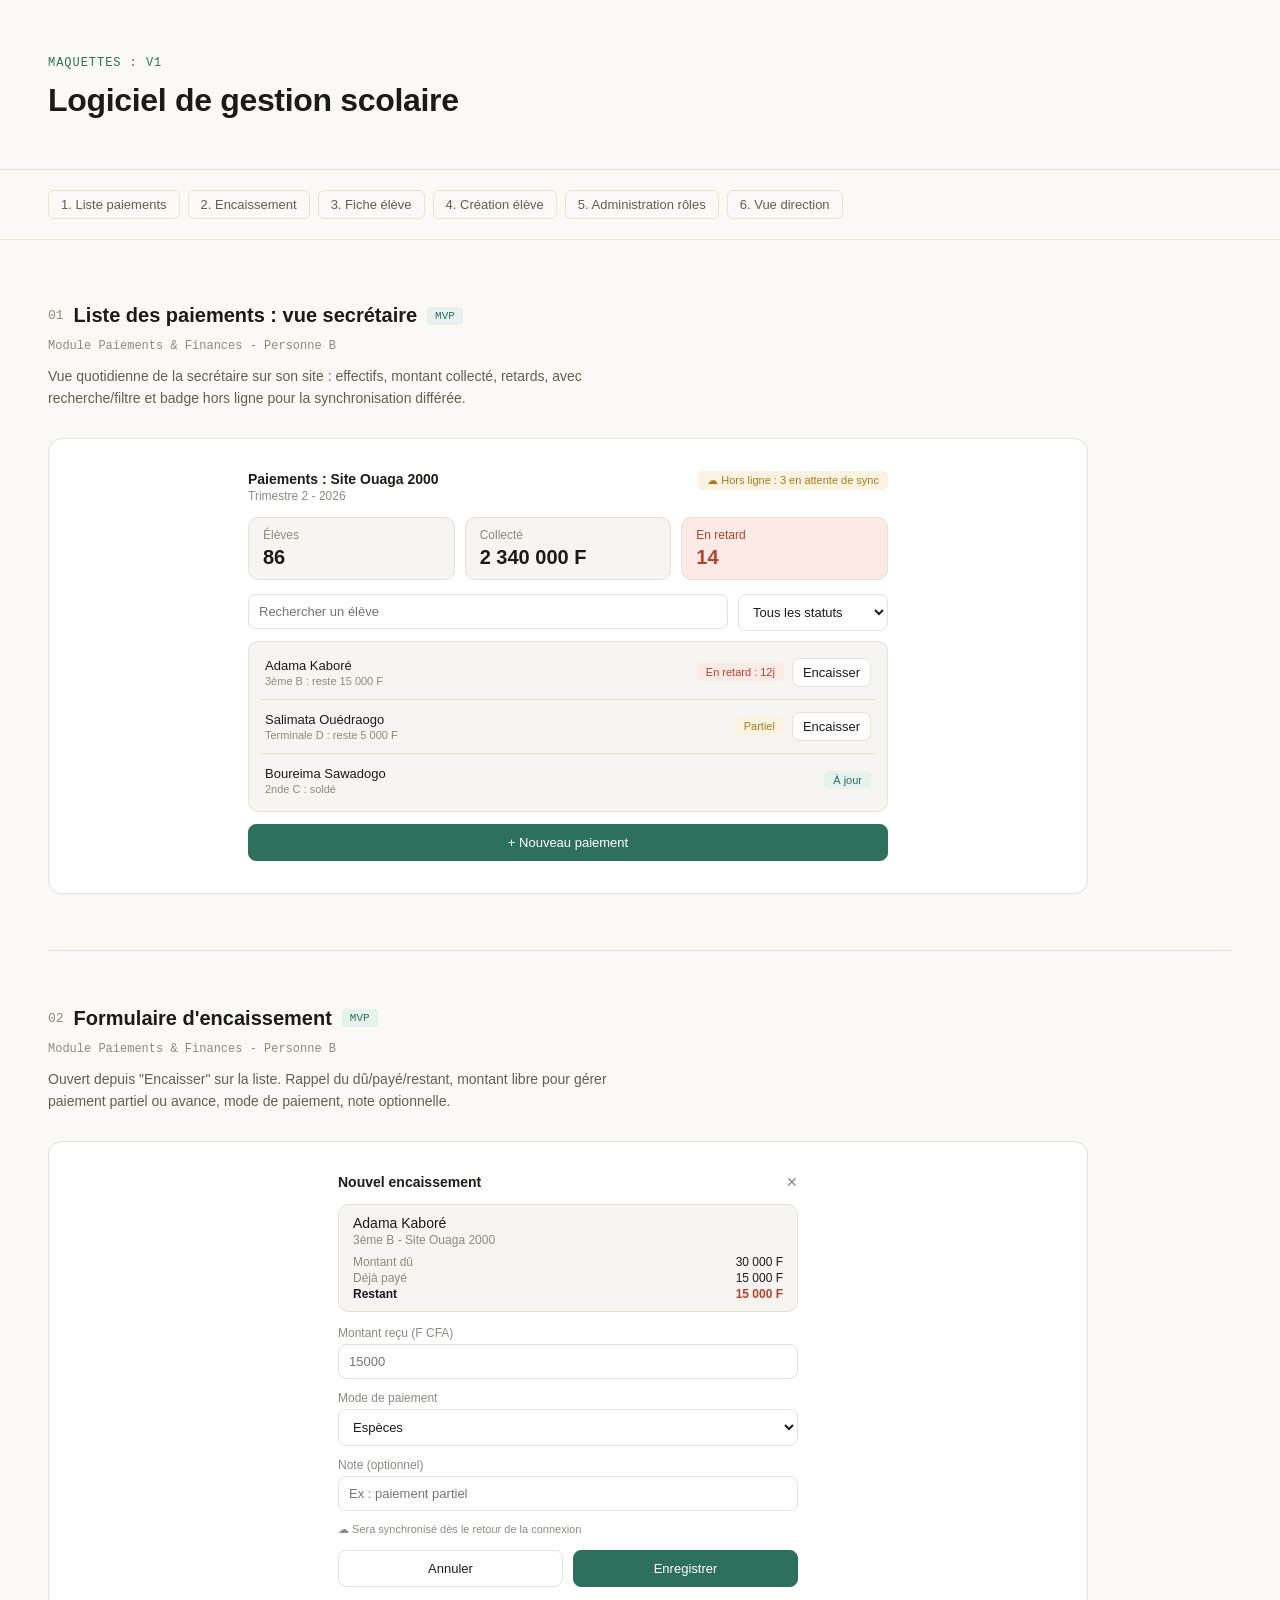
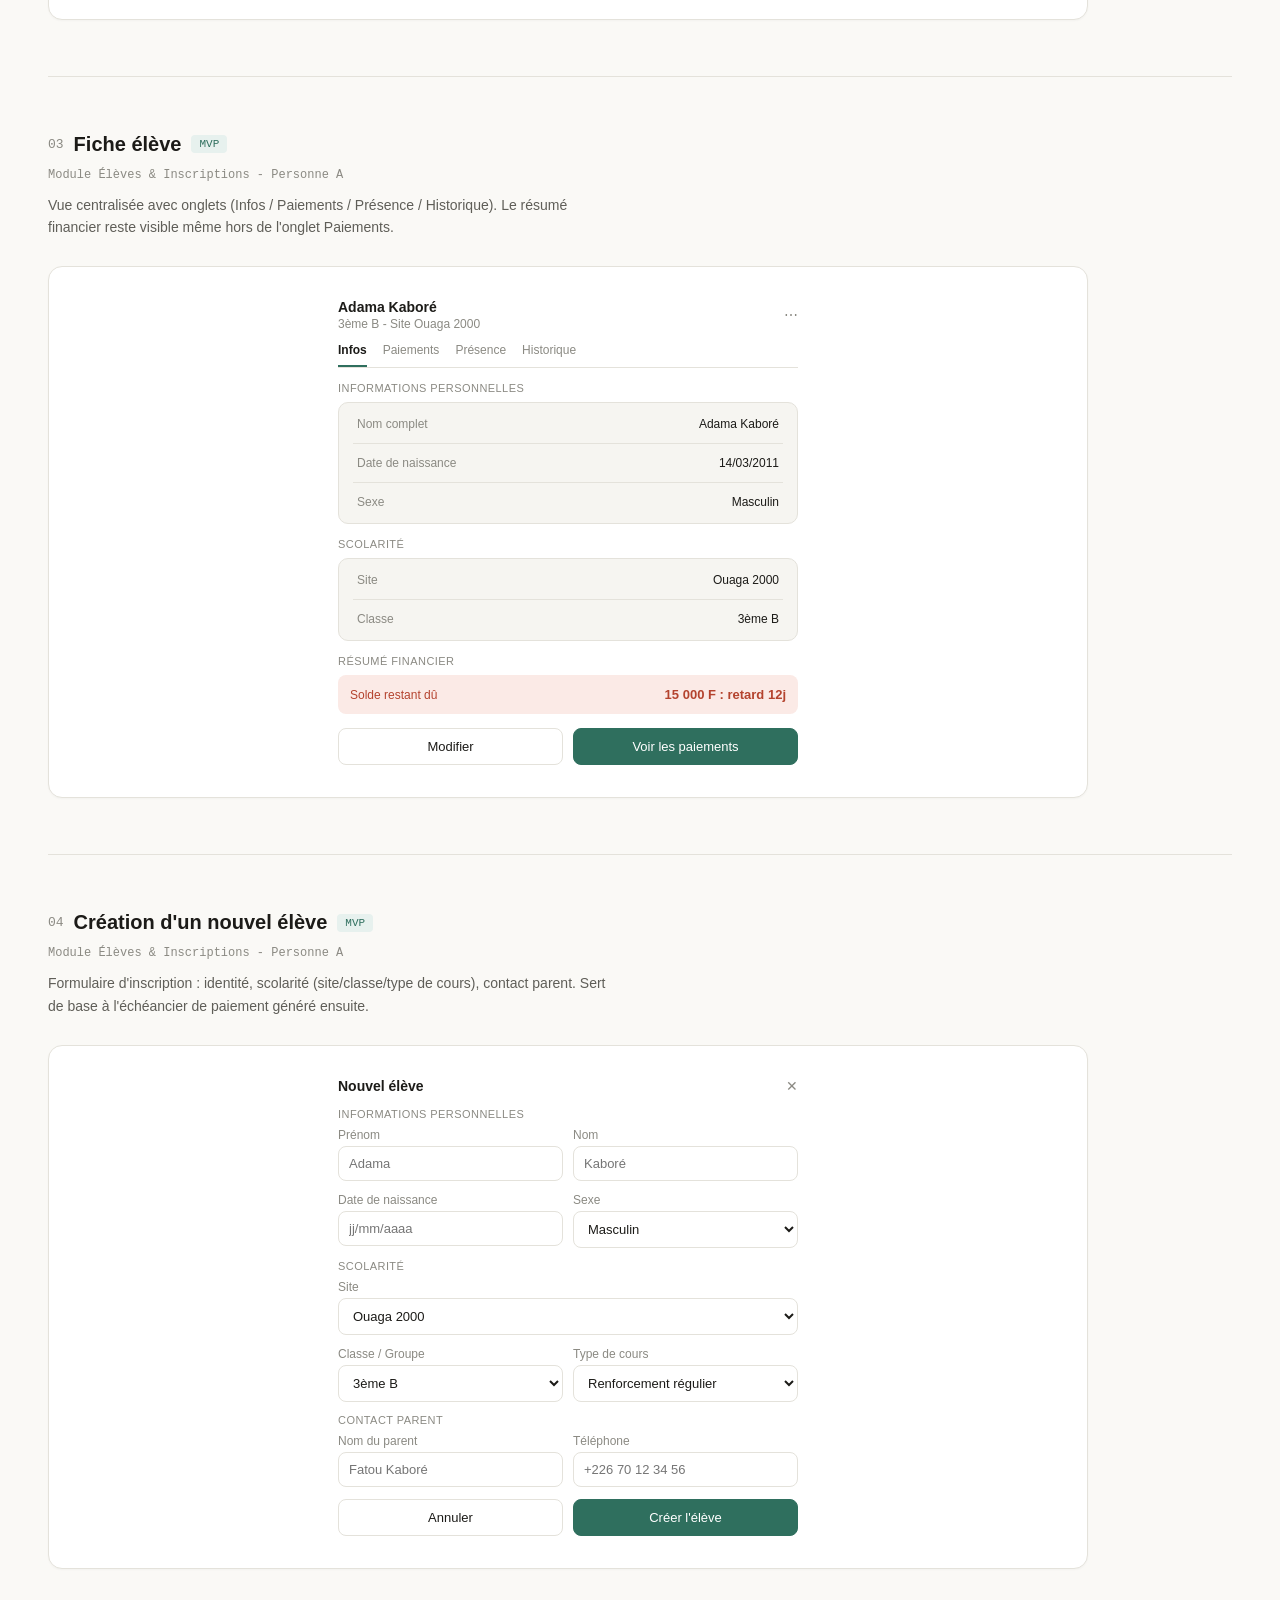
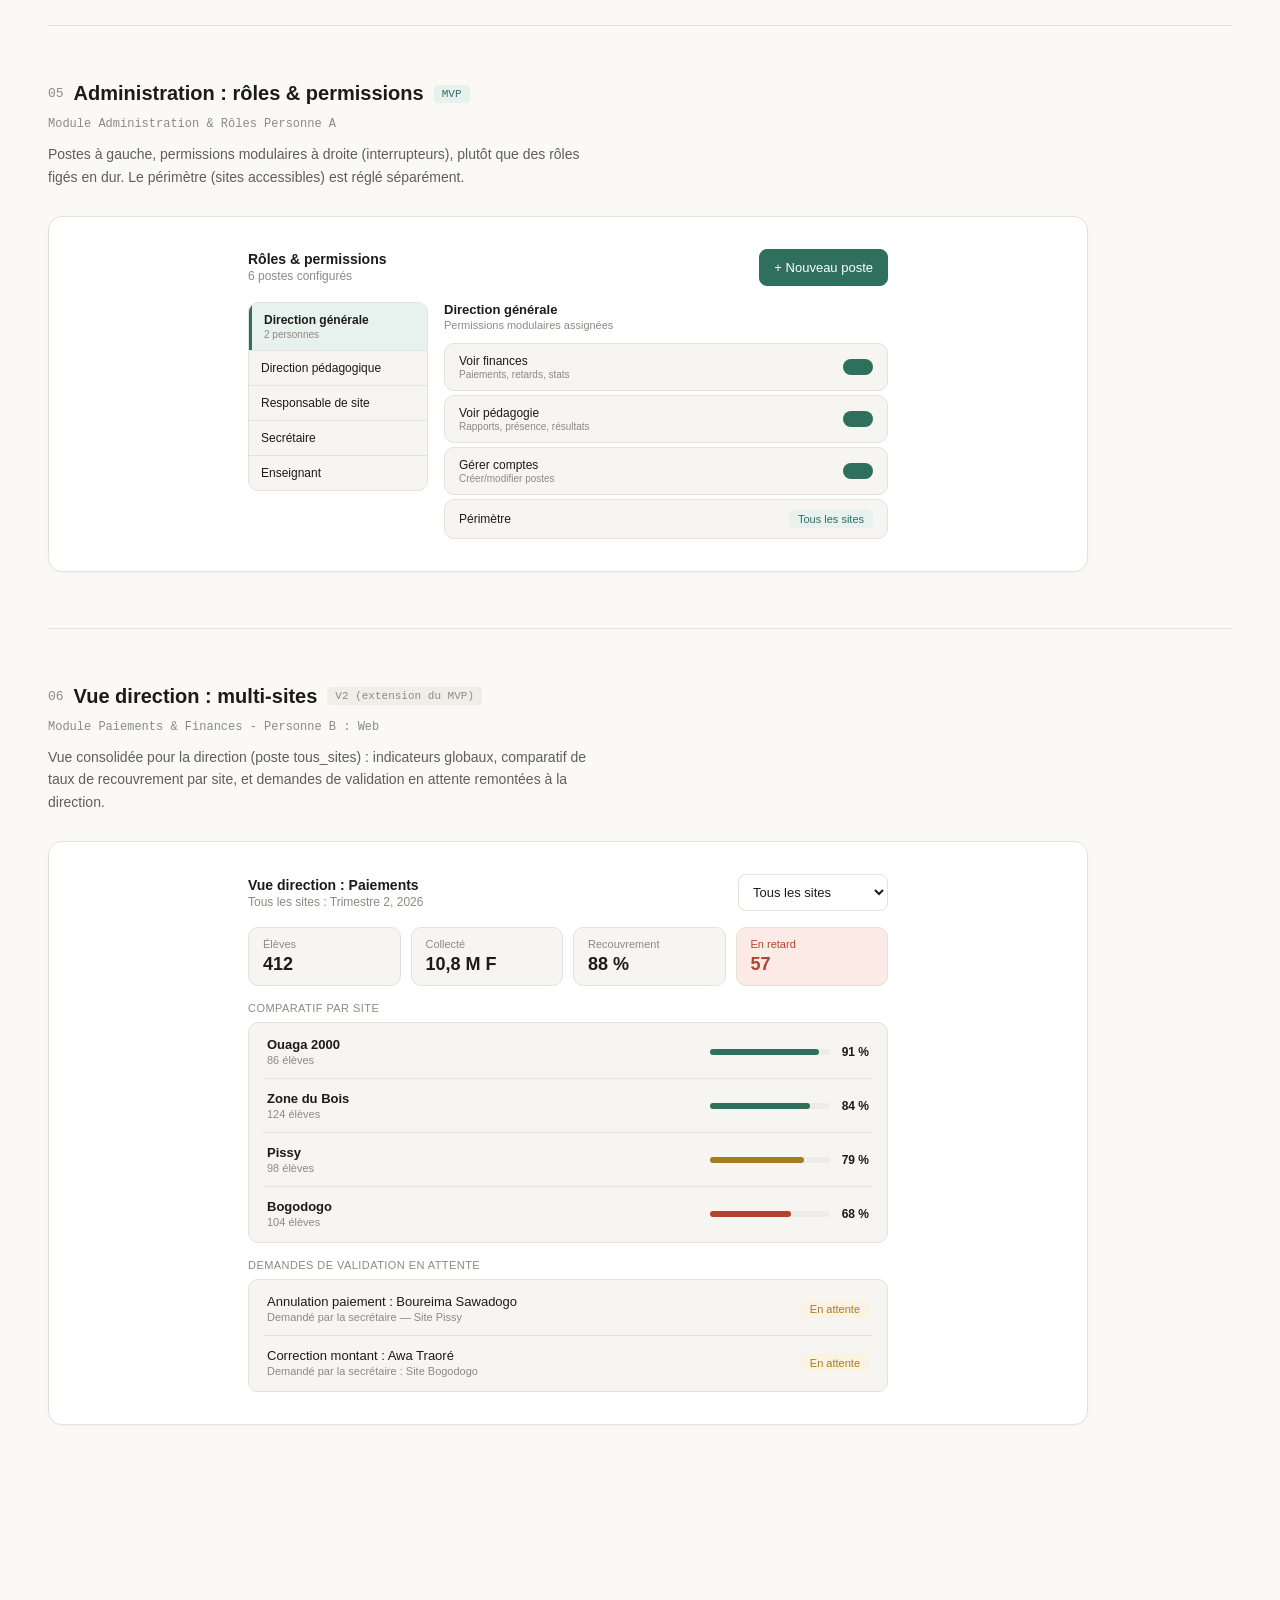
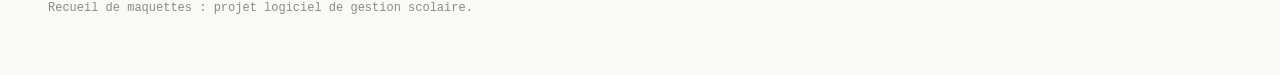
<file: docs/maquettes_logiciel_gestion_scolaire.html>
<!DOCTYPE html>
<html lang="fr">
<head>
<meta charset="UTF-8">
<meta name="viewport" content="width=device-width, initial-scale=1.0">
<title>Maquettes : Logiciel de gestion scolaire</title>
<style>
  :root {
    --ink: #1C1B18;
    --ink-soft: #5F5E58;
    --ink-mute: #8B8A83;
    --paper: #FAF9F6;
    --frame: #FFFFFF;
    --line: #E4E2DB;
    --accent: #2F6F5E;
    --accent-soft: #E7F1EE;
    --danger: #B4432E;
    --danger-soft: #FBEAE6;
    --warn: #A67C1E;
    --warn-soft: #FBF3E1;
    --mono: 'SF Mono', 'JetBrains Mono', Consolas, monospace;
  }
  * { box-sizing: border-box; }
  body {
    margin: 0;
    background: var(--paper);
    color: var(--ink);
    font-family: -apple-system, BlinkMacSystemFont, 'Segoe UI', Helvetica, Arial, sans-serif;
    -webkit-font-smoothing: antialiased;
  }

  header {
    padding: 56px 48px 40px;
    border-bottom: 1px solid var(--line);
  }
  .eyebrow {
    font-family: var(--mono);
    font-size: 12px;
    letter-spacing: 0.08em;
    text-transform: uppercase;
    color: var(--accent);
    margin: 0 0 12px;
  }
  h1 {
    font-size: 32px;
    font-weight: 600;
    margin: 0 0 10px;
    letter-spacing: -0.01em;
  }
  header p.desc {
    font-size: 15px;
    color: var(--ink-soft);
    max-width: 640px;
    line-height: 1.55;
    margin: 0;
  }

  nav {
    display: flex;
    flex-wrap: wrap;
    gap: 8px;
    padding: 20px 48px;
    border-bottom: 1px solid var(--line);
    position: sticky;
    top: 0;
    background: rgba(250,249,246,0.92);
    backdrop-filter: blur(6px);
    z-index: 10;
  }
  nav a {
    font-size: 13px;
    text-decoration: none;
    color: var(--ink-soft);
    padding: 6px 12px;
    border-radius: 6px;
    border: 1px solid var(--line);
    transition: all 0.15s ease;
  }
  nav a:hover { border-color: var(--accent); color: var(--accent); }

  main { padding: 8px 48px 80px; }

  section.screen {
    padding: 56px 0;
    border-bottom: 1px solid var(--line);
    scroll-margin-top: 80px;
  }
  section.screen:last-child { border-bottom: none; }

  .screen-head {
    display: flex;
    justify-content: space-between;
    align-items: flex-start;
    gap: 24px;
    margin-bottom: 28px;
    max-width: 1040px;
  }
  .screen-title-row {
    display: flex;
    align-items: center;
    gap: 10px;
    margin-bottom: 6px;
  }
  .screen-num {
    font-family: var(--mono);
    font-size: 13px;
    color: var(--ink-mute);
  }
  .screen-title {
    font-size: 20px;
    font-weight: 600;
    margin: 0;
  }
  .badge {
    font-size: 11px;
    font-family: var(--mono);
    padding: 3px 8px;
    border-radius: 4px;
    background: var(--accent-soft);
    color: var(--accent);
    white-space: nowrap;
  }
  .badge.v2 { background: #F1EEE7; color: var(--ink-mute); }
  .screen-owner {
    font-size: 12px;
    color: var(--ink-mute);
    font-family: var(--mono);
  }
  .screen-desc {
    font-size: 14px;
    color: var(--ink-soft);
    line-height: 1.6;
    max-width: 560px;
    margin: 10px 0 0;
  }

  .frame-wrap {
    background: var(--frame);
    border: 1px solid var(--line);
    border-radius: 14px;
    padding: 32px;
    max-width: 1040px;
    box-shadow: 0 1px 2px rgba(0,0,0,0.03);
  }

  /* ---- shared component styles for mockups ---- */
  .mock { max-width: 460px; margin: 0 auto; font-size: 14px; }
  .mock.wide { max-width: 640px; }
  .row { display: flex; justify-content: space-between; align-items: center; }
  .mock-card {
    background: #F6F5F1;
    border: 1px solid var(--line);
    border-radius: 10px;
    padding: 10px 14px;
  }
  .mock label {
    font-size: 12px;
    color: var(--ink-mute);
    display: block;
    margin-bottom: 4px;
  }
  .mock input, .mock select {
    width: 100%;
    font-size: 13px;
    padding: 9px 10px;
    border: 1px solid var(--line);
    border-radius: 8px;
    background: #fff;
    color: var(--ink);
    font-family: inherit;
  }
  .mock .field { margin-bottom: 12px; }
  .mock .field-pair { display: flex; gap: 10px; }
  .mock .field-pair .field { flex: 1; }
  .btn {
    font-size: 13px;
    padding: 10px 14px;
    border-radius: 8px;
    border: 1px solid var(--line);
    background: #fff;
    color: var(--ink);
    text-align: center;
    cursor: default;
  }
  .btn.primary { background: var(--accent); color: #fff; border-color: var(--accent); }
  .status-pill {
    font-size: 11px;
    padding: 3px 9px;
    border-radius: 5px;
    white-space: nowrap;
  }
  .status-pill.danger { background: var(--danger-soft); color: var(--danger); }
  .status-pill.warn { background: var(--warn-soft); color: var(--warn); }
  .status-pill.ok { background: var(--accent-soft); color: var(--accent); }
  .list-row {
    display: flex; justify-content: space-between; align-items: center;
    padding: 12px 4px; border-bottom: 1px solid var(--line);
  }
  .list-row:last-child { border-bottom: none; }
  .list-row .name { font-size: 13px; margin: 0; }
  .list-row .sub { font-size: 11px; color: var(--ink-mute); margin: 2px 0 0; }
  .section-label {
    font-size: 11px; color: var(--ink-mute); text-transform: uppercase;
    letter-spacing: 0.04em; margin: 0 0 8px;
  }

  footer {
    padding: 40px 48px 60px;
    color: var(--ink-mute);
    font-size: 12px;
    font-family: var(--mono);
  }

  @media (max-width: 720px) {
    header, nav, main, footer { padding-left: 20px; padding-right: 20px; }
    .frame-wrap { padding: 18px; }
  }
</style>
</head>
<body>

<header>
  <p class="eyebrow">Maquettes : v1</p>
  <h1>Logiciel de gestion scolaire</h1>
</header>

<nav>
  <a href="#paiements-liste">1. Liste paiements</a>
  <a href="#paiements-encaissement">2. Encaissement</a>
  <a href="#eleve-fiche">3. Fiche élève</a>
  <a href="#eleve-creation">4. Création élève</a>
  <a href="#admin-roles">5. Administration rôles</a>
  <a href="#direction-multisites">6. Vue direction</a>
</nav>

<main>

  <!-- SCREEN 1 -->
  <section class="screen" id="paiements-liste">
    <div class="screen-head">
      <div>
        <div class="screen-title-row">
          <span class="screen-num">01</span>
          <h2 class="screen-title">Liste des paiements : vue secrétaire</h2>
          <span class="badge">MVP</span>
        </div>
        <p class="screen-owner">Module Paiements & Finances - Personne B</p>
        <p class="screen-desc">Vue quotidienne de la secrétaire sur son site : effectifs, montant collecté, retards, avec recherche/filtre et badge hors ligne pour la synchronisation différée.</p>
      </div>
    </div>
    <div class="frame-wrap">
      <div class="mock wide">
        <div class="row" style="margin-bottom:14px; align-items:flex-start;">
          <div>
            <p style="margin:0; font-weight:600;">Paiements : Site Ouaga 2000</p>
            <p style="margin:2px 0 0; font-size:12px; color:var(--ink-mute);">Trimestre 2 - 2026</p>
          </div>
          <span class="status-pill warn">☁︎ Hors ligne : 3 en attente de sync</span>
        </div>

        <div style="display:grid; grid-template-columns:repeat(3,1fr); gap:10px; margin-bottom:14px;">
          <div class="mock-card"><p style="margin:0 0 4px; font-size:12px; color:var(--ink-mute);">Élèves</p><p style="margin:0; font-size:20px; font-weight:600;">86</p></div>
          <div class="mock-card"><p style="margin:0 0 4px; font-size:12px; color:var(--ink-mute);">Collecté</p><p style="margin:0; font-size:20px; font-weight:600;">2 340 000 F</p></div>
          <div class="mock-card" style="background:var(--danger-soft);"><p style="margin:0 0 4px; font-size:12px; color:var(--danger);">En retard</p><p style="margin:0; font-size:20px; font-weight:600; color:var(--danger);">14</p></div>
        </div>

        <div class="field-pair" style="margin-bottom:10px;">
          <div class="field" style="margin-bottom:0;"><input placeholder="Rechercher un élève" /></div>
          <select style="max-width:150px;"><option>Tous les statuts</option></select>
        </div>

        <div class="mock-card" style="padding:4px 12px;">
          <div class="list-row">
            <div><p class="name">Adama Kaboré</p><p class="sub">3ème B : reste 15 000 F</p></div>
            <div class="row" style="gap:8px;"><span class="status-pill danger">En retard : 12j</span><span class="btn" style="padding:6px 10px;">Encaisser</span></div>
          </div>
          <div class="list-row">
            <div><p class="name">Salimata Ouédraogo</p><p class="sub">Terminale D : reste 5 000 F</p></div>
            <div class="row" style="gap:8px;"><span class="status-pill warn">Partiel</span><span class="btn" style="padding:6px 10px;">Encaisser</span></div>
          </div>
          <div class="list-row">
            <div><p class="name">Boureima Sawadogo</p><p class="sub">2nde C : soldé</p></div>
            <span class="status-pill ok">À jour</span>
          </div>
        </div>

        <div class="btn primary" style="margin-top:12px;">+ Nouveau paiement</div>
      </div>
    </div>
  </section>

  <!-- SCREEN 2 -->
  <section class="screen" id="paiements-encaissement">
    <div class="screen-head">
      <div>
        <div class="screen-title-row">
          <span class="screen-num">02</span>
          <h2 class="screen-title">Formulaire d'encaissement</h2>
          <span class="badge">MVP</span>
        </div>
        <p class="screen-owner">Module Paiements & Finances - Personne B</p>
        <p class="screen-desc">Ouvert depuis "Encaisser" sur la liste. Rappel du dû/payé/restant, montant libre pour gérer paiement partiel ou avance, mode de paiement, note optionnelle.</p>
      </div>
    </div>
    <div class="frame-wrap">
      <div class="mock">
        <div class="row" style="margin-bottom:14px;">
          <p style="margin:0; font-weight:600;">Nouvel encaissement</p>
          <span style="color:var(--ink-mute);">✕</span>
        </div>
        <div class="mock-card" style="margin-bottom:14px;">
          <p style="margin:0; font-weight:500;">Adama Kaboré</p>
          <p style="margin:2px 0 8px; font-size:12px; color:var(--ink-mute);">3ème B - Site Ouaga 2000</p>
          <div class="row" style="font-size:12px; margin-bottom:2px;"><span style="color:var(--ink-mute);">Montant dû</span><span>30 000 F</span></div>
          <div class="row" style="font-size:12px; margin-bottom:2px;"><span style="color:var(--ink-mute);">Déjà payé</span><span>15 000 F</span></div>
          <div class="row" style="font-size:12px; font-weight:600;"><span>Restant</span><span style="color:var(--danger);">15 000 F</span></div>
        </div>
        <div class="field"><label>Montant reçu (F CFA)</label><input placeholder="15000" /></div>
        <div class="field"><label>Mode de paiement</label><select><option>Espèces</option><option>Orange Money</option><option>Moov Money</option></select></div>
        <div class="field"><label>Note (optionnel)</label><input placeholder="Ex : paiement partiel" /></div>
        <p style="font-size:11px; color:var(--ink-mute); margin:0 0 14px;">☁︎ Sera synchronisé dès le retour de la connexion</p>
        <div class="field-pair"><span class="btn" style="flex:1;">Annuler</span><span class="btn primary" style="flex:1;">Enregistrer</span></div>
      </div>
    </div>
  </section>

  <!-- SCREEN 3 -->
  <section class="screen" id="eleve-fiche">
    <div class="screen-head">
      <div>
        <div class="screen-title-row">
          <span class="screen-num">03</span>
          <h2 class="screen-title">Fiche élève</h2>
          <span class="badge">MVP</span>
        </div>
        <p class="screen-owner">Module Élèves & Inscriptions - Personne A</p>
        <p class="screen-desc">Vue centralisée avec onglets (Infos / Paiements / Présence / Historique). Le résumé financier reste visible même hors de l'onglet Paiements.</p>
      </div>
    </div>
    <div class="frame-wrap">
      <div class="mock">
        <div class="row" style="margin-bottom:12px;">
          <div>
            <p style="margin:0; font-weight:600;">Adama Kaboré</p>
            <p style="margin:2px 0 0; font-size:12px; color:var(--ink-mute);">3ème B - Site Ouaga 2000</p>
          </div>
          <span style="color:var(--ink-mute);">⋯</span>
        </div>
        <div style="display:flex; gap:16px; border-bottom:1px solid var(--line); margin-bottom:14px; font-size:12px;">
          <span style="padding-bottom:8px; border-bottom:2px solid var(--accent); font-weight:600;">Infos</span>
          <span style="padding-bottom:8px; color:var(--ink-mute);">Paiements</span>
          <span style="padding-bottom:8px; color:var(--ink-mute);">Présence</span>
          <span style="padding-bottom:8px; color:var(--ink-mute);">Historique</span>
        </div>

        <p class="section-label">Informations personnelles</p>
        <div class="mock-card" style="margin-bottom:14px; padding:2px 14px;">
          <div class="list-row"><span style="color:var(--ink-mute); font-size:12px;">Nom complet</span><span style="font-size:12px;">Adama Kaboré</span></div>
          <div class="list-row"><span style="color:var(--ink-mute); font-size:12px;">Date de naissance</span><span style="font-size:12px;">14/03/2011</span></div>
          <div class="list-row"><span style="color:var(--ink-mute); font-size:12px;">Sexe</span><span style="font-size:12px;">Masculin</span></div>
        </div>

        <p class="section-label">Scolarité</p>
        <div class="mock-card" style="margin-bottom:14px; padding:2px 14px;">
          <div class="list-row"><span style="color:var(--ink-mute); font-size:12px;">Site</span><span style="font-size:12px;">Ouaga 2000</span></div>
          <div class="list-row"><span style="color:var(--ink-mute); font-size:12px;">Classe</span><span style="font-size:12px;">3ème B</span></div>
        </div>

        <p class="section-label">Résumé financier</p>
        <div class="row" style="background:var(--danger-soft); border-radius:8px; padding:12px; margin-bottom:14px;">
          <span style="font-size:12px; color:var(--danger);">Solde restant dû</span>
          <span style="font-size:13px; font-weight:600; color:var(--danger);">15 000 F : retard 12j</span>
        </div>

        <div class="field-pair"><span class="btn" style="flex:1;">Modifier</span><span class="btn primary" style="flex:1;">Voir les paiements</span></div>
      </div>
    </div>
  </section>

  <!-- SCREEN 4 -->
  <section class="screen" id="eleve-creation">
    <div class="screen-head">
      <div>
        <div class="screen-title-row">
          <span class="screen-num">04</span>
          <h2 class="screen-title">Création d'un nouvel élève</h2>
          <span class="badge">MVP</span>
        </div>
        <p class="screen-owner">Module Élèves & Inscriptions - Personne A</p>
        <p class="screen-desc">Formulaire d'inscription : identité, scolarité (site/classe/type de cours), contact parent. Sert de base à l'échéancier de paiement généré ensuite.</p>
      </div>
    </div>
    <div class="frame-wrap">
      <div class="mock">
        <div class="row" style="margin-bottom:14px;">
          <p style="margin:0; font-weight:600;">Nouvel élève</p>
          <span style="color:var(--ink-mute);">✕</span>
        </div>

        <p class="section-label">Informations personnelles</p>
        <div class="field-pair">
          <div class="field"><label>Prénom</label><input placeholder="Adama" /></div>
          <div class="field"><label>Nom</label><input placeholder="Kaboré" /></div>
        </div>
        <div class="field-pair">
          <div class="field"><label>Date de naissance</label><input placeholder="jj/mm/aaaa" /></div>
          <div class="field"><label>Sexe</label><select><option>Masculin</option><option>Féminin</option></select></div>
        </div>

        <p class="section-label">Scolarité</p>
        <div class="field"><label>Site</label><select><option>Ouaga 2000</option><option>Zone du Bois</option><option>Pissy</option></select></div>
        <div class="field-pair">
          <div class="field"><label>Classe / Groupe</label><select><option>3ème B</option><option>Terminale D</option></select></div>
          <div class="field"><label>Type de cours</label><select><option>Renforcement régulier</option><option>Vacances</option></select></div>
        </div>

        <p class="section-label">Contact parent</p>
        <div class="field-pair">
          <div class="field"><label>Nom du parent</label><input placeholder="Fatou Kaboré" /></div>
          <div class="field"><label>Téléphone</label><input placeholder="+226 70 12 34 56" /></div>
        </div>

        <div class="field-pair"><span class="btn" style="flex:1;">Annuler</span><span class="btn primary" style="flex:1;">Créer l'élève</span></div>
      </div>
    </div>
  </section>

  <!-- SCREEN 5 -->
  <section class="screen" id="admin-roles">
    <div class="screen-head">
      <div>
        <div class="screen-title-row">
          <span class="screen-num">05</span>
          <h2 class="screen-title">Administration : rôles & permissions</h2>
          <span class="badge">MVP</span>
        </div>
        <p class="screen-owner">Module Administration & Rôles  Personne A</p>
        <p class="screen-desc">Postes à gauche, permissions modulaires à droite (interrupteurs), plutôt que des rôles figés en dur. Le périmètre (sites accessibles) est réglé séparément.</p>
      </div>
    </div>
    <div class="frame-wrap">
      <div class="mock wide">
        <div class="row" style="margin-bottom:16px;">
          <div>
            <p style="margin:0; font-weight:600;">Rôles & permissions</p>
            <p style="margin:2px 0 0; font-size:12px; color:var(--ink-mute);">6 postes configurés</p>
          </div>
          <span class="btn primary">+ Nouveau poste</span>
        </div>
        <div style="display:flex; gap:16px;">
          <div style="width:180px; flex-shrink:0;">
            <div class="mock-card" style="padding:0; overflow:hidden;">
              <div style="padding:10px 12px; background:var(--accent-soft); border-left:3px solid var(--accent);">
                <p style="margin:0; font-size:12px; font-weight:600;">Direction générale</p>
                <p style="margin:2px 0 0; font-size:10px; color:var(--ink-mute);">2 personnes</p>
              </div>
              <div style="padding:10px 12px; border-top:1px solid var(--line);"><p style="margin:0; font-size:12px;">Direction pédagogique</p></div>
              <div style="padding:10px 12px; border-top:1px solid var(--line);"><p style="margin:0; font-size:12px;">Responsable de site</p></div>
              <div style="padding:10px 12px; border-top:1px solid var(--line);"><p style="margin:0; font-size:12px;">Secrétaire</p></div>
              <div style="padding:10px 12px; border-top:1px solid var(--line);"><p style="margin:0; font-size:12px;">Enseignant</p></div>
            </div>
          </div>
          <div style="flex:1;">
            <p style="margin:0 0 2px; font-size:13px; font-weight:600;">Direction générale</p>
            <p style="margin:0 0 12px; font-size:11px; color:var(--ink-mute);">Permissions modulaires assignées</p>
            <div class="mock-card" style="margin-bottom:4px;">
              <div class="row"><div><p style="margin:0; font-size:12px;">Voir finances</p><p style="margin:1px 0 0; font-size:10px; color:var(--ink-mute);">Paiements, retards, stats</p></div><span style="width:30px; height:16px; background:var(--accent); border-radius:8px; display:inline-block;"></span></div>
            </div>
            <div class="mock-card" style="margin-bottom:4px;">
              <div class="row"><div><p style="margin:0; font-size:12px;">Voir pédagogie</p><p style="margin:1px 0 0; font-size:10px; color:var(--ink-mute);">Rapports, présence, résultats</p></div><span style="width:30px; height:16px; background:var(--accent); border-radius:8px; display:inline-block;"></span></div>
            </div>
            <div class="mock-card" style="margin-bottom:4px;">
              <div class="row"><div><p style="margin:0; font-size:12px;">Gérer comptes</p><p style="margin:1px 0 0; font-size:10px; color:var(--ink-mute);">Créer/modifier postes</p></div><span style="width:30px; height:16px; background:var(--accent); border-radius:8px; display:inline-block;"></span></div>
            </div>
            <div class="mock-card">
              <div class="row"><span style="font-size:12px;">Périmètre</span><span class="status-pill ok">Tous les sites</span></div>
            </div>
          </div>
        </div>
      </div>
    </div>
  </section>

  <!-- SCREEN 6 -->
  <section class="screen" id="direction-multisites">
    <div class="screen-head">
      <div>
        <div class="screen-title-row">
          <span class="screen-num">06</span>
          <h2 class="screen-title">Vue direction : multi-sites</h2>
          <span class="badge v2">V2 (extension du MVP)</span>
        </div>
        <p class="screen-owner">Module Paiements & Finances - Personne B : Web</p>
        <p class="screen-desc">Vue consolidée pour la direction (poste tous_sites) : indicateurs globaux, comparatif de taux de recouvrement par site, et demandes de validation en attente remontées à la direction.</p>
      </div>
    </div>
    <div class="frame-wrap">
      <div class="mock wide">
        <div class="row" style="margin-bottom:16px;">
          <div>
            <p style="margin:0; font-weight:600;">Vue direction : Paiements</p>
            <p style="margin:2px 0 0; font-size:12px; color:var(--ink-mute);">Tous les sites : Trimestre 2, 2026</p>
          </div>
          <select style="max-width:150px;"><option>Tous les sites</option></select>
        </div>

        <div style="display:grid; grid-template-columns:repeat(4,1fr); gap:10px; margin-bottom:16px;">
          <div class="mock-card"><p style="margin:0 0 4px; font-size:11px; color:var(--ink-mute);">Élèves</p><p style="margin:0; font-size:18px; font-weight:600;">412</p></div>
          <div class="mock-card"><p style="margin:0 0 4px; font-size:11px; color:var(--ink-mute);">Collecté</p><p style="margin:0; font-size:18px; font-weight:600;">10,8 M F</p></div>
          <div class="mock-card"><p style="margin:0 0 4px; font-size:11px; color:var(--ink-mute);">Recouvrement</p><p style="margin:0; font-size:18px; font-weight:600;">88 %</p></div>
          <div class="mock-card" style="background:var(--danger-soft);"><p style="margin:0 0 4px; font-size:11px; color:var(--danger);">En retard</p><p style="margin:0; font-size:18px; font-weight:600; color:var(--danger);">57</p></div>
        </div>

        <p class="section-label">Comparatif par site</p>
        <div class="mock-card" style="margin-bottom:16px; padding:2px 14px;">
          <div class="list-row">
            <div style="flex:1;"><p class="name" style="font-weight:600;">Ouaga 2000</p><p class="sub">86 élèves</p></div>
            <div style="width:120px; height:6px; background:#EDECE6; border-radius:3px; margin:0 12px;"><div style="width:91%; height:100%; background:var(--accent); border-radius:3px;"></div></div>
            <span style="font-size:12px; font-weight:600;">91 %</span>
          </div>
          <div class="list-row">
            <div style="flex:1;"><p class="name" style="font-weight:600;">Zone du Bois</p><p class="sub">124 élèves</p></div>
            <div style="width:120px; height:6px; background:#EDECE6; border-radius:3px; margin:0 12px;"><div style="width:84%; height:100%; background:var(--accent); border-radius:3px;"></div></div>
            <span style="font-size:12px; font-weight:600;">84 %</span>
          </div>
          <div class="list-row">
            <div style="flex:1;"><p class="name" style="font-weight:600;">Pissy</p><p class="sub">98 élèves</p></div>
            <div style="width:120px; height:6px; background:#EDECE6; border-radius:3px; margin:0 12px;"><div style="width:79%; height:100%; background:var(--warn); border-radius:3px;"></div></div>
            <span style="font-size:12px; font-weight:600;">79 %</span>
          </div>
          <div class="list-row">
            <div style="flex:1;"><p class="name" style="font-weight:600;">Bogodogo</p><p class="sub">104 élèves</p></div>
            <div style="width:120px; height:6px; background:#EDECE6; border-radius:3px; margin:0 12px;"><div style="width:68%; height:100%; background:var(--danger); border-radius:3px;"></div></div>
            <span style="font-size:12px; font-weight:600;">68 %</span>
          </div>
        </div>

        <p class="section-label">Demandes de validation en attente</p>
        <div class="mock-card" style="padding:2px 14px;">
          <div class="list-row">
            <div><p class="name">Annulation paiement : Boureima Sawadogo</p><p class="sub">Demandé par la secrétaire — Site Pissy</p></div>
            <span class="status-pill warn">En attente</span>
          </div>
          <div class="list-row">
            <div><p class="name">Correction montant : Awa Traoré</p><p class="sub">Demandé par la secrétaire : Site Bogodogo</p></div>
            <span class="status-pill warn">En attente</span>
          </div>
        </div>
      </div>
    </div>
  </section>

</main>

<footer>
  Recueil de maquettes : projet logiciel de gestion scolaire.
</footer>

</body>
</html>
</file>
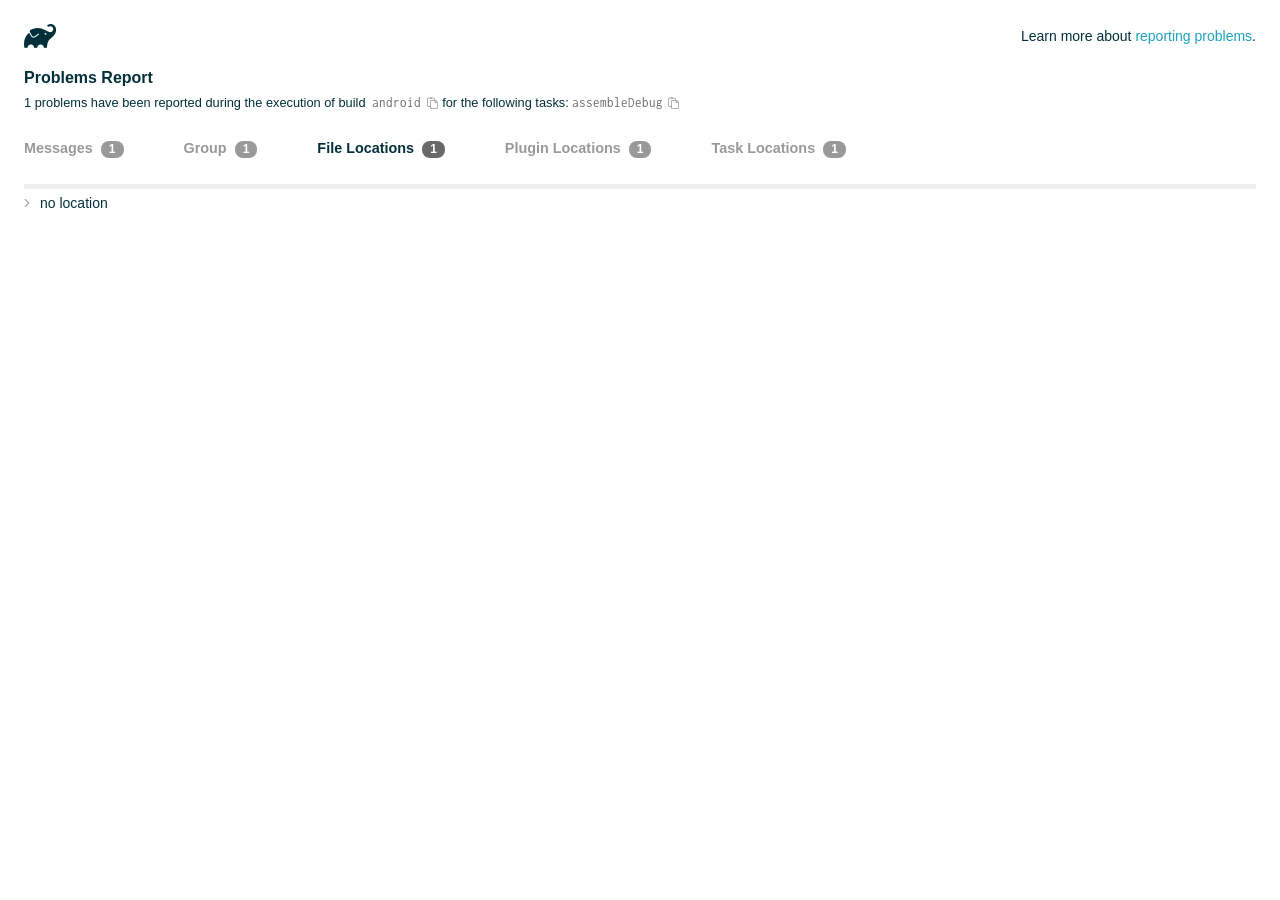
<file: mobile/android/build/reports/problems/problems-report.html>
<!DOCTYPE html>

<html lang="en">
<head>
    <!-- Required meta tags -->
    <meta charset="utf-8">
    <meta name="viewport" content="width=device-width, initial-scale=1, shrink-to-fit=no">

                    <style type="text/css">
                /*! normalize.css v7.0.0 | MIT License | github.com/necolas/normalize.css */
html {
    line-height: 1.15;
    -ms-text-size-adjust: 100%;
    -webkit-text-size-adjust: 100%
}

body {
    margin: 0
}

article, aside, footer, header, nav, section {
    display: block
}

h1 {
    font-size: 2em;
    margin: .67em 0
}

figcaption, figure, main {
    display: block
}

figure {
    margin: 1em 40px
}

hr {
    box-sizing: content-box;
    height: 0;
    overflow: visible
}

pre {
    font-family: monospace, monospace;
    font-size: 1em
}

a {
    background-color: transparent;
    -webkit-text-decoration-skip: objects
}

abbr[title] {
    border-bottom: none;
    text-decoration: underline;
    text-decoration: underline dotted
}

b, strong {
    font-weight: inherit
}

b, strong {
    font-weight: bolder
}

code, kbd, samp {
    font-family: monospace, monospace;
    font-size: 1em
}

dfn {
    font-style: italic
}

mark {
    background-color: #ff0;
    color: #000
}

small {
    font-size: 80%
}

sub, sup {
    font-size: 75%;
    line-height: 0;
    position: relative;
    vertical-align: baseline
}

sub {
    bottom: -.25em
}

sup {
    top: -.5em
}

audio, video {
    display: inline-block
}

audio:not([controls]) {
    display: none;
    height: 0
}

img {
    border-style: none
}

svg:not(:root) {
    overflow: hidden
}

button, input, optgroup, select, textarea {
    font-family: sans-serif;
    font-size: 100%;
    line-height: 1.15;
    margin: 0
}

button, input {
    overflow: visible
}

button, select {
    text-transform: none
}

[type=reset], [type=submit], button, html [type=button] {
    -webkit-appearance: button
}

[type=button]::-moz-focus-inner, [type=reset]::-moz-focus-inner, [type=submit]::-moz-focus-inner, button::-moz-focus-inner {
    border-style: none;
    padding: 0
}

[type=button]:-moz-focusring, [type=reset]:-moz-focusring, [type=submit]:-moz-focusring, button:-moz-focusring {
    outline: 1px dotted ButtonText
}

fieldset {
    padding: .35em .75em .625em
}

legend {
    box-sizing: border-box;
    color: inherit;
    display: table;
    max-width: 100%;
    padding: 0;
    white-space: normal
}

progress {
    display: inline-block;
    vertical-align: baseline
}

textarea {
    overflow: auto
}

[type=checkbox], [type=radio] {
    box-sizing: border-box;
    padding: 0
}

[type=number]::-webkit-inner-spin-button, [type=number]::-webkit-outer-spin-button {
    height: auto
}

[type=search] {
    -webkit-appearance: textfield;
    outline-offset: -2px
}

[type=search]::-webkit-search-cancel-button, [type=search]::-webkit-search-decoration {
    -webkit-appearance: none
}

::-webkit-file-upload-button {
    -webkit-appearance: button;
    font: inherit
}

details, menu {
    display: block
}

summary {
    display: list-item
}

canvas {
    display: inline-block
}

template {
    display: none
}

[hidden] {
    display: none
}

/* configuration cache styles */

.report-wrapper {
    margin: 0;
    padding: 0 24px;
}

.gradle-logo {
    width: 32px;
    height: 24px;
    background-image: url("[data-uri]");
    background-size: contain;
}

.header {
    display: flex;
    flex-wrap: wrap;
    top: 0;
    left: 0;
    width: 100%;
    padding-top: 24px;
    background-color: white;
}

.learn-more {
    margin-left: auto;
    align-self: center;
    font-size: 0.875rem;
    font-weight: normal;
}

.title {
    display: flex;
    align-items: center;
    padding: 18px 0 24px 0;
    flex: 1 0 100%;
}

.content {
    font-size: 0.875rem;
    white-space: nowrap;
}

.content ol:first-of-type {
    margin: 0;
}

.tree-btn {
    cursor: pointer;
    display: inline-block;
    width: 16px;
    height: 16px;
    background-size: contain;
    background-repeat: no-repeat;
    vertical-align: middle;
    margin-top: -0.2em;
}

.tree-btn.collapsed {
    background-image: url('data:image/svg+xml;utf8,<svg xmlns="http://www.w3.org/2000/svg" viewBox="0 0 192 512"><path d="M166.9 264.5l-117.8 116c-4.7 4.7-12.3 4.7-17 0l-7.1-7.1c-4.7-4.7-4.7-12.3 0-17L127.3 256 25.1 155.6c-4.7-4.7-4.7-12.3 0-17l7.1-7.1c4.7-4.7 12.3-4.7 17 0l117.8 116c4.6 4.7 4.6 12.3-.1 17z" fill="%23999999" stroke="%23999999"/></svg>');
}

.tree-btn.expanded {
    background-image: url('data:image/svg+xml;utf8,<svg xmlns="http://www.w3.org/2000/svg" viewBox="0 0 256 512"><path d="M119.5 326.9L3.5 209.1c-4.7-4.7-4.7-12.3 0-17l7.1-7.1c4.7-4.7 12.3-4.7 17 0L128 287.3l100.4-102.2c4.7-4.7 12.3-4.7 17 0l7.1 7.1c4.7 4.7 4.7 12.3 0 17L136.5 327c-4.7 4.6-12.3 4.6-17-.1z" fill="%23999999" stroke="%23999999"/></svg>');
}

ul .tree-btn {
    margin-right: 3px;
}

.leaf-icon {
    display: inline-block;
    width: 16px;
    height: 16px;
    background-image: url('data:image/svg+xml;utf8,<svg xmlns="http://www.w3.org/2000/svg" viewBox="0 0 256 512"><path d="M32 256 H224" stroke="%23999999" stroke-width="48" stroke-linecap="round"/></svg>');
    background-size: contain;
    background-repeat: no-repeat;
    vertical-align: middle;
    margin-top: -0.2em;
}

.invisible-text {
    user-select: all; /* Allow the text to be selectable */
    color: transparent; /* Hide the text */
    text-indent: -9999px; /* Move the text out of view */
    position: relative;
    white-space: pre; /* Preserve meaningful whitespace in the invisible text for copying */
}

.text-for-copy {
    display: inline-block;
}

.enum-icon {
    display: inline-block;
    width: 16px;
    height: 16px;
    background-image: url('data:image/svg+xml;utf8,<svg xmlns="http://www.w3.org/2000/svg" viewBox="0 0 1024 1024"><circle cx="512" cy="512" r="200" /></svg>');
    background-size: contain;
    background-repeat: no-repeat;
    vertical-align: middle;
    margin-inline-start: 0.5ex;
    margin-inline-end: 0.5ex;
    margin-top: -0.2em;
}

.error-icon {
    display: inline-block;
    width: 16px;
    height: 16px;
    background-image: url('data:image/svg+xml;utf8,<svg xmlns="http://www.w3.org/2000/svg" viewBox="0 0 320 512"><path d="M193.94 256L296.5 153.44l21.15-21.15c3.12-3.12 3.12-8.19 0-11.31l-22.63-22.63c-3.12-3.12-8.19-3.12-11.31 0L160 222.06 36.29 98.34c-3.12-3.12-8.19-3.12-11.31 0L2.34 120.97c-3.12 3.12-3.12 8.19 0 11.31L126.06 256 2.34 379.71c-3.12 3.12-3.12 8.19 0 11.31l22.63 22.63c3.12 3.12 8.19 3.12 11.31 0L160 289.94 262.56 392.5l21.15 21.15c3.12 3.12 8.19 3.12 11.31 0l22.63-22.63c3.12-3.12 3.12-8.19 0-11.31L193.94 256z" fill="%23FC461E" stroke="%23FC461E"/></svg>');
    background-size: contain;
    background-repeat: no-repeat;
    vertical-align: middle;
    margin-inline-start: 0.5ex;
    margin-inline-end: 0.5ex;
    margin-top: -0.2em;
}

.advice-icon {
    display: inline-block;
    width: 16px;
    height: 16px;
    background-image: url('data:image/svg+xml;utf8,<svg width="800px" height="800px" viewBox="-4.93 0 122.88 122.88" version="1.1" id="Layer_1" xmlns="http://www.w3.org/2000/svg" xmlns:xlink="http://www.w3.org/1999/xlink"  style="enable-background:new 0 0 113.01 122.88" xml:space="preserve"><g><path d="M44.13,102.06c-1.14,0.03-2.14-0.81-2.3-1.96c-0.17-1.2,0.64-2.31,1.82-2.54c-1.3-7.37-4.85-11.43-8.6-15.72 c-2.92-3.34-5.95-6.81-8.34-11.92c-2.35-5.03-3.64-10.23-3.6-15.63c0.05-5.4,1.42-10.96,4.4-16.71c0.02-0.04,0.04-0.07,0.06-0.11 l0,0c3.91-6.62,9.38-11.04,15.47-13.52c5.11-2.09,10.66-2.8,16.1-2.3c5.42,0.5,10.73,2.2,15.37,4.94 c5.9,3.49,10.75,8.67,13.42,15.21c1.44,3.54,2.42,7.49,2.54,11.82c0.12,4.31-0.62,8.96-2.61,13.88 c-2.66,6.59-6.18,10.68-9.47,14.51c-3.03,3.53-5.85,6.81-7.42,11.84c0.89,0.21,1.59,0.94,1.73,1.9c0.17,1.24-0.7,2.39-1.94,2.56 l-0.77,0.11c-0.14,1.09-0.23,2.26-0.27,3.51l0.25-0.04c1.24-0.17,2.39,0.7,2.56,1.94c0.17,1.24-0.7,2.39-1.94,2.56l-0.78,0.11 c0.01,0.15,0.02,0.3,0.03,0.45l0,0c0.07,0.88,0.08,1.73,0.03,2.54l0.13-0.02c1.25-0.15,2.38,0.74,2.54,1.98 c0.15,1.25-0.74,2.38-1.98,2.54l-1.68,0.21c-1.2,3.11-3.34,5.48-5.87,6.94c-1.74,1.01-3.67,1.59-5.61,1.71 c-1.97,0.12-3.96-0.25-5.78-1.13c-2.08-1.02-3.94-2.71-5.29-5.14c-0.65-0.33-1.13-0.97-1.23-1.75c-0.04-0.31-0.01-0.61,0.07-0.89 c-0.39-1.16-0.68-2.43-0.87-3.83l-0.07,0.01c-1.24,0.17-2.39-0.7-2.56-1.94c-0.17-1.24,0.7-2.39,1.94-2.56l0.54-0.08 C44.19,104.32,44.18,103.16,44.13,102.06L44.13,102.06z M2.18,58.86C1.01,58.89,0.04,57.98,0,56.81c-0.04-1.17,0.88-2.14,2.05-2.18 l8.7-0.3c1.17-0.04,2.14,0.88,2.18,2.05c0.04,1.17-0.88,2.14-2.05,2.18L2.18,58.86L2.18,58.86z M110.68,50.25 c1.16-0.12,2.2,0.73,2.32,1.89c0.12,1.16-0.73,2.2-1.89,2.32l-8.66,0.91c-1.16,0.12-2.2-0.73-2.32-1.89 c-0.12-1.16,0.73-2.2,1.89-2.32L110.68,50.25L110.68,50.25z M94.91,14.78c0.65-0.97,1.96-1.23,2.93-0.58 c0.97,0.65,1.23,1.96,0.58,2.93l-4.84,7.24c-0.65,0.97-1.96,1.23-2.93,0.58c-0.97-0.65-1.23-1.96-0.58-2.93L94.91,14.78 L94.91,14.78z M57.63,2.06c0.03-1.17,1-2.09,2.16-2.06c1.17,0.03,2.09,1,2.06,2.16l-0.22,8.7c-0.03,1.17-1,2.09-2.16,2.06 c-1.17-0.03-2.09-1-2.06-2.16L57.63,2.06L57.63,2.06z M13.88,15.53c-0.86-0.8-0.9-2.14-0.11-2.99c0.8-0.86,2.14-0.9,2.99-0.11 l6.37,5.94c0.86,0.8,0.9,2.14,0.11,2.99c-0.8,0.86-2.14,0.9-2.99,0.11L13.88,15.53L13.88,15.53z M47.88,96.95l18.49-2.63 c1.59-6.7,5.05-10.73,8.8-15.08c3.08-3.58,6.36-7.4,8.76-13.34c1.76-4.35,2.41-8.43,2.31-12.19c-0.1-3.75-0.96-7.21-2.24-10.34 c-2.3-5.63-6.51-10.11-11.65-13.15c-4.11-2.43-8.8-3.94-13.59-4.37c-4.77-0.44-9.64,0.19-14.13,2.02 c-5.26,2.15-9.99,5.97-13.39,11.72c-2.64,5.12-3.86,10.02-3.9,14.73c-0.04,4.74,1.11,9.33,3.2,13.8c2.13,4.56,4.97,7.8,7.69,10.92 C42.47,83.9,46.48,88.49,47.88,96.95L47.88,96.95z M65.62,99.02l-17.27,2.45c0.05,1.1,0.07,2.25,0.05,3.47l17.05-2.42 C65.47,101.29,65.52,100.12,65.62,99.02L65.62,99.02z M48.49,109.52c0.12,0.92,0.3,1.76,0.53,2.54l16.55-2.04 c0.11-0.86,0.13-1.77,0.05-2.74l0,0l0-0.02l-0.01-0.17L48.49,109.52L48.49,109.52z M51.37,116.36c0.64,0.67,1.35,1.19,2.1,1.55 c1.15,0.56,2.42,0.79,3.67,0.72c1.29-0.08,2.57-0.47,3.74-1.15c1.1-0.64,2.09-1.53,2.88-2.65L51.37,116.36L51.37,116.36z"/></g></svg>');
    background-size: contain;
    background-repeat: no-repeat;
    vertical-align: middle;
    margin-inline-start: 0.5ex;
    margin-inline-end: 0.5ex;
    margin-top: -0.2em;
}

.warning-icon {
    display: inline-block;
    width: 13px;
    height: 13px;
    background-image: url('data:image/svg+xml;utf8,<svg xmlns="http://www.w3.org/2000/svg" viewBox="0 0 576 512"><path d="M270.2 160h35.5c3.4 0 6.1 2.8 6 6.2l-7.5 196c-.1 3.2-2.8 5.8-6 5.8h-20.5c-3.2 0-5.9-2.5-6-5.8l-7.5-196c-.1-3.4 2.6-6.2 6-6.2zM288 388c-15.5 0-28 12.5-28 28s12.5 28 28 28 28-12.5 28-28-12.5-28-28-28zm281.5 52L329.6 24c-18.4-32-64.7-32-83.2 0L6.5 440c-18.4 31.9 4.6 72 41.6 72H528c36.8 0 60-40 41.5-72zM528 480H48c-12.3 0-20-13.3-13.9-24l240-416c6.1-10.6 21.6-10.7 27.7 0l240 416c6.2 10.6-1.5 24-13.8 24z" fill="%23DEAD22" stroke="%23DEAD22"/></svg>');
    background-size: contain;
    background-repeat: no-repeat;
    vertical-align: middle;
    margin-inline-start: 0.3ex;
    margin-inline-end: 1.1ex;
    margin-top: -0.1em;
}

.documentation-button {
    cursor: pointer;
    display: inline-block;
    width: 13px;
    height: 13px;
    background-image: url('data:image/svg+xml;utf8,<svg xmlns="http://www.w3.org/2000/svg" viewBox="0 0 512 512"><path d="M256 340c-15.464 0-28 12.536-28 28s12.536 28 28 28 28-12.536 28-28-12.536-28-28-28zm7.67-24h-16c-6.627 0-12-5.373-12-12v-.381c0-70.343 77.44-63.619 77.44-107.408 0-20.016-17.761-40.211-57.44-40.211-29.144 0-44.265 9.649-59.211 28.692-3.908 4.98-11.054 5.995-16.248 2.376l-13.134-9.15c-5.625-3.919-6.86-11.771-2.645-17.177C185.658 133.514 210.842 116 255.67 116c52.32 0 97.44 29.751 97.44 80.211 0 67.414-77.44 63.849-77.44 107.408V304c0 6.627-5.373 12-12 12zM256 40c118.621 0 216 96.075 216 216 0 119.291-96.61 216-216 216-119.244 0-216-96.562-216-216 0-119.203 96.602-216 216-216m0-32C119.043 8 8 119.083 8 256c0 136.997 111.043 248 248 248s248-111.003 248-248C504 119.083 392.957 8 256 8z" fill="%23999999" stroke="%23999999"/></svg>');
    background-size: contain;
    background-repeat: no-repeat;
    vertical-align: middle;
    margin-inline-start: 0.5ex;
    margin-inline-end: 0.5ex;
    margin-top: -0.2em;
}

.documentation-button::selection {
    color: transparent;
}

.documentation-button:hover {
    color: transparent;
}

.copy-button {
    cursor: pointer;
    display: inline-block;
    width: 12px;
    height: 12px;
    background-image: url('data:image/svg+xml;utf8,<svg xmlns="http://www.w3.org/2000/svg" viewBox="0 0 448 512"><path d="M433.941 193.941l-51.882-51.882A48 48 0 0 0 348.118 128H320V80c0-26.51-21.49-48-48-48h-66.752C198.643 13.377 180.858 0 160 0s-38.643 13.377-45.248 32H48C21.49 32 0 53.49 0 80v288c0 26.51 21.49 48 48 48h80v48c0 26.51 21.49 48 48 48h224c26.51 0 48-21.49 48-48V227.882a48 48 0 0 0-14.059-33.941zm-22.627 22.627a15.888 15.888 0 0 1 4.195 7.432H352v-63.509a15.88 15.88 0 0 1 7.431 4.195l51.883 51.882zM160 30c9.941 0 18 8.059 18 18s-8.059 18-18 18-18-8.059-18-18 8.059-18 18-18zM48 384c-8.822 0-16-7.178-16-16V80c0-8.822 7.178-16 16-16h66.752c6.605 18.623 24.389 32 45.248 32s38.643-13.377 45.248-32H272c8.822 0 16 7.178 16 16v48H176c-26.51 0-48 21.49-48 48v208H48zm352 96H176c-8.822 0-16-7.178-16-16V176c0-8.822 7.178-16 16-16h144v72c0 13.2 10.8 24 24 24h72v208c0 8.822-7.178 16-16 16z" fill="%23999999" stroke="%23999999"/></svg>');
    background-size: contain;
    background-repeat: no-repeat;
    vertical-align: middle;
    margin-inline-start: 0.5ex;
    margin-top: -0.2em;
}

.groups{
    display: flex;
    border-bottom: 1px solid #EDEEEF;
    flex: 1 0 100%;
}

.uncategorized {
    display: flex;
    border-top: 4px solid #EDEEEF;
    flex: 1 0 100%;
}

.group-selector {
    padding: 0 52px 24px 0;
    font-size: 0.9rem;
    font-weight: bold;
    color: #999999;
    cursor: pointer;
}

.group-selector__count {
    margin: 0 8px;
    border-radius: 8px;
    background-color: #999;
    color: #fff;
    padding: 1px 8px 2px;
    font-size: 0.75rem;
}

.group-selector--active {
    color: #02303A;
    cursor: auto;
}

.group-selector--active .group-selector__count {
    background-color: #686868;
}

.group-selector--disabled {
    cursor: not-allowed;
}

.accordion-header {
    cursor: pointer;
}

.container {
    padding-left: 0.5em;
    padding-right: 0.5em;
}

.stacktrace {
    border-radius: 4px;
    overflow-x: auto;
    padding: 0.5rem;
    margin-bottom: 0;
    min-width: 1000px;
}

/* Lato (bold, regular) */
@font-face {
    font-display: swap;
    font-family: Lato;
    font-weight: 500;
    font-style: normal;
    src: url("https://assets.gradle.com/lato/fonts/lato-semibold/lato-semibold.woff2") format("woff2"),
    url("https://assets.gradle.com/lato/fonts/lato-semibold/lato-semibold.woff") format("woff");
}

@font-face {
    font-display: swap;
    font-family: Lato;
    font-weight: bold;
    font-style: normal;
    src: url("https://assets.gradle.com/lato/fonts/lato-bold/lato-bold.woff2") format("woff2"),
    url("https://assets.gradle.com/lato/fonts/lato-bold/lato-bold.woff") format("woff");
}

* {
    -webkit-box-sizing: border-box;
    -moz-box-sizing: border-box;
    box-sizing: border-box;
}

html,
body {
    margin: 0;
    padding: 0;
}

html {
    font-family: "Lato", "Helvetica Neue", Arial, sans-serif;
    font-size: 16px;
    font-weight: 400;
    line-height: 1.5;
}

body {
    color: #02303A;
    background-color: #ffffff;
    -webkit-text-size-adjust: 100%;
    -ms-text-size-adjust: 100%;
    -webkit-font-smoothing: antialiased;
}


/* typography */
h1, h2, h3, h4, h5, h6 {
    color: #02303A;
    text-rendering: optimizeLegibility;
    margin: 0;
}

h1 {
    font-size: 1rem;
}

h2 {
    font-size: 0.9rem;
}

h3 {
    font-size: 1.125rem;
}

h4, h5, h6 {
    font-size: 0.875rem;
}

h1 code {
    font-weight: bold;
}

ul, ol, dl {
    list-style-position: outside;
    line-height: 1.6;
    padding: 0;
    margin: 0 0 0 20px;
    list-style-type: none;
}

li {
    line-height: 2;
}

a {
    color: #1DA2BD;
    text-decoration: none;
    transition: all 0.3s ease, visibility 0s;
}

a:hover {
    color: #35c1e4;
}

/* code */
code, pre {
    font-family: Inconsolata, Monaco, "Courier New", monospace;
    font-style: normal;
    font-variant-ligatures: normal;
    font-variant-caps: normal;
    font-variant-numeric: normal;
    font-variant-east-asian: normal;
    font-weight: normal;
    font-stretch: normal;
    color: #686868;
}

*:not(pre) > code {
    letter-spacing: 0;
    padding: 0.1em 0.5ex;
    text-rendering: optimizeSpeed;
    word-spacing: -0.15em;
    word-wrap: break-word;
}

pre {
    font-size: 0.75rem;
    line-height: 1.8;
    margin-top: 0;
    margin-bottom: 1.5em;
    padding: 1rem;
}

pre code {
    background-color: transparent;
    color: inherit;
    line-height: 1.8;
    font-size: 100%;
    padding: 0;
}

a code {
    color: #1BA8CB;
}

pre.code, pre.programlisting, pre.screen, pre.tt {
    background-color: #f7f7f8;
    border-radius: 4px;
    font-size: 1em;
    line-height: 1.45;
    margin-bottom: 1.25em;
    overflow-x: auto;
    padding: 1rem;
}

li em, p em {
    padding: 0 1px;
}

code em, tt em {
    text-decoration: none;
}

code + .copy-button {
    margin-inline-start: 0.2ex;
}

.java-exception {
    font-size: 0.75rem;
    padding-left: 24px;
}

.java-exception ul {
    margin: 0;
    line-height: inherit;
}

.java-exception code {
    white-space: pre;
}

.java-exception-part-toggle {
    user-select: none;
    cursor: pointer;
    border-radius: 2px;
    padding: 0.1em 0.2em;
    background: azure;
    color: #686868;
}

                </style>
    <!-- Inconsolata is used as a default monospace font in the report. -->
    <link rel="stylesheet" href="https://fonts.googleapis.com/css?family=Inconsolata:400,700" />

    <title>Gradle Configuration Cache</title>
</head>
<body>

<div id="playground"></div>

<div class="report" id="report">
    Loading...
</div>

<script type="text/javascript">
function configurationCacheProblems() { return (
// begin-report-data
{"diagnostics":[{"locations":[{"pluginId":"kotlin-android"}],"problem":[{"text":"Deprecated 'org.jetbrains.kotlin.android' plugin usage"}],"severity":"WARNING","problemDetails":[{"text":"The 'org.jetbrains.kotlin.android' plugin in project ':app' is no longer required for Kotlin support since AGP 9.0."}],"contextualLabel":"Deprecated 'org.jetbrains.kotlin.android' plugin usage","documentationLink":"https://kotl.in/gradle/agp-built-in-kotlin","problemId":[{"name":"kgp:deprecation","displayName":"Kotlin Gradle Plugin Deprecation"},{"name":"kotlin","displayName":"Kotlin"},{"name":"deprecated-kotlin-android-plugin","displayName":"Deprecated 'org.jetbrains.kotlin.android' plugin usage"}],"solutions":[[{"text":"Remove both `android.builtInKotlin=true` and `android.newDsl=false` from `gradle.properties`, then migrate to built-in Kotlin."}]]}],"problemsReport":{"totalProblemCount":1,"buildName":"android","requestedTasks":"assembleDebug","documentationLink":"https://docs.gradle.org/9.3.1/userguide/reporting_problems.html","documentationLinkCaption":"Problem report","summaries":[]}}
// end-report-data
);}
</script>
                <script type="text/javascript">
                !function(n,t){"object"==typeof exports&&"object"==typeof module?module.exports=t():"function"==typeof define&&define.amd?define([],t):"object"==typeof exports?exports["configuration-cache-report"]=t():n["configuration-cache-report"]=t()}(globalThis,()=>{return void 0===Math.imul&&(Math.imul=function(n,t){return(4294901760&n)*(65535&t)+(65535&n)*(0|t)|0}),void 0===ArrayBuffer.isView&&(ArrayBuffer.isView=function(n){return null!=n&&null!=n.__proto__&&n.__proto__.__proto__===Int8Array.prototype.__proto__}),void 0===Array.prototype.fill&&Object.defineProperty(Array.prototype,"fill",{value:function(n){if(null==this)throw new TypeError("this is null or not defined");for(var t=Object(this),r=t.length>>>0,i=0|arguments[1],e=i<0?Math.max(r+i,0):Math.min(i,r),u=arguments[2],o=void 0===u?r:0|u,a=o<0?Math.max(r+o,0):Math.min(o,r);e<a;)t[e]=n,e++;return t}}),[Int8Array,Int16Array,Uint16Array,Int32Array,Float32Array,Float64Array].forEach(function(n){void 0===n.prototype.fill&&Object.defineProperty(n.prototype,"fill",{value:Array.prototype.fill})}),void 0===Math.clz32&&(Math.clz32=(n=Math.log,t=Math.LN2,function(r){var i=r>>>0;return 0===i?32:31-(n(i)/t|0)|0})),globalThis["org.gradle.buildtool.internal:configuration-cache-report"]=function(n){"use strict";var t,r,i,e,u,o,a,f,s,c,h,l,_,v,g,d,w,b,m,p,k,y,q,j,B,C,x,P,S,I,z,T,L,E,M,N,A,F,D,O,R,H,$,G,U,Q,V,W,Y,K,Z,J,X,nn,tn,rn,en,un,on,an,fn,sn,cn,hn,ln,_n,vn,gn,dn,wn,bn,mn,pn,kn,yn,qn,jn,Bn,Cn,xn,Pn,Sn,In,zn,Tn,Ln=Math.imul,En=ArrayBuffer.isView,Mn=Math.clz32;function Nn(){}function An(){}function Fn(){}function Dn(n,t){if(!(t>=0))throw ue($t("Requested element count "+t+" is less than zero."));return function(n,t){if(!(t>=0))throw ue($t("Requested element count "+t+" is less than zero."));if(0===t)return ou();if(t>=n.length)return function(n){switch(n.length){case 0:return ou();case 1:return $r(n[0]);default:return function(n){return oi(function(n,t){return new hu(n,t=t!==b&&t)}(n))}(n)}}(n);if(1===t)return $r(n[0]);var r=0,i=ui(t),e=0,u=n.length;n:for(;e<u;){var o=n[e];if(e=e+1|0,i.h(o),(r=r+1|0)===t)break n}return i}(n,tt(n.length-t|0,0))}function On(n,t,r,i,e,u,o){return t=t===b?", ":t,r=r===b?"":r,i=i===b?"":i,e=e===b?-1:e,u=u===b?"...":u,o=o===b?null:o,function(n,t,r,i,e,u,o,a){r=r===b?", ":r,i=i===b?"":i,e=e===b?"":e,u=u===b?-1:u,o=o===b?"...":o,a=a===b?null:a,t.i(i);var f=0,s=0,c=n.length;n:for(;s<c;){var h=n[s];if(s=s+1|0,(f=f+1|0)>1&&t.i(r),!(u<0||f<=u))break n;Tu(t,h,a)}return u>=0&&f>u&&t.i(o),t.i(e),t}(n,Le(),t,r,i,e,u,o).toString()}function Rn(n){return n.length-1|0}function Hn(n,t,r,i,e,u,o){return t=t===b?", ":t,r=r===b?"":r,i=i===b?"":i,e=e===b?-1:e,u=u===b?"...":u,o=o===b?null:o,$n(n,Le(),t,r,i,e,u,o).toString()}function $n(n,t,r,i,e,u,o,a){r=r===b?", ":r,i=i===b?"":i,e=e===b?"":e,u=u===b?-1:u,o=o===b?"...":o,a=a===b?null:a,t.i(i);var f=0,s=n.j();n:for(;s.k();){var c=s.l();if((f=f+1|0)>1&&t.i(r),!(u<0||f<=u))break n;Tu(t,c,a)}return u>=0&&f>u&&t.i(o),t.i(e),t}function Gn(n){return new nt(n)}function Un(n){if(n.m())throw we("List is empty.");return n.n(0)}function Qn(n){if(zr(n,vt)){var t;switch(n.o()){case 0:t=ou();break;case 1:t=$r(zr(n,_t)?n.n(0):n.j().l());break;default:t=Vn(n)}return t}return au(Zn(n))}function Vn(n){return oi(n)}function Wn(n){if(zr(n,vt)&&n.o()<=1)return Qn(n);var t=Zn(n);return function(n){var t=(n.o()/2|0)-1|0;if(t<0)return k;var r=fu(n),i=0;if(i<=t)do{var e=i;i=i+1|0;var u=n.n(e);n.z1(e,n.n(r)),n.z1(r,u),r=r-1|0}while(e!==t)}(t),t}function Yn(n,t){if(!(t>=0))throw ue($t("Requested element count "+t+" is less than zero."));return function(n,t){if(!(t>=0))throw ue($t("Requested element count "+t+" is less than zero."));if(0===t)return ou();if(zr(n,vt)){if(t>=n.o())return Qn(n);if(1===t)return $r(function(n){if(zr(n,_t))return Un(n);var t=n.j();if(!t.k())throw we("Collection is empty.");return t.l()}(n))}var r=0,i=ui(t),e=n.j();n:for(;e.k();){var u=e.l();if(i.h(u),(r=r+1|0)===t)break n}return au(i)}(n,tt(n.o()-t|0,0))}function Kn(n,t){if(!(t>=0))throw ue($t("Requested element count "+t+" is less than zero."));if(0===t)return ou();var r=n.o();if(t>=r)return Qn(n);if(1===t)return $r(Jn(n));var i=ui(t);if(zr(n,Yi)){var e=r-t|0;if(e<r)do{var u=e;e=e+1|0,i.h(n.n(u))}while(e<r)}else for(var o=n.p(r-t|0);o.k();){var a=o.l();i.h(a)}return i}function Zn(n){return zr(n,vt)?Vn(n):Xn(n,ei())}function Jn(n){if(n.m())throw we("List is empty.");return n.n(fu(n))}function Xn(n,t){for(var r=n.j();r.k();){var i=r.l();t.h(i)}return t}function nt(n){this.r_1=n}function tt(n,t){return n<t?t:n}function rt(n,t){return n>t?t:n}function it(n,t){return E.u(n,t,-1)}function et(n,t){return new bu(n,t)}function ut(n){var t=n.j();if(!t.k())return ou();var r=t.l();if(!t.k())return $r(r);var i=ei();for(i.h(r);t.k();)i.h(t.l());return i}function ot(n){this.v_1=n}function at(n,t){this.w_1=n,this.x_1=t}function ft(n){return n}function st(n,t){return n-t|0}function ct(n){return n}function ht(n){return String.fromCharCode(n)}function lt(){}function _t(){}function vt(){}function gt(){}function dt(){}function wt(){}function bt(){}function mt(n,t){this.g1_1=n,this.h1_1=t}function pt(n){var t=null==n?null:$t(n);return null==t?"null":t}function kt(){t=this,this.j1_1=new yt(0,-2147483648),this.k1_1=new yt(-1,2147483647),this.l1_1=8,this.m1_1=64}function yt(n,r){null==t&&new kt,Fn.call(this),this.n1_1=n,this.o1_1=r}function qt(n){var t=n>>5,r=new Int32Array(t+1|0),i=1<<(31&n);return r[t]=r[t]|i,r}function jt(){}function Bt(n){this.y1_1=n,this.x1_1=0}function Ct(){return It(),r}function xt(){return It(),i}function Pt(){return It(),e}function St(){return It(),u}function It(){a||(a=!0,r=new ArrayBuffer(8),i=new Float64Array(Ct()),new Float32Array(Ct()),e=new Int32Array(Ct()),xt()[0]=-1,u=0!==Pt()[0]?1:0,o=1-St()|0)}function zt(n,t){return Tt(n)?Lt(n,t):n.b(t)}function Tt(n){return"string"==typeof n}function Lt(n,t){return n.charCodeAt(t)}function Et(n){return Tt(n)?n.length:n.a()}function Mt(n,t,r){return Tt(n)?Re(n,t,r):n.c(t,r)}function Nt(n){return $t(n)}function At(n,t){var r;switch(typeof n){case"number":r="number"==typeof t?Ft(n,t):t instanceof yt?Ft(n,t.v1()):Dt(n,t);break;case"string":case"boolean":r=Dt(n,t);break;default:r=function(n,t){return n.d(t)}(n,t)}return r}function Ft(n,t){var r;if(n<t)r=-1;else if(n>t)r=1;else if(n===t){var i;if(0!==n)i=0;else{var e=1/n;i=e===1/t?0:e<0?-1:1}r=i}else r=n!=n?t!=t?0:1:-1;return r}function Dt(n,t){return n<t?-1:n>t?1:0}function Ot(n){if(!("kotlinHashCodeValue$"in n)){var t=Rt(),r=new Object;r.value=t,r.enumerable=!1,Object.defineProperty(n,"kotlinHashCodeValue$",r)}return n.kotlinHashCodeValue$}function Rt(){return 4294967296*Math.random()|0}function Ht(n){return n=n===b?null:n,Object.create(n)}function $t(n){return null==n?"null":function(n){return t=n,Array.isArray(t)||En(n);var t}(n)?"[...]":"function"!=typeof n.toString?function(n){return Object.prototype.toString.call(n)}(n):n.toString()}function Gt(n){if(null==n)return 0;var t,r=typeof n;switch(r){case"object":t="function"==typeof n.hashCode?n.hashCode():Ot(n);break;case"function":t=Ot(n);break;case"number":t=function(n){return It(),(0|n)===n?Sr(n):(xt()[0]=n,Ln(Pt()[(It(),o)],31)+Pt()[St()]|0)}(n);break;case"boolean":t=Ut(n);break;case"string":t=Qt(String(n));break;case"bigint":t=function(n){for(var t=BigInt(32),r=BigInt(4294967295),i=n<0?-n:n,e=0,u=n<0?-1:1;0!=i;){var o=Number(i&r);e=Ln(31,e)+o|0,i>>=t}return Ln(e,u)}(n);break;case"symbol":t=function(n){var t,r=(t=n,Symbol.keyFor(t)!=b?(f===b&&(f=new Map),f):(s===b&&(s=new WeakMap),s)),i=r.get(n);if(i!==b)return i;var e=Rt();return r.set(n,e),e}(n);break;default:t=function(){throw new Error("Unexpected typeof `"+r+"`")}()}return t}function Ut(n){return n?1231:1237}function Qt(n){var t=0,r=0,i=n.length-1|0;if(r<=i)do{var e=r;r=r+1|0;var u=n.charCodeAt(e);t=Ln(t,31)+u|0}while(e!==i);return t}function Vt(n,t){return null==n?null==t:null!=t&&("object"==typeof n&&"function"==typeof n.equals?n.equals(t):n!=n?t!=t:"number"==typeof n&&"number"==typeof t?n===t&&(0!==n||1/n==1/t):n===t)}function Wt(n,t){null!=Error.captureStackTrace?Error.captureStackTrace(n,t):n.stack=(new Error).stack}function Yt(n){return n.prototype}function Kt(n){return n===b}function Zt(n,t,r){Jt(n,"message",function(n,t){var r;if(Kt(n)){var i;if(Kt(t))i=n;else{var e=null==t?null:t.toString();i=null==e?b:e}r=i}else r=null==n?b:n;return r}(t,r)),Jt(n,"cause",r),Jt(n,"name",Object.getPrototypeOf(n).constructor.name)}function Jt(n,t,r){Object.defineProperty(n,t,{configurable:!0,writable:!0,value:r})}function Xt(n){var t;return null==n?function(){throw Ce()}():t=n,t}function nr(){throw Pe()}function tr(){throw Ie()}function rr(){return qr(),c}function ir(){return qr(),h}function er(){return qr(),l}function ur(){return qr(),v}function or(){return qr(),g}function ar(n,t){if(qr(),_r(n,t))return 0;var r=gr(n),i=gr(t);return r&&!i?-1:!r&&i?1:gr(sr(n,t))?-1:1}function fr(n,t){qr();var r=n.o1_1>>>16|0,i=65535&n.o1_1,e=n.n1_1>>>16|0,u=65535&n.n1_1,o=t.o1_1>>>16|0,a=65535&t.o1_1,f=t.n1_1>>>16|0,s=0,c=0,h=0,l=0;return s=(s=s+((c=(c=c+((h=(h=h+((l=l+(u+(65535&t.n1_1)|0)|0)>>>16|0)|0)+(e+f|0)|0)>>>16|0)|0)+(i+a|0)|0)>>>16|0)|0)+(r+o|0)|0,new yt((h&=65535)<<16|(l&=65535),(s&=65535)<<16|(c&=65535))}function sr(n,t){return qr(),fr(n,t.s1())}function cr(n,t){if(qr(),dr(n))return rr();if(dr(t))return rr();if(_r(n,ur()))return wr(t)?ur():rr();if(_r(t,ur()))return wr(n)?ur():rr();if(gr(n))return gr(t)?cr(br(n),br(t)):br(cr(br(n),t));if(gr(t))return br(cr(n,br(t)));if(mr(n,or())&&mr(t,or()))return pr(hr(n)*hr(t));var r=n.o1_1>>>16|0,i=65535&n.o1_1,e=n.n1_1>>>16|0,u=65535&n.n1_1,o=t.o1_1>>>16|0,a=65535&t.o1_1,f=t.n1_1>>>16|0,s=65535&t.n1_1,c=0,h=0,l=0,_=0;return l=l+((_=_+Ln(u,s)|0)>>>16|0)|0,_&=65535,h=(h=h+((l=l+Ln(e,s)|0)>>>16|0)|0)+((l=(l&=65535)+Ln(u,f)|0)>>>16|0)|0,l&=65535,c=(c=(c=c+((h=h+Ln(i,s)|0)>>>16|0)|0)+((h=(h&=65535)+Ln(e,f)|0)>>>16|0)|0)+((h=(h&=65535)+Ln(u,a)|0)>>>16|0)|0,h&=65535,c=c+(((Ln(r,s)+Ln(i,f)|0)+Ln(e,a)|0)+Ln(u,o)|0)|0,new yt(l<<16|_,(c&=65535)<<16|h)}function hr(n){return qr(),4294967296*n.o1_1+function(n){return qr(),n.n1_1>=0?n.n1_1:4294967296+n.n1_1}(n)}function lr(n,t){if(qr(),t<2||36<t)throw ie("radix out of range: "+t);if(dr(n))return"0";if(gr(n)){if(_r(n,ur())){var r=vr(t),i=n.r1(r),e=sr(cr(i,r),n).u1();return lr(i,t)+e.toString(t)}return"-"+lr(br(n),t)}for(var u=2===t?31:t<=10?9:t<=21?7:t<=35?6:5,o=pr(Math.pow(t,u)),a=n,f="";;){var s=a.r1(o),c=sr(a,cr(s,o)).u1().toString(t);if(dr(a=s))return c+f;for(;c.length<u;)c="0"+c;f=c+f}}function _r(n,t){return qr(),n.o1_1===t.o1_1&&n.n1_1===t.n1_1}function vr(n){return qr(),new yt(n,n<0?-1:0)}function gr(n){return qr(),n.o1_1<0}function dr(n){return qr(),0===n.o1_1&&0===n.n1_1}function wr(n){return qr(),!(1&~n.n1_1)}function br(n){return qr(),n.s1()}function mr(n,t){return qr(),ar(n,t)<0}function pr(n){if(qr(),(t=n)!=t)return rr();if(n<=-0x8000000000000000)return ur();if(n+1>=0x8000000000000000)return qr(),_;if(n<0)return br(pr(-n));var t,r=4294967296;return new yt(n%r|0,n/r|0)}function kr(n,t){return qr(),ar(n,t)>0}function yr(n,t){return qr(),ar(n,t)>=0}function qr(){d||(d=!0,c=vr(0),h=vr(1),l=vr(-1),_=new yt(-1,2147483647),v=new yt(0,-2147483648),g=vr(16777216))}function jr(n,t,r,i,e,u,o,a,f){null!=e&&(t.prototype=Object.create(e.prototype),t.prototype.constructor=t);var s=function(n,t,r,i,e,u){return{kind:n,simpleName:t,associatedObjectKey:i,associatedObjects:e,suspendArity:u,$kClass$:b,defaultConstructor:r,iid:"interface"===n?(w===b&&(w=0),w=w+1|0):b}}(n,r,i,a,f,o);t.$metadata$=s,null!=u&&((Vt(s.iid,b)?t.prototype:t).$imask$=function(n){for(var t=1,r=[],i=0,e=n.length;i<e;){var u=n[i];i=i+1|0;var o=t,a=u.prototype.$imask$,f=null==a?u.$imask$:a;null!=f&&(r.push(f),o=f.length);var s=u.$metadata$.iid,c=null==s?null:qt(s);null!=c&&(r.push(c),o=Math.max(o,c.length)),o>t&&(t=o)}return function(n,t){for(var r=0,i=new Int32Array(n);r<n;){for(var e=r,u=0,o=0,a=t.length;o<a;){var f=t[o];o=o+1|0,e<f.length&&(u|=f[e])}i[e]=u,r=r+1|0}return i}(t,r)}(u))}function Br(n,t,r,i,e,u,o,a){jr("class",n,t,r,i,e,u,o,a)}function Cr(n,t,r,i,e,u,o,a){jr("object",n,t,r,i,e,u,o,a)}function xr(n,t,r,i,e,u,o,a){jr("interface",n,t,r,i,e,u,o,a)}function Pr(n,t,r,i){Cr(n,"Companion",b,t,r,i,b,b)}function Sr(n){return n instanceof yt?n.u1():function(n){return n>2147483647?2147483647:n<-2147483648?-2147483648:0|n}(n)}function Ir(n,t){return new Pu(n,t)}function zr(n,t){return function(n,t){var r=n.$imask$;return null!=r&&function(n,t){var r=t>>5;if(r>n.length)return!1;var i=1<<(31&t);return!(0===(n[r]&i))}(r,t)}(n,t.$metadata$.iid)}function Tr(n){return"string"==typeof n||zr(n,Nn)}function Lr(n){return new fi(n)}function Er(n,t,r){for(var i=new Int32Array(r),e=0,u=0,o=0,a=0,f=n.length;a<f;){var s=Lt(n,a);a=a+1|0;var c=t[ct(s)];if(u|=(31&c)<<o,c<32){var h=e;e=h+1|0,i[h]=u,u=0,o=0}else o=o+5|0}return i}function Mr(n,t){for(var r=0,i=n.length-1|0,e=-1,u=0;r<=i;)if(t>(u=n[e=(r+i|0)/2|0]))r=e+1|0;else{if(t===u)return e;i=e-1|0}return e-(t<u?1:0)|0}function Nr(){m=this;var n="ABCDEFGHIJKLMNOPQRSTUVWXYZabcdefghijklmnopqrstuvwxyz0123456789+/",t=new Int32Array(128),r=0,i=Et(n)-1|0;if(r<=i)do{var e=r;r=r+1|0,t[ct(Lt(n,e))]=e}while(r<=i);var u=Er("[base64]/DxENVNU+B9zCwBwBPPCkDPNnBPqDYY1R8B7FkFgTgwGgwUwmBgKwBuBScmEP/BPPPPPPrBP8B7F1B/ErBqC6B7BiBmBfQsBUwCw/KwqIwLwETPcPjQgJxFgBlBsD",t,222),o=new Int32Array(u.length),a=0,f=u.length-1|0;if(a<=f)do{var s=a;a=a+1|0,o[s]=0===s?u[s]:o[s-1|0]+u[s]|0}while(a<=f);this.a2_1=o,this.b2_1=Er("[base64]/BPPPPPPBPf4FrBjEhBpC3B5BKaWPrBOwCk/KsCuLqDHPbPxPsFtEaaqDL",t,222),this.c2_1=Er("[base64]//v+85BkwvoIsgoyI4yguI0whiwEowri4CoghsJowgqYowgm4DkwgsY/nwnzPowhmYkg6wI8yggZswikwHgxgmIoxgqYkwgk4DkxgmIkgoioBsgssoBgzgyI8g9gL8g9kI0wgwJoxgkoC0wgioFkw/[base64]//3q16B///q1qBH/qlqq9Bholqq9B1i00a1q10qD1op1HkwmigEigiy6Cptogq1Bixo1kDq7/j00B2qgoBWGFm1lz50B6s5q1+BGWhggzhwBFFhgk4//Bo2jigE8wguI8wguI8wgugUog1qoB4qjmIwwi2KgkYHHH4lBgiFWkgIWoghssMmz5smrBZ3q1y50B5sm7gzBtz1smzB5smz50BqzqtmzB5sgzqzBF2/9//5BowgoIwmnkzPkwgk4C8ys65BkgoqI0wgy6FghquZo2giY0ghiIsgh24B4ghsQ8QF/v1q1OFs0O8iCHHF1qggz/B8wg6Iznv+//B08QgohsjK0QGFk7hsQ4gB",t,222)}function Ar(){return null==m&&new Nr,m}function Fr(){p=this,this.d2_1=new Int32Array([170,186,688,704,736,837,890,7468,7544,7579,8305,8319,8336,8560,9424,11388,42652,42864,43e3,43868]),this.e2_1=new Int32Array([1,1,9,2,5,1,1,63,1,37,1,1,13,16,26,2,2,1,2,4])}function Dr(){return null==p&&new Fr,p}function Or(){}function Rr(){}function Hr(n){return function(n){if(n.m())return[];for(var t=n.o(),r=Array(t),i=n.j(),e=0;i.k();){var u=e;e=u+1|0,r[u]=i.l()}return r}(n)}function $r(n){return new fi([n])}function Gr(n){return n<0&&function(){throw ke("Index overflow has happened.")}(),n}function Ur(n){return void 0!==n.toArray?n.toArray():Hr(n)}function Qr(n){return function(n,t){for(var r=0,i=n.length;r<i;){var e=n[r];r=r+1|0,t.h(e)}return t}(i=[n],(t=i.length,r=Ht(Yt(yi)),ki(t,1,r),r));var t,r,i}function Vr(){Ve.call(this)}function Wr(n){this.i2_1=n,this.g2_1=0,this.h2_1=-1}function Yr(n,t){this.m2_1=n,Wr.call(this,n),P.o2(t,this.m2_1.o()),this.g2_1=t}function Kr(){Vr.call(this),this.r2_1=0}function Zr(){iu.call(this),this.y2_1=null,this.z2_1=null}function Jr(){Vr.call(this)}function Xr(n){if(!(n>=0))throw ue($t("capacity must be non-negative."));return Array(n)}function ni(n,t,r){n.fill(null,t,r)}function ti(n,t){return function(n,t){if(!(t>=0))throw ue($t("Invalid new array size: "+t+"."));return function(n,t){var r=n.slice(0,t);void 0!==n.$type$&&(r.$type$=n.$type$);var i=n.length;if(t>i)for(r.length=t;i<t;){var e=i;i=e+1|0,r[e]=null}return r}(n,t)}(n,t)}function ri(){y=this;var n=ui(0);n.g_1=!0,this.h3_1=n}function ii(){return null==y&&new ri,y}function ei(){return n=Ht(Yt(fi)),fi.call(n,[]),n;var n}function ui(n){return function(n,t){if(fi.call(t,[]),!(n>=0))throw ue($t("Negative initial capacity: "+n));return t}(n,Ht(Yt(fi)))}function oi(n){return function(n,t){var r=Ur(n);return fi.call(t,r),t}(n,Ht(Yt(fi)))}function ai(n,t){return P.i3(t,n.o()),t}function fi(n){ii(),Kr.call(this),this.f_1=n,this.g_1=!1}function si(n,t,r,i,e){if(r===i)return n;var u=(r+i|0)/2|0,o=si(n,t,r,u,e),a=si(n,t,u+1|0,i,e),f=o===t?n:t,s=r,c=u+1|0,h=r;if(h<=i)do{var l=h;if(h=h+1|0,s<=u&&c<=i){var _=o[s],v=a[c];e.compare(_,v)<=0?(f[l]=_,s=s+1|0):(f[l]=v,c=c+1|0)}else s<=u?(f[l]=o[s],s=s+1|0):(f[l]=a[c],c=c+1|0)}while(l!==i);return f}function ci(n,t){return(3&n)-(3&t)|0}function hi(n){return function(n,t){Zr.call(t),_i.call(t),t.p3_1=n}(Ci(),n),n}function li(){return hi(Ht(Yt(_i)))}function _i(){this.q3_1=null}function vi(n){Vr.call(this),this.s3_1=n}function gi(n){di.call(this,n)}function di(n){Jr.call(this),this.z3_1=n}function wi(n){this.f4_1=n}function bi(n){Vr.call(this),this.g4_1=n}function mi(n,t){return Jr.call(t),yi.call(t),t.h4_1=n,t}function pi(n){return mi(Ci(),n),n}function ki(n,t,r){return mi(function(n,t){return function(n,t,r){if(xi(n,r),!(t>0))throw ue($t("Non-positive load factor: "+t));return r}(n,t,Ht(Yt($i)))}(n,t),r),r}function yi(){}function qi(n,t){return 0===(r=Ln(tt(t,1),3))?0:1<<31-Mn(r);var r}function ji(n,t){return Mn(t)+1|0}function Bi(n){if(n.t4_1.q4_1!==n.v4_1)throw je("The backing map has been modified after this entry was obtained.")}function Ci(){return xi(8,n=Ht(Yt($i))),n;var n}function xi(n,t){return $i.call(t,Xr(n),null,new Int32Array(n),new Int32Array(qi(0,n)),2,0),t}function Pi(n){return n.j4_1.length}function Si(n){return n.m4_1.length}function Ii(n){n.q4_1=n.q4_1+1|0}function zi(n,t){!function(n,t){var r=Pi(n)-n.o4_1|0,i=n.o4_1-n.o()|0;return r<t&&(i+r|0)>=t&&i>=(Pi(n)/4|0)}(n,t)?function(n,t){if(t<0)throw ve("too many elements");if(t>Pi(n)){var r=P.w4(Pi(n),t);n.j4_1=ti(n.j4_1,r);var i=n,e=n.k4_1;i.k4_1=null==e?null:ti(e,r),n.l4_1=function(n,t){if(!(t>=0))throw ue($t("Invalid new array size: "+t+"."));return function(n,t){for(var r=n.length,i=t.length,e=0,u=t;e<r&&e<i;){var o=e,a=e;e=a+1|0,u[o]=n[a]}return t}(n,new Int32Array(t))}(n.l4_1,r);var u=qi(0,r);u>Si(n)&&Ei(n,u)}}(n,n.o4_1+t|0):Li(n,!0)}function Ti(n,t){return null==t?0:Ln(Gt(t),-1640531527)>>>n.p4_1|0}function Li(n,t){for(var r=0,i=0,e=n.k4_1;r<n.o4_1;){var u=n.l4_1[r];u>=0&&(n.j4_1[i]=n.j4_1[r],null!=e&&(e[i]=e[r]),t&&(n.l4_1[i]=u,n.m4_1[u]=i+1|0),i=i+1|0),r=r+1|0}ni(n.j4_1,i,n.o4_1),null==e||ni(e,i,n.o4_1),n.o4_1=i}function Ei(n,t){Ii(n),n.o4_1>n.r4_1&&Li(n,!1),n.m4_1=new Int32Array(t),n.p4_1=ji(0,t);for(var r=0;r<n.o4_1;){var i=r;if(r=i+1|0,!Mi(n,i))throw ae("This cannot happen with fixed magic multiplier and grow-only hash array. Have object hashCodes changed?")}}function Mi(n,t){for(var r=Ti(n,n.j4_1[t]),i=n.n4_1;;){if(0===n.m4_1[r])return n.m4_1[r]=t+1|0,n.l4_1[t]=r,!0;if((i=i-1|0)<0)return!1;var e=r;r=e-1|0,0===e&&(r=Si(n)-1|0)}}function Ni(n,t){for(var r=Ti(n,t),i=n.n4_1;;){var e=n.m4_1[r];if(0===e)return-1;if(e>0&&Vt(n.j4_1[e-1|0],t))return e-1|0;if((i=i-1|0)<0)return-1;var u=r;r=u-1|0,0===u&&(r=Si(n)-1|0)}}function Ai(){this.x4_1=-1640531527,this.y4_1=8,this.z4_1=2,this.a5_1=-1}function Fi(n){this.b5_1=n,this.c5_1=0,this.d5_1=-1,this.e5_1=this.b5_1.q4_1,this.f5()}function Di(n){Fi.call(this,n)}function Oi(n){Fi.call(this,n)}function Ri(n){Fi.call(this,n)}function Hi(n,t){this.t4_1=n,this.u4_1=t,this.v4_1=this.t4_1.q4_1}function $i(n,t,r,i,e,u){this.j4_1=n,this.k4_1=t,this.l4_1=r,this.m4_1=i,this.n4_1=e,this.o4_1=u,this.p4_1=ji(0,Si(this)),this.q4_1=0,this.r4_1=0,this.s4_1=!1}function Gi(){}function Ui(){return hi(n=Ht(Yt(Qi))),Qi.call(n),n;var n}function Qi(){}function Vi(){return pi(n=Ht(Yt(Wi))),Wi.call(n),n;var n}function Wi(){}function Yi(){}function Ki(){}function Zi(n){Ki.call(this),this.k6_1=n}function Ji(){Xi.call(this)}function Xi(){Ki.call(this),this.m6_1=""}function ne(){if(!B){B=!0;var n="undefined"!=typeof process&&process.versions&&!!process.versions.node;j=n?new Zi(process.stdout):new Ji}}function te(n){return Zt(n),ee.call(n),n}function re(n,t){return Zt(t,n),ee.call(t),t}function ie(n){var t=re(n,Ht(Yt(ee)));return Wt(t,ie),t}function ee(){Wt(this,ee)}function ue(n){var t=function(n,t){return _e(n,t),oe.call(t),t}(n,Ht(Yt(oe)));return Wt(t,ue),t}function oe(){Wt(this,oe)}function ae(n){var t=function(n,t){return _e(n,t),fe.call(t),t}(n,Ht(Yt(fe)));return Wt(t,ae),t}function fe(){Wt(this,fe)}function se(){var n,t=(le(n=Ht(Yt(he))),he.call(n),n);return Wt(t,se),t}function ce(n){var t=function(n,t){return _e(n,t),he.call(t),t}(n,Ht(Yt(he)));return Wt(t,ce),t}function he(){Wt(this,he)}function le(n){return te(n),ge.call(n),n}function _e(n,t){return re(n,t),ge.call(t),t}function ve(n){var t=_e(n,Ht(Yt(ge)));return Wt(t,ve),t}function ge(){Wt(this,ge)}function de(){var n,t=(le(n=Ht(Yt(be))),be.call(n),n);return Wt(t,de),t}function we(n){var t=function(n,t){return _e(n,t),be.call(t),t}(n,Ht(Yt(be)));return Wt(t,we),t}function be(){Wt(this,be)}function me(n){var t=function(n,t){return _e(n,t),pe.call(t),t}(n,Ht(Yt(pe)));return Wt(t,me),t}function pe(){Wt(this,pe)}function ke(n){var t=function(n,t){return _e(n,t),ye.call(t),t}(n,Ht(Yt(ye)));return Wt(t,ke),t}function ye(){Wt(this,ye)}function qe(){var n,t=(le(n=Ht(Yt(Be))),Be.call(n),n);return Wt(t,qe),t}function je(n){var t=function(n,t){return _e(n,t),Be.call(t),t}(n,Ht(Yt(Be)));return Wt(t,je),t}function Be(){Wt(this,Be)}function Ce(){var n,t=(le(n=Ht(Yt(xe))),xe.call(n),n);return Wt(t,Ce),t}function xe(){Wt(this,xe)}function Pe(){var n,t=(le(n=Ht(Yt(Se))),Se.call(n),n);return Wt(t,Pe),t}function Se(){Wt(this,Se)}function Ie(){var n,t=(le(n=Ht(Yt(ze))),ze.call(n),n);return Wt(t,Ie),t}function ze(){Wt(this,ze)}function Te(n){return Ee.call(n,""),n}function Le(){return Te(Ht(Yt(Ee)))}function Ee(n){this.v5_1=n}function Me(n){var t=ht(n).toUpperCase();return t.length>1?n:Lt(t,0)}function Ne(n){return function(n){return 9<=n&&n<=13||28<=n&&n<=32||160===n||n>4096&&(5760===n||8192<=n&&n<=8202||8232===n||8233===n||8239===n||8287===n||12288===n)}(n)}function Ae(){C=this,this.q6_1=new RegExp("[\\\\^$*+?.()|[\\]{}]","g"),this.r6_1=new RegExp("[\\\\$]","g"),this.s6_1=new RegExp("\\$","g")}function Fe(){return null==C&&new Ae,C}function De(n,t){Fe(),this.v6_1=n,this.w6_1=function(n){if(zr(n,vt)){var t;switch(n.o()){case 0:t=yu();break;case 1:t=Qr(zr(n,_t)?n.n(0):n.j().l());break;default:t=Xn(n,(function(n,t,r){ki(n,1,r),Wi.call(r)}(n.o(),0,r=Ht(Yt(Wi))),r))}return t}var r;return function(n){switch(n.o()){case 0:return yu();case 1:return Qr(n.j().l());default:return n}}(Xn(n,Vi()))}(t),this.x6_1=new RegExp(n,Hn(t,"","gu",b,b,b,Oe)),this.y6_1=null,this.z6_1=null}function Oe(n){return n.d7_1}function Re(n,t,r){return Ue(),n.substring(t,r)}function He(n,t){return Ue(),n.substring(t)}function $e(n){this.e7_1=n}function Ge(n,t){return Ue(),function(n,t,r){if(r=r!==b&&r,Ue(),r){var i=n.length,e=t.length,u=Math.min(i,e);if(0===u)return i-e|0;var o=0;if(o<u)do{var a=o;o=o+1|0;var f=Lt(n,a),s=Lt(t,a);if(f!==s&&(f=Me(f))!==(s=Me(s))&&(f=Lt(ht(f).toLowerCase(),0))!==(s=Lt(ht(s).toLowerCase(),0)))return st(f,s)}while(o<u);return i-e|0}return At(n,t)}(n,t,!0)}function Ue(){x||(x=!0,new $e(Ge))}function Qe(n,t,r,i,e,u){return Hu(n,t,r,i,e,u=u!==b&&u)}function Ve(){}function We(n){this.h7_1=n,this.g7_1=0}function Ye(n,t){this.k7_1=n,We.call(this,n),P.o2(t,this.k7_1.o()),this.g7_1=t}function Ke(){this.n2_1=2147483639}function Ze(){Ve.call(this)}function Je(n){this.l7_1=n}function Xe(n,t){return t===n?"(this Map)":pt(t)}function nu(n,t){var r;n:{for(var i=n.s().j();i.k();){var e=i.l();if(Vt(e.a1(),t)){r=e;break n}}r=null}return r}function tu(){}function ru(n){this.m7_1=n,Ve.call(this)}function iu(){this.c3_1=null,this.d3_1=null}function eu(){}function uu(n){return n.length>0?Lr(n):ou()}function ou(){return null==I&&new su,I}function au(n){switch(n.o()){case 0:return ou();case 1:return $r(n.n(0));default:return n}}function fu(n){return n.o()-1|0}function su(){I=this,this.n7_1=new yt(-1478467534,-1720727600)}function cu(){}function hu(n,t){this.o7_1=n,this.p7_1=t}function lu(n,t){return zr(n,vt)?n.o():t}function _u(n,t){if(zr(t,vt))return n.q(t);for(var r=!1,i=t.j();i.k();){var e=i.l();n.h(e)&&(r=!0)}return r}function vu(){}function gu(n,t){this.s7_1=n,this.r7_1=n.t7_1.p(function(n,t){if(!(0<=t&&t<=n.o()))throw me("Position index "+t+" must be in range ["+Ir(0,n.o()).toString()+"].");return n.o()-t|0}(n,t))}function du(n){Ze.call(this),this.t7_1=n}function wu(n){this.v7_1=n,this.u7_1=n.w7_1.j()}function bu(n,t){this.w7_1=n,this.x7_1=t}function mu(n){for(;n.y7_1.k();){var t=n.y7_1.l();if(n.b8_1.e8_1(t)===n.b8_1.d8_1)return n.a8_1=t,n.z7_1=1,k}n.z7_1=0}function pu(n){this.b8_1=n,this.y7_1=n.c8_1.j(),this.z7_1=-1,this.a8_1=null}function ku(n,t,r){t=t===b||t,this.c8_1=n,this.d8_1=t,this.e8_1=r}function yu(){return null==T&&new qu,T}function qu(){T=this,this.f8_1=new yt(1993859828,793161749)}function ju(n,t,r){return Bu(Bu(n,r)-Bu(t,r)|0,r)}function Bu(n,t){var r=n%t|0;return r>=0?r:r+t|0}function Cu(){L=this,this.t_1=new Pu(1,0)}function xu(){return null==L&&new Cu,L}function Pu(n,t){xu(),zu.call(this,n,t,1)}function Su(n,t,r){vu.call(this),this.p8_1=r,this.q8_1=t,this.r8_1=this.p8_1>0?n<=t:n>=t,this.s8_1=this.r8_1?n:this.q8_1}function Iu(){}function zu(n,t,r){if(0===r)throw ue("Step must be non-zero.");if(-2147483648===r)throw ue("Step must be greater than Int.MIN_VALUE to avoid overflow on negation.");this.l8_1=n,this.m8_1=function(n,t,r){var i;if(r>0)i=n>=t?t:t-ju(t,n,r)|0;else{if(!(r<0))throw ue("Step is zero.");i=n<=t?t:t+ju(n,t,0|-r)|0}return i}(n,t,r),this.n8_1=r}function Tu(n,t,r){null!=r?n.i(r(t)):null==t||Tr(t)?n.i(t):t instanceof lt?n.y5(t.t8_1):n.i($t(t))}function Lu(n,t,r){if(n===t)return!0;if(!(r=r!==b&&r))return!1;var i=Me(n),e=Me(t);return i===e||Lt(ht(i).toLowerCase(),0)===Lt(ht(e).toLowerCase(),0)}function Eu(n,t,r,i){if(r=r!==b&&r,i=i===b?0:i,1===t.length){var e=t[0];if(0!==Et(e))return function(n,t,r,i){$u(i);var e=0,u=Mu(n,t,e,r);if(-1===u||1===i)return $r($t(n));var o=i>0,a=ui(o?rt(i,10):10);n:do{var f=$t(Mt(n,e,u));if(a.h(f),e=u+t.length|0,o&&a.o()===(i-1|0))break n;u=Mu(n,t,e,r)}while(-1!==u);var s=$t(Mt(n,e,Et(n)));return a.h(s),a}(n,e,r,i)}for(var u=function(n){return new ot(n)}(function(n,t,r,i,e){r=r===b?0:r,i=i!==b&&i,$u(e=e===b?0:e);var u,o,a=Lr(t);return new Qu(n,r,e,(u=a,o=i,function(n,t){var r=function(n,t,r,i){if(!i&&1===t.o()){var e=function(n){if(zr(n,_t))return function(n){var t;switch(n.o()){case 0:throw we("List is empty.");case 1:t=n.n(0);break;default:throw ue("List has more than one element.")}return t}(n);var t=n.j();if(!t.k())throw we("Collection is empty.");var r=t.l();if(t.k())throw ue("Collection has more than one element.");return r}(t),u=Mu(n,e,r);return u<0?null:Yu(u,e)}var o=Ir(tt(r,0),Et(n));if("string"==typeof n){var a=o.l8_1,f=o.m8_1,s=o.n8_1;if(s>0&&a<=f||s<0&&f<=a)do{var c,h=a;a=a+s|0;n:{for(var l=t.j();l.k();){var _=l.l();if(Qe(_,0,n,h,_.length,i)){c=_;break n}}c=null}if(null!=c)return Yu(h,c)}while(h!==f)}else{var v=o.l8_1,g=o.m8_1,d=o.n8_1;if(d>0&&v<=g||d<0&&g<=v)do{var w,b=v;v=v+d|0;n:{for(var m=t.j();m.k();){var p=m.l();if(Hu(p,0,n,b,p.length,i)){w=p;break n}}w=null}if(null!=w)return Yu(b,w)}while(b!==g)}return null}(n,u,t,o);return null==r?null:Yu(r.m9_1,r.n9_1.length)}))}(n,t,b,r,i)),o=ui(lu(u,10)),a=u.j();a.k();){var f=Ou(n,a.l());o.h(f)}return o}function Mu(n,t,r,i){return r=r===b?0:r,(i=i!==b&&i)||"string"!=typeof n?Nu(n,t,r,Et(n),i):n.indexOf(t,r)}function Nu(n,t,r,i,e,u){var o=(u=u!==b&&u)?it(rt(r,Ru(n)),tt(i,0)):Ir(tt(r,0),rt(i,Et(n)));if("string"==typeof n&&"string"==typeof t){var a=o.l8_1,f=o.m8_1,s=o.n8_1;if(s>0&&a<=f||s<0&&f<=a)do{var c=a;if(a=a+s|0,Qe(t,0,n,c,t.length,e))return c}while(c!==f)}else{var h=o.l8_1,l=o.m8_1,_=o.n8_1;if(_>0&&h<=l||_<0&&l<=h)do{var v=h;if(h=h+_|0,Hu(t,0,n,v,Et(t),e))return v}while(v!==l)}return-1}function Au(n){var t=0,r=Et(n)-1|0,i=!1;n:for(;t<=r;){var e=Ne(zt(n,i?r:t));if(i){if(!e)break n;r=r-1|0}else e?t=t+1|0:i=!0}return Mt(n,t,r+1|0)}function Fu(){this.u8_1=0,this.v8_1=1,this.w8_1=2}function Du(n){this.x8_1=n,this.y8_1=0,this.z8_1=0,this.a9_1=0,this.b9_1=0}function Ou(n,t){return $t(Mt(n,t.k8(),t.o8()+1|0))}function Ru(n){return Et(n)-1|0}function Hu(n,t,r,i,e,u){if(i<0||t<0||t>(Et(n)-e|0)||i>(Et(r)-e|0))return!1;var o=0;if(o<e)do{var a=o;if(o=o+1|0,!Lu(zt(n,t+a|0),zt(r,i+a|0),u))return!1}while(o<e);return!0}function $u(n){if(!(n>=0))throw ue($t("Limit must be non-negative, but was "+n));return k}function Gu(n){if(n.e9_1<0)n.c9_1=0,n.f9_1=null;else{var t;if(n.h9_1.k9_1>0?(n.g9_1=n.g9_1+1|0,t=n.g9_1>=n.h9_1.k9_1):t=!1,t||n.e9_1>Et(n.h9_1.i9_1))n.f9_1=Ir(n.d9_1,Ru(n.h9_1.i9_1)),n.e9_1=-1;else{var r=n.h9_1.l9_1(n.h9_1.i9_1,n.e9_1);if(null==r)n.f9_1=Ir(n.d9_1,Ru(n.h9_1.i9_1)),n.e9_1=-1;else{var i=r.o9(),e=r.p9();n.f9_1=function(n,t){return t<=-2147483648?xu().t_1:Ir(n,t-1|0)}(n.d9_1,i),n.d9_1=i+e|0,n.e9_1=n.d9_1+(0===e?1:0)|0}}n.c9_1=1}}function Uu(n){this.h9_1=n,this.c9_1=-1,this.d9_1=function(n,t,r){if(0>r)throw ue("Cannot coerce value to an empty range: maximum "+r+" is less than minimum 0.");return n<0?0:n>r?r:n}(n.j9_1,0,Et(n.i9_1)),this.e9_1=this.d9_1,this.f9_1=null,this.g9_1=0}function Qu(n,t,r,i){this.i9_1=n,this.j9_1=t,this.k9_1=r,this.l9_1=i}function Vu(n){this.q9_1=n}function Wu(n,t){this.m9_1=n,this.n9_1=t}function Yu(n,t){return new Wu(n,t)}function Ku(n,t){var r,i=n.className;return(r="(^|.*\\s+)"+t+"($|\\s+.*)",function(n,t){return De.call(t,n,yu()),t}(r,Ht(Yt(De)))).a7(i)}function Zu(n,t){this.r9_1=n,this.s9_1=t}function Ju(n){this.t9_1=n}function Xu(n,t,r){var i,e=Ya(),u=ho(),o=Wa().ja(t),a=ho();if(0===Et(r))i=Ua();else{var f=n.la_1,s=null==f?null:new Ju(f).y9(r,"Copy reference to the clipboard");i=null==s?Ua():s}return e.ma([u,o,a,i])}function no(n){n=n===b?null:n,this.la_1=n}function to(n,t,r){co.call(this),this.pa_1=n,this.qa_1=t,this.ra_1=r}function ro(n,t){this.ua_1=n,this.va_1=t}function io(n,t,r){r=r===b?null:r,co.call(this),this.ya_1=n,this.za_1=t,this.ab_1=r}function eo(n,t,r){r=r===b?null:r,co.call(this),this.bb_1=n,this.cb_1=t,this.db_1=r}function uo(n){co.call(this),this.eb_1=n}function oo(n){co.call(this),this.fb_1=n}function ao(n){co.call(this),this.gb_1=n}function fo(n){co.call(this),this.hb_1=n}function so(n){co.call(this),this.ib_1=n}function co(){}function ho(){return bo(),M}function lo(){return bo(),N}function _o(){return bo(),A}function vo(){return bo(),F}function go(n){return bo(),Ya().jb(cf(wo),n)}function wo(n){return bo(),n.kb(["invisible-text","text-for-copy"]),k}function bo(){D||(D=!0,M=go("`"),N=go(" "),A=go("("),F=go(")"))}function mo(n,t){co.call(this),this.lb_1=n,this.mb_1=t}function po(n){co.call(this),this.nb_1=n}function ko(n,t){co.call(this),this.ob_1=n,this.pb_1=t}function yo(n){co.call(this),this.qb_1=n}function qo(n){co.call(this),this.rb_1=n}function jo(n){co.call(this),this.sb_1=n}function Bo(n,t,r){co.call(this),this.tb_1=n,this.ub_1=t,this.vb_1=r}function Co(n){co.call(this),this.wb_1=n}function xo(n){co.call(this),this.xb_1=n}function Po(n){return n.bc_1.zb_1.o()}function So(){if(G)return k;G=!0,O=new No("Inputs",0,"Build configuration inputs"),R=new No("ByMessage",1,"Problems grouped by message"),H=new No("ByLocation",2,"Problems grouped by location"),$=new No("IncompatibleTasks",3,"Incompatible tasks")}function Io(n){Us.call(this),this.cc_1=n}function zo(n){Us.call(this),this.ec_1=n}function To(n){Us.call(this),this.fc_1=n}function Lo(n){Us.call(this),this.gc_1=n}function Eo(n){Ao.call(this),this.hc_1=n}function Mo(n,t,r,i,e,u,o,a){this.ic_1=n,this.jc_1=t,this.kc_1=r,this.lc_1=i,this.mc_1=e,this.nc_1=u,this.oc_1=o,this.pc_1=a}function No(n,t,r){mt.call(this,n,t),this.uc_1=r}function Ao(){Vs.call(this)}function Fo(n,t){var r=Va(),i=cf(Yo),e=Va().ba(cf(Ko),[]),u=function(n,t){var r,i=Va(),e=cf(ta),u=Ya().ja("Learn more about the "),o=nf();return i.ba(e,[u,o.jb(cf((r=t,function(n){return n.fd(r.xc_1),k})),t.wc_1),Ya().ja(".")])}(0,t.kc_1),o=Va().ba(cf(Zo),[Oo(0,t)]),a=Va();return r.ba(i,[e,u,o,a.ba(cf(Jo),[Go(0,ra(),t.pc_1,Po(t.nc_1)),Go(0,ia(),t.pc_1,Po(t.lc_1)),Go(0,ea(),t.pc_1,Po(t.mc_1)),Go(0,ua(),t.pc_1,Po(t.oc_1))])])}function Do(n,t){var r,i,e=Va(),u=cf(Xo);switch(t.pc_1.h1_1){case 0:r=Qo(0,t.nc_1,((i=function(n){return new To(n)}).callableName="<init>",i));break;case 3:r=Qo(0,t.oc_1,function(){var n=function(n){return new Lo(n)};return n.callableName="<init>",n}());break;case 1:r=Qo(0,t.lc_1,function(){var n=function(n){return new zo(n)};return n.callableName="<init>",n}());break;case 2:r=Qo(0,t.mc_1,function(){var n=function(n){return new Io(n)};return n.callableName="<init>",n}());break;default:nr()}return e.ba(u,[r])}function Oo(n,t){return Va().ma([$o(0,t),Ro(0,t)])}function Ro(n,t){for(var r=Va(),i=t.jc_1,e=ei(),u=0,o=i.j();o.k();){var a=o.l(),f=u;u=f+1|0,_u(e,0===Gr(f)?$r(Ho(0,a)):uu([tf().ma([]),Ho(0,a)]))}return r.ka(e)}function Ho(n,t){return Ka().ma([Js(t)])}function $o(n,t){return Qa().ma([Ks().na(t.ic_1)])}function Go(n,t,r,i){var e,u,o;return Va().ba(cf((e=i,u=t,o=r,function(n){return n.w9("group-selector"),0===e?n.w9("group-selector--disabled"):u.equals(o)?n.w9("group-selector--active"):n.x9(function(n){return function(t){return new Eo(n)}}(u)),k})),[Ya().vc(t.uc_1,[Uo(0,i)])])}function Uo(n,t){return Ya().ba(cf(na),[lo(),_o(),Ya().ja(""+t),vo()])}function Qo(n,t,r){return function(n,t,r){var i,e=Va(),u=Za();return e.ma([u.ka(Tf(t,(i=r,function(n){var t,r=n.gd().yb_1;return r instanceof io?uc(i,((t=function(n){return Vo(0,n)}).callableName="viewNode",t),n,r.ya_1,r.za_1,Ws()):r instanceof eo?uc(i,function(){var n=function(n){return Vo(0,n)};return n.callableName="viewNode",n}(),n,r.bb_1,r.cb_1,Ys()):r instanceof mo?uc(i,function(){var n=function(n){return Vo(0,n)};return n.callableName="viewNode",n}(),n,r.lb_1,r.mb_1,b,Uo(0,n.gd().zb_1.o())):r instanceof to?ec(i,n,r):uc(i,function(){var n=function(n){return Vo(0,n)};return n.callableName="viewNode",n}(),n,r)})))])}(0,t.bc_1.yc().zc(),r)}function Vo(n,t){var r;return t instanceof po?Xs((r=t,function(n){return n.id("project "),n.jd(r.nb_1),k})):t instanceof Bo?Xs(function(n){return function(t){return t.id(n.tb_1+" "),t.jd(n.ub_1),t.id(" of "),t.jd(n.vb_1),k}}(t)):t instanceof jo?Xs(function(n){return function(t){return t.id("system property "),t.jd(n.sb_1),k}}(t)):t instanceof ko?Xs(function(n){return function(t){return t.id("task "),t.jd(n.ob_1),t.id(" of type "),t.jd(n.pb_1),k}}(t)):t instanceof qo?Xs(function(n){return function(t){return t.id("bean of type "),t.jd(n.rb_1),k}}(t)):t instanceof Co?Xs(function(n){return function(t){return t.id(n.wb_1),k}}(t)):t instanceof xo?Xs(function(n){return function(t){return t.id("class "),t.jd(n.xb_1),k}}(t)):t instanceof so?Xs(function(n){return function(t){return t.id(n.ib_1),k}}(t)):t instanceof uo?Js(t.eb_1):t instanceof fo?aa(t):Ya().ja($t(t))}function Wo(n){return n.w9("report-wrapper"),k}function Yo(n){return n.w9("header"),k}function Ko(n){return n.w9("gradle-logo"),k}function Zo(n){return n.w9("title"),k}function Jo(n){return n.w9("groups"),k}function Xo(n){return n.w9("content"),k}function na(n){return n.w9("group-selector__count"),k}function ta(n){return n.w9("learn-more"),k}function ra(){return So(),O}function ia(){return So(),R}function ea(){return So(),H}function ua(){return So(),$}function oa(){}function aa(n){var t;return nf().ba(cf((t=n,function(n){return n.w9("documentation-button"),n.fd(t.hb_1),k})),[])}function fa(n,t,r){this.od_1=n,this.pd_1=t,this.qd_1=r}function sa(n,t,r){this.rd_1=n,this.sd_1=t,this.td_1=r}function ca(n,t){for(var r=xa(n),i=t.trace,e=ui(i.length),u=0,o=i.length;u<o;){var a=i[u];u=u+1|0;var f=_a(a);e.h(f)}return new fa(t,r,e)}function ha(n,t){var r,i=null==(r=t.od_1.error)?null:va(r);null==i||n.h(i)}function la(n){return function(n,t,r){var i=null==n.error?null:new io(t,r);return null==i?new eo(t,r):i}(n.od_1,new uo(n.pd_1),wa(n.od_1))}function _a(n){var t;switch(n.kind){case"Project":t=new po(n.path);break;case"Task":t=new ko(n.path,n.type);break;case"TaskPath":t=new yo(n.path);break;case"Bean":t=new qo(n.type);break;case"Field":t=new Bo("field",n.name,n.declaringType);break;case"InputProperty":t=new Bo("input property",n.name,n.task);break;case"OutputProperty":t=new Bo("output property",n.name,n.task);break;case"SystemProperty":t=new jo(n.name);break;case"PropertyUsage":t=new Bo("property",n.name,n.from);break;case"BuildLogic":t=new Co(n.location);break;case"BuildLogicClass":t=new xo(n.type);break;default:t=new so("Gradle runtime")}return t}function va(n){var t=n.parts;if(null==t){var r=n.summary;return null==r?null:new uo(xa(r))}for(var i=n.summary,e=null==i?null:xa(i),u=ei(),o=0,a=t.length;o<a;){var f=t[o];o=o+1|0;var s=da(f);null==s||u.h(s)}for(var c=Hn(u,"\n"),h=ei(),l=0,_=t.length;l<_;){var v=t[l];l=l+1|0;var g=ga(v);null==g||h.h(g)}return new to(e,c,h)}function ga(n){var t=da(n);if(null==t)return null;var r,i,e=ut(new ku(new Vu(t),!0,Ba));return new ro(e,(r=!(null==n.internalText),i=e.o(),r&&i>1?Sf():null))}function da(n){var t=n.text;return null==t?n.internalText:t}function wa(n){var t=n.documentationLink;return null==t?null:new fo(t)}function ba(n,t){return new pf(ma(n,V.wd(t),Sf()))}function ma(n,t,r){return new zf(n,function(n,t){var r,i=et(Gn(n.s()),Oa);return ut(et(new at(i,new pa(Ca)),(r=t,function(n){return ma(n.o9(),n.p9().zd_1,r)})))}(t,1===Da(t)?If():Sf()),0===Da(t)?Sf():r)}function pa(n){this.xd_1=n}function ka(n){var t=ei(),r=n.pd_1,i=Un(r.fa_1).ia_1,e=$t(Au(Tr(i)?i:tr())),u=r.yd(function(n,t){var r;if(!(t>=0))throw ue($t("Requested element count "+t+" is less than zero."));if(0===t)return Qn(n);if(zr(n,vt)){var i=n.o()-t|0;if(i<=0)return ou();if(1===i)return $r(function(n){if(zr(n,_t))return Jn(n);var t=n.j();if(!t.k())throw we("Collection is empty.");for(var r=t.l();t.k();)r=t.l();return r}(n));if(r=ui(i),zr(n,_t)){if(zr(n,Yi)){var e=t,u=n.o();if(e<u)do{var o=e;e=e+1|0,r.h(n.n(o))}while(e<u)}else for(var a=n.p(t);a.k();){var f=a.l();r.h(f)}return r}}else r=ei();for(var s=0,c=n.j();c.k();){var h=c.l();s>=t?r.h(h):s=s+1|0}return au(r)}(r.fa_1,1));return t.h(new mo(new so(e),wa(n.od_1))),t.h(new uo(u)),t.q(n.qd_1),t.j3()}function ya(n){var t=ei(),r=n.pd_1,i=r.yd(r.fa_1);return t.h(new eo(new uo(i),wa(n.od_1))),t.j3()}function qa(n){var t=ei();return t.h(la(n)),t.q(n.qd_1),ha(t,n),t.j3()}function ja(n){var t=ei();return t.q(new du(n.qd_1)),t.h(la(n)),ha(t,n),t.j3()}function Ba(n){return Et(n)>0}function Ca(n,t){return function(n,t){return n===t?0:null==n?-1:null==t?1:At(null!=n&&("string"===(i=typeof(r=n))||"boolean"===i||function(n){return"number"==typeof n||n instanceof yt}(r)||zr(r,An))?n:tr(),t);var r,i}(pt(n.o9()),pt(t.o9()))}function xa(n){var t;return Q.ud((t=n,function(n){for(var r=t,i=0,e=r.length;i<e;){var u=r[i];i=i+1|0;var o=u.text;null==o||n.id(o);var a=u.name;null==a||n.jd(a)}return k}))}function Pa(n,t){return(0!==(r=n)?r.toString():"No")+" "+Sa(t,n)+" "+Ia(n)+" found";var r}function Sa(n,t){return t<2?n:n+"s"}function Ia(n){return n<=1?"was":"were"}function za(n,t){this.wc_1=n,this.xc_1=t}function Ta(n){Ea.call(this),this.ia_1=n}function La(n,t){Ea.call(this),this.ga_1=n,this.ha_1=t}function Ea(){}function Ma(){this.hd_1=ei()}function Na(){}function Aa(n){this.fa_1=n}function Fa(){}function Da(n){return n.o()}function Oa(n){var t=n.a1(),r=n.b1();return Yu(t,new Ra(zr(r,dt)?r:tr()))}function Ra(n){this.zd_1=n}function Ha(n,t,r){var i;Ga(t,n,r),i="Component mounted at #"+n.id+".",ne(),(ne(),j).j6(i)}function $a(n){var t=document.getElementById(n);if(null==t)throw ae("'"+n+"' element missing");return t}function Ga(n,t,r){var i,e,u;i=n.ca(r),e=t,u=function(n,t,r){return function(i){return Ga(n,r,n.ea(i,t)),k}}(n,r,t),bf(),e.innerHTML="",df(e,i,u)}function Ua(){return bf(),W}function Qa(){return bf(),Y}function Va(){return bf(),K}function Wa(){return bf(),Z}function Ya(){return bf(),J}function Ka(){return bf(),X}function Za(){return bf(),nn}function Ja(){return bf(),tn}function Xa(){return bf(),rn}function nf(){return bf(),en}function tf(){return bf(),un}function rf(n){this.aa_1=n}function ef(){}function uf(){an=this,sf.call(this)}function of(){return null==an&&new uf,an}function af(n,t,r,i){t=t===b?ou():t,r=r===b?null:r,i=i===b?ou():i,sf.call(this),this.fe_1=n,this.ge_1=t,this.he_1=r,this.ie_1=i}function ff(){}function sf(){}function cf(n){bf();var t,r=ei();return n(new hf((t=r,function(n){return t.h(n),k}))),r}function hf(n){this.u9_1=n}function lf(n,t){gf.call(this),this.je_1=n,this.ke_1=t}function _f(n){gf.call(this),this.le_1=n}function vf(n,t){gf.call(this),this.me_1=n,this.ne_1=t}function gf(){}function df(n,t,r){if(bf(),t instanceof af)!function(n,t,r){var i=function(n,t,r){var i=n.createElement(t);return r(i),i}(Xt(n.ownerDocument),t,r);n.appendChild(i)}(n,t.fe_1,(e=t,u=r,function(n){for(var t=e.ge_1.j();t.k();)wf(n,t.l(),u);var r=e.he_1;null==r||function(n,t){n.appendChild(Xt(n.ownerDocument).createTextNode(t))}(n,r);for(var i=e.ie_1.j();i.k();)df(n,i.l(),u);return k}));else if(t instanceof ff){var i=t instanceof ff?t:tr();df(n,i.oe_1,function(n,t){return function(r){return n(t.pe_1(r)),k}}(r,i))}else{if(Vt(t,of()))return k;nr()}var e,u}function wf(n,t,r){var i,e;bf(),t instanceof vf?n.setAttribute(t.me_1,t.ne_1):t instanceof _f?function(n,t){for(var r=ei(),i=0,e=t.length;i<e;){var u=t[i];i=i+1|0,Ku(n,u)||r.h(u)}var o=r;if(!o.m()){var a=n.className,f=$t(Au(Tr(a)?a:tr())),s=Le();s.x5(f),0!==Et(f)&&s.x5(" "),$n(o,s," "),n.className=s.toString()}}(n,[t.le_1]):t instanceof lf?n.addEventListener(t.je_1,(i=r,e=t,function(n){return n.stopPropagation(),i(e.ke_1(n)),k})):nr()}function bf(){fn||(fn=!0,W=of(),new rf("hr"),Y=new rf("h1"),new rf("h2"),K=new rf("div"),new rf("pre"),Z=new rf("code"),J=new rf("span"),X=new rf("small"),nn=new rf("ol"),tn=new rf("ul"),rn=new rf("li"),en=new rf("a"),un=new rf("br"),new rf("p"))}function mf(n){kf.call(this),this.re_1=n}function pf(n){this.bc_1=n}function kf(){}function yf(n){return n.qe(b,b,n.ac_1.ed())}function qf(){}function jf(){if(ln)return k;ln=!0,cn=new xf("Collapsed",0),hn=new xf("Expanded",1)}function Bf(n){Pf.call(this),this.ze_1=n}function Cf(n,t,r){Pf.call(this),this.we_1=n,this.xe_1=t,this.ye_1=r}function xf(n,t){mt.call(this,n,t)}function Pf(){}function Sf(){return jf(),cn}function If(){return jf(),hn}function zf(n,t,r){t=t===b?ou():t,r=r===b?Sf():r,this.yb_1=n,this.zb_1=t,this.ac_1=r}function Tf(n,t){return ut(et(n,(r=t,function(n){return function(n,t){var r,i=n.gd(),e=Xa(),u=t(n),o=i.zb_1;r=null==(i.ac_1.equals(If())&&!o.m()?o:null)?null:function(n,t){return Ja().ka(function(n,t){return Tf(n.zc(),t)}(n,t))}(n,t);var a=r;return e.ma([u,null==a?Ua():a])}(n,r)})));var r}function Lf(){if(yn)return k;yn=!0,wn=new Ef("ByMessage",0,"Messages"),bn=new Ef("ByGroup",1,"Group"),mn=new Ef("ByFileLocation",2,"File Locations"),pn=new Ef("ByPluginLocation",3,"Plugin Locations"),kn=new Ef("ByTaskLocation",4,"Task Locations")}function Ef(n,t,r){mt.call(this,n,t),this.gf_1=r}function Mf(n,t){this.hf_1=n,this.if_1=t}function Nf(n,t){this.jf_1=n,this.kf_1=t}function Af(n,t,r){ss();for(var i=ei(),e=Ui(),u=0,o=n.length;u<o;){var a=n[u];u=u+1|0;var f=a.locations;null==f||0===f.length?i.h(Uf(a)):r(a,e)||i.h(Uf(a))}var s=function(n,t,r){ss();for(var i=n.f1(),e=ui(lu(i,10)),u=i.j();u.k();){var o=u.l().m9_1;e.h(o)}var a=Vn(e);return t.m()||a.h(new zf(new hs(Q.vd("no location"),!0),t)),r>0&&a.h(Df(r)),a}(e,i,t);return new pf(new zf(new cs("text"),s))}function Ff(n){return ss(),t=n,function(n,r){var i,e=n.locations;if(null==e)i=null;else{for(var u=ei(),o=0,a=e.length;o<a;){var f=e[o];o=o+1|0,null!=t(f)&&u.h(f)}i=u}var s,c=i;if(null==c||c.m())s=!1;else{for(var h=c.j();h.k();){var l=h.l();Of(r,Xt(t(l)),n,l)}s=!0}return s};var t}function Df(n){return ss(),new zf(new uo(Q.vd(n+" more problem"+(n>1?"s have":" has")+" been skipped")))}function Of(n,t,r,i){ss();var e,u,o=n.e1(t);if(null==o){var a=ei(),f=Yu(new zf(new hs(Q.ud((u=t,function(n){return n.jd(u),k}))),a,If()),a);n.b3(t,f),e=f}else e=o;e.n9_1.h(Uf(r,i))}function Rf(n,t,r,i){var e,u;if(t=t===b?ei():t,r=r===b?Ui():r,i===b){var o=(ss(),dn);u=o+1|0,ss(),dn=u,e=o}else e=i;i=e,this.lf_1=n,this.mf_1=t,this.nf_1=r,this.of_1=i}function Hf(n,t){if(ss(),t.m())return null;for(var r,i=n,e=null,u=t.j();u.k();){var o=u.l();r=e;var a,f=i,s=o.if_1+" ("+o.hf_1+")",c=f.e1(s);if(null==c){var h=ei(),l=new Rf(new zf(new hs(Q.ud(ns(o))),h,If()),h);f.b3(s,l),a=l}else a=c;e=a,null==r||Xt(r).mf_1.y(Xt(e).lf_1)||Xt(r).mf_1.h(Xt(e).lf_1),i=Xt(e).nf_1}return e}function $f(n,t){if(ss(),n.o()===t.length){var r,i=function(n,t){var r=t.length,i=lu(n,10),e=ui(Math.min(i,r)),u=0,o=n.j();n:for(;o.k();){var a=o.l();if(u>=r)break n;var f=u;u=f+1|0;var s=Yu(a,t[f]);e.h(s)}return e}(n,t);n:if(zr(i,vt)&&i.m())r=!0;else{for(var e=i.j();e.k();){var u=e.l();if(u.m9_1.hf_1!==u.n9_1.name||u.m9_1.if_1!==u.n9_1.displayName){r=!1;break n}}r=!0}return r}return!1}function Gf(n){return ss(),On(n,":",b,b,b,b,ts)}function Uf(n,t,r){t=t===b?null:t,r=r!==b&&r,ss();var i=function(n,t,r){t=t===b?null:t,r=r!==b&&r,ss();var i=Wf(function(n,t){return ss(),n&&null!=t.contextualLabel?Xt(t.contextualLabel):Qf(t)}(r,n),t).be();return Vf(n,new uo(i))}(n,t,r),e=function(n,t,r){r=r!==b&&r,ss();var i,e=n.problemDetails;if(null==e)i=null;else{var u,o=e[0].text,a=null==o?null:Eu(o,["\n"]);if(null==a)u=null;else{for(var f=ui(lu(a,10)),s=a.j();s.k();){var c=s.l(),h=Kf(n)?Q.ud(rs(c)):Q.vd(c);f.h(h)}u=f}var l,_=u;if(null==_)l=null;else{for(var v=ui(lu(_,10)),g=_.j();g.k();){var d=new zf(new uo(g.l()));v.h(d)}l=v}var w=null==l?null:Vn(l);i=null==w?ei():w}var m=i,p=null==m?ei():m;r||null==n.contextualLabel||p.h(new zf(new uo(Q.vd(Xt(n.contextualLabel)))));var k=function(n){ss();var t=n.solutions;if(null==t||0===t.length)return null;for(var r=new ao(Q.vd("Solutions")),i=Xt(n.solutions),e=ui(i.length),u=0,o=i.length;u<o;){var a=i[u];u=u+1|0;var f=new zf(new oo(xa(a)));e.h(f)}return new zf(r,e)}(n);null==k||p.h(k);var y,q=n.error,j=null==q?null:va(q);if(null==j||p.h(new zf(j)),t){var B=n.locations;y=!(null==B||0===B.length)}else y=!1;return y&&p.h(function(n){ss();var t,r=n.locations;if(null==r)t=null;else{for(var i=ui(r.length),e=0,u=r.length;e<u;){var o=r[e];e=e+1|0;var a=new zf(new uo(Q.ud(is(o))));i.h(a)}t=i}var f=t;return new zf(new so("Locations"),null==f?ou():f)}(n)),p}(n,null==t,r);return new zf(i,e)}function Qf(n){return ss(),function(n){if(0===n.length)throw we("Array is empty.");return n[Rn(n)]}(n.problemId).displayName}function Vf(n,t,r){r=r===b?null:r,ss();var i,e=n.documentationLink,u=null==e?null:new fo(e);switch(n.severity){case"WARNING":i=new eo(t,u,r);break;case"ERROR":i=new io(t,u,r);break;case"ADVICE":i=new ls(t,u,r);break;default:console.error("no severity "+n.severity),i=t}return i}function Wf(n,t){t=t===b?null:t,ss();var r,i=new Ma;if(i.id(n),null==t);else if(null!=t.line){var e=Yf(t);i.ae(e+(r=t,ss(),null==r.line||null==r.length?"":"-"+r.length),""+t.path+e)}else null!=t.taskPath?i.jd(Xt(t.taskPath)):null!=t.pluginId&&i.jd(Xt(t.pluginId));return i}function Yf(n){var t;if(ss(),null==n.line)t=null;else{var r,i=":"+n.line,e=n.column;t=i+(null==(r=null==e?null:":"+e)?"":r)}return null==t?"":t}function Kf(n){var t;ss();var r,i=n.problemId;n:{for(var e=0,u=i.length;e<u;){var o=i[e];if(e=e+1|0,"compilation"===o.name){r=o;break n}}r=null}if(null!=r){var a,f=n.problemId;n:{for(var s=0,c=f.length;s<c;){var h=f[s];if(s=s+1|0,"java"===h.name){a=h;break n}}a=null}t=!(null==a)}else t=!1;return t}function Zf(n){return ss(),n.path}function Jf(n){return ss(),n.pluginId}function Xf(n){return ss(),n.taskPath}function ns(n){return function(t){return t.id(n.if_1),t.jd(n.hf_1),k}}function ts(n){return ss(),n.name}function rs(n){return function(t){return t.ae(function(n,t,r,i){i=i!==b&&i;var e=new RegExp(Fe().t6(" "),i?"gui":"gu"),u=Fe().u6(" ");return n.replace(e,u)}(n),""),k}}function is(n){return function(t){var r;return t.id("- "),t.jd((r=n,ss(),null!=r.path?""+r.path+Yf(r):null!=r.taskPath?Xt(r.taskPath):null!=r.pluginId?Xt(r.pluginId):"<undefined>")),k}}function es(){return Lf(),wn}function us(){return Lf(),bn}function os(){return Lf(),mn}function as(){return Lf(),pn}function fs(){return Lf(),kn}function ss(){qn||(qn=!0,_n=Ff(Zf),vn=Ff(Jf),gn=Ff(Xf),dn=0)}function cs(n){_s.call(this),this.pf_1=n}function hs(n,t){t=t!==b&&t,_s.call(this),this.qf_1=n,this.rf_1=t}function ls(n,t,r){t=t===b?null:t,co.call(this),this.sf_1=n,this.tf_1=t,this.uf_1=r}function _s(){co.call(this)}function vs(n){Us.call(this),this.vf_1=n}function gs(n){Us.call(this),this.wf_1=n}function ds(n){Us.call(this),this.xf_1=n}function ws(n){Us.call(this),this.yf_1=n}function bs(n){Us.call(this),this.zf_1=n}function ms(n){ks.call(this),this.ag_1=n}function ps(n,t,r,i,e,u,o,a,f,s){this.bg_1=n,this.cg_1=t,this.dg_1=r,this.eg_1=i,this.fg_1=e,this.gg_1=u,this.hg_1=o,this.ig_1=a,this.jg_1=f,this.kg_1=s}function ks(){Vs.call(this)}function ys(n,t){var r=ei();Po(t.eg_1)>0&&r.h(Ps(0,es(),t.kg_1,t.jg_1)),Po(t.fg_1)>0&&r.h(Ps(0,us(),t.kg_1,t.jg_1)),Po(t.gg_1)>0&&r.h(Ps(0,os(),t.kg_1,t.jg_1)),Po(t.hg_1)>0&&r.h(Ps(0,as(),t.kg_1,t.jg_1)),Po(t.ig_1)>0&&r.h(Ps(0,fs(),t.kg_1,t.jg_1));var i=Va(),e=cf(Ls),u=Va().ba(cf(Es),[]),o=function(n,t){var r,i=Va(),e=cf(Ds),u=Ya().ja("Learn more about "),o=nf();return i.ba(e,[u,o.jb(cf((r=t,function(n){return n.fd(r.xc_1),k})),t.wc_1),Ya().ja(".")])}(0,t.dg_1),a=Va().ba(cf(Ms),[js(0,t)]),f=Va();return i.ba(e,[u,o,a,f.de(cf(Ns),r)])}function qs(n,t){var r,i,e=Va(),u=cf(As);switch(t.kg_1.h1_1){case 0:r=Ss(0,t.eg_1,((i=function(n){return new vs(n)}).callableName="<init>",i));break;case 1:r=Ss(0,t.fg_1,function(){var n=function(n){return new gs(n)};return n.callableName="<init>",n}());break;case 2:r=Ss(0,t.gg_1,function(){var n=function(n){return new ds(n)};return n.callableName="<init>",n}());break;case 3:r=Ss(0,t.hg_1,function(){var n=function(n){return new ws(n)};return n.callableName="<init>",n}());break;case 4:r=Ss(0,t.ig_1,function(){var n=function(n){return new bs(n)};return n.callableName="<init>",n}());break;default:nr()}return e.ba(u,[r])}function js(n,t){return Va().ma([xs(0,t),Bs(0,t)])}function Bs(n,t){for(var r=Va(),i=t.cg_1,e=ei(),u=0,o=i.j();o.k();){var a=o.l(),f=u;u=f+1|0,_u(e,0===Gr(f)?$r(Cs(Hs(),a)):uu([tf().ma([]),Cs(Hs(),a)]))}return r.ka(e)}function Cs(n,t){return Ka().ma([Js(t)])}function xs(n,t){return Qa().ma([Ks().na(t.bg_1)])}function Ps(n,t,r,i){var e,u,o,a;return Va().ba(cf((e=i,u=t,o=r,function(n){return n.w9("group-selector"),0===e?n.w9("group-selector--disabled"):u.equals(o)?n.w9("group-selector--active"):n.x9(function(n){return function(t){return new ms(n)}}(u)),k})),[Ya().vc(t.gf_1,[(a=i,Ya().ba(cf(Fs),[lo(),_o(),Ya().ja(""+a),vo()]))])])}function Ss(n,t,r){return function(n,t,r){var i,e=Va(),u=Za();return e.ma([u.ka(Tf(t,(i=r,function(n){return function(n,t,r,i){var e,u;return t instanceof cs?Js(Q.vd(t.pf_1)):t instanceof hs?Va().ba(cf((u=t,function(n){return u.rf_1&&n.w9("uncategorized"),k})),[Va().ma([nc(r,i),Js(t.qf_1)])]):t instanceof to?ec(i,r,t):t instanceof uo?Js(t.eb_1):t instanceof oo?Va().ma([(dc(),Pn),Js(t.fb_1)]):t instanceof ao?Va().ma([nc(r,i),Js(t.gb_1)]):t instanceof io?uc(i,((e=function(n){return Is(0,n)}).callableName="viewIt",e),r,t.ya_1,t.za_1,Ws(),zs(0,t.ab_1)):t instanceof ls?uc(i,function(){var n=function(n){return Is(0,n)};return n.callableName="viewIt",n}(),r,t.sf_1,t.tf_1,(dc(),Cn),zs(0,t.uf_1)):t instanceof eo?uc(i,function(){var n=function(n){return Is(0,n)};return n.callableName="viewIt",n}(),r,t.bb_1,t.cb_1,Ys(),zs(0,t.db_1)):t instanceof so?Va().ma([nc(r,i),Js(Q.vd(t.ib_1))]):Ya().ja("Unknown node type viewNode: "+$t(t))}(Hs(),n.gd().yb_1,n,i)})))])}(0,t.bc_1.yc().zc(),r)}function Is(n,t){var r;if(t instanceof fo)r=aa(t);else if(t instanceof so)r=Js(Q.vd(t.ib_1));else if(t instanceof uo)r=Js(t.eb_1);else{var i="Unknown node type viewIt: "+$t(t);console.error(i),r=Ya().ja(i)}return r}function zs(n,t){return null==t?Ua():Ya().ba(cf(Os),[lo(),_o(),Ya().ja(""+t),vo()])}function Ts(n){return n.w9("report-wrapper"),k}function Ls(n){return n.w9("header"),k}function Es(n){return n.w9("gradle-logo"),k}function Ms(n){return n.w9("title"),k}function Ns(n){return n.w9("groups"),k}function As(n){return n.w9("content"),k}function Fs(n){return n.w9("group-selector__count"),k}function Ds(n){return n.w9("learn-more"),k}function Os(n){return n.w9("group-selector__count"),k}function Rs(){jn=this,document.title="Gradle - Problems Report"}function Hs(){return null==jn&&new Rs,jn}function $s(n,t,r){return n.te(t.dc().se(),r)}function Gs(n){Vs.call(this),this.ld_1=n}function Us(){Vs.call(this)}function Qs(n,t){Vs.call(this),this.ad_1=n,this.bd_1=t}function Vs(){}function Ws(){return dc(),Bn}function Ys(){return dc(),xn}function Ks(){return dc(),Sn}function Zs(){return dc(),In}function Js(n){return dc(),Zs().na(n)}function Xs(n){return dc(),Zs().na(Q.ud(n))}function nc(n,t){return dc(),n.gd().cf()?oc(n,t):function(n){return dc(),Ya().jb(cf(vc),ac(n))}(n)}function tc(n,t,r,i){var e,u,o;return dc(),Ya().jb(cf((e=r,u=t,o=i,function(n){return n.w9("java-exception-part-toggle"),n.x9(function(n,t){return function(r){return new Qs(n,t())}}(u,o)),n.v9("Click to "+function(n){var t;switch(dc(),n.h1_1){case 0:t="show";break;case 1:t="hide";break;default:nr()}return t}(e)),k})),"("+n+" internal "+Sa("line",n)+" "+function(n){var t;switch(dc(),n.h1_1){case 0:t="hidden";break;case 1:t="shown";break;default:nr()}return t}(r)+")")}function rc(n,t){t=t===b?Ua():t,dc();for(var r=Ja(),i=ui(lu(n,10)),e=0,u=n.j();u.k();){var o=e;e=o+1|0;var a=ic(u.l(),0===Gr(o)?t:Ua());i.h(a)}return r.ka(i)}function ic(n,t){return t=t===b?Ua():t,dc(),Xa().ma([Wa().ja(n),t])}function ec(n,t,r){dc();var i,e,u,o=Va(),a=oc(t,n),f=Ya().ja("Exception"),s=Ya().ma([(dc(),zn).y9(r.qa_1,"Copy exception to the clipboard")]),c=null==r.pa_1?null:Ya().ja(" "),h=null==c?Ua():c,l=r.pa_1,_=null==l?null:Js(l),v=null==_?Ua():_;switch(t.gd().ac_1.h1_1){case 0:i=Ua();break;case 1:i=function(n,t){dc();for(var r=Va(),i=cf(gc),e=n.ra_1,u=ui(lu(e,10)),o=0,a=e.j();a.k();){var f=a.l(),s=o;o=s+1|0;var c,h=Gr(s);if(null!=f.va_1){var l,_=tc(f.ua_1.o(),h,f.va_1,t),v=f.va_1;switch(null==v?-1:v.h1_1){case 0:l=rc(Kn(f.ua_1,1),_);break;case 1:l=rc(f.ua_1,_);break;default:nr()}c=l}else c=rc(f.ua_1);var g=c;u.h(g)}return r.de(i,u)}(r,(e=n,u=t,function(){return e(new mf(u))}));break;default:nr()}return o.ma([a,f,s,h,v,i])}function uc(n,t,r,i,e,u,o){e=e===b?null:e,u=u===b?Ua():u,o=o===b?Ua():o,dc();var a=Va(),f=nc(r,n),s=t(i),c=null==e?null:t(e);return a.ma([f,u,s,null==c?Ua():c,o])}function oc(n,t){var r,i;return dc(),Ya().jb(cf((r=n,i=t,function(n){return n.kb(["invisible-text","tree-btn"]),r.gd().ac_1===Sf()&&n.w9("collapsed"),r.gd().ac_1===If()&&n.w9("expanded"),n.v9("Click to "+function(n){var t;switch(dc(),n.h1_1){case 0:t="expand";break;case 1:t="collapse";break;default:nr()}return t}(r.gd().ac_1)),n.x9(function(n,t){return function(r){return n(new mf(t))}}(i,r)),k})),ac(n))}function ac(n){return dc(),function(n,t){var r;if(!(t>=0))throw ue($t("Count 'n' must be non-negative, but was "+t+"."));switch(t){case 0:r="";break;case 1:r=$t(n);break;default:var i="";if(0!==Et(n))for(var e=$t(n),u=t;1&~u||(i+=e),0!=(u=u>>>1|0);)e+=e;return i}return r}("    ",n.af()-1|0)+"- "}function fc(n){return dc(),n.kb(["invisible-text","error-icon"]),k}function sc(n){return dc(),n.kb(["invisible-text","advice-icon"]),k}function cc(n){return dc(),n.kb(["invisible-text","warning-icon"]),k}function hc(n){return dc(),n.kb(["invisible-text","enum-icon"]),k}function lc(n){return dc(),new Gs(n)}function _c(n){return dc(),new Gs(n)}function vc(n){return dc(),n.kb(["invisible-text","leaf-icon"]),k}function gc(n){return dc(),n.w9("java-exception"),k}function dc(){if(!Tn){Tn=!0;var n=Ya();Bn=n.jb(cf(fc),"[error] ");var t=Ya();Cn=t.jb(cf(sc),"[advice] ");var r=Ya();xn=r.jb(cf(cc),"[warn]  ");var i=Ya();Pn=i.jb(cf(hc),"[enum]  "),Sn=new no,In=new no(lc),zn=new Ju(_c)}}return xr(Nn,"CharSequence"),xr(An,"Comparable"),Br(Fn,"Number"),Br(nt),Br(ot),Br(at),Br(lt,"Char",b,b,[An]),xr(vt,"Collection"),xr(_t,"List",b,b,[vt]),xr(gt,"Entry"),xr(dt,"Map"),xr(wt,"Set",b,b,[vt]),Pr(bt),Br(mt,"Enum",b,b,[An]),Pr(kt),Br(yt,"Long",b,Fn,[Fn,An]),xr(jt,"FunctionAdapter"),Br(Bt),Cr(Nr,"Letter"),Cr(Fr,"OtherLowercase"),xr(Or,"Comparator"),Cr(Rr,"Unit"),Br(Ve,"AbstractCollection",b,b,[vt]),Br(Vr,"AbstractMutableCollection",b,Ve,[Ve,vt]),Br(Wr,"IteratorImpl"),Br(Yr,"ListIteratorImpl",b,Wr),Br(Kr,"AbstractMutableList",b,Vr,[Vr,vt,_t]),Br(iu,"AbstractMap",b,b,[dt]),Br(Zr,"AbstractMutableMap",b,iu,[iu,dt]),Br(Jr,"AbstractMutableSet",b,Vr,[Vr,wt,vt]),Pr(ri),xr(Yi,"RandomAccess"),Br(fi,"ArrayList",ei,Kr,[Kr,vt,_t,Yi]),Br(_i,"HashMap",li,Zr,[Zr,dt]),Br(vi,"HashMapValues",b,Vr,[vt,Vr]),Br(di,"HashMapEntrySetBase",b,Jr,[wt,vt,Jr]),Br(gi,"HashMapEntrySet",b,di),Br(wi),Br(bi,"HashMapValuesDefault",b,Vr),Br(yi,"HashSet",function(){return pi(Ht(Yt(yi)))},Jr,[Jr,wt,vt]),Pr(Ai),Br(Fi,"Itr"),Br(Di,"KeysItr",b,Fi),Br(Oi,"ValuesItr",b,Fi),Br(Ri,"EntriesItr",b,Fi),Br(Hi,"EntryRef",b,b,[gt]),xr(Gi,"InternalMap"),Br($i,"InternalHashMap",Ci,b,[Gi]),Br(Qi,"LinkedHashMap",Ui,_i,[_i,dt]),Br(Wi,"LinkedHashSet",Vi,yi,[yi,wt,vt]),Br(Ki,"BaseOutput"),Br(Zi,"NodeJsOutput",b,Ki),Br(Xi,"BufferedOutput",Xi,Ki),Br(Ji,"BufferedOutputToConsoleLog",Ji,Xi),Br(ee,"Exception",function n(){var t=te(Ht(Yt(ee)));return Wt(t,n),t},Error),Br(ge,"RuntimeException",function n(){var t=le(Ht(Yt(ge)));return Wt(t,n),t},ee),Br(oe,"IllegalArgumentException",function n(){var t,r=(le(t=Ht(Yt(oe))),oe.call(t),t);return Wt(r,n),r},ge),Br(fe,"IllegalStateException",function n(){var t,r=(le(t=Ht(Yt(fe))),fe.call(t),t);return Wt(r,n),r},ge),Br(he,"UnsupportedOperationException",se,ge),Br(be,"NoSuchElementException",de,ge),Br(pe,"IndexOutOfBoundsException",function n(){var t,r=(le(t=Ht(Yt(pe))),pe.call(t),t);return Wt(r,n),r},ge),Br(ye,"ArithmeticException",function n(){var t,r=(le(t=Ht(Yt(ye))),ye.call(t),t);return Wt(r,n),r},ge),Br(Be,"ConcurrentModificationException",qe,ge),Br(xe,"NullPointerException",Ce,ge),Br(Se,"NoWhenBranchMatchedException",Pe,ge),Br(ze,"ClassCastException",Ie,ge),Br(Ee,"StringBuilder",Le,b,[Nn]),Pr(Ae),Br(De,"Regex"),Br($e,"sam$kotlin_Comparator$0",b,b,[Or,jt]),Br(We,"IteratorImpl"),Br(Ye,"ListIteratorImpl",b,We),Pr(Ke),Br(Ze,"AbstractList",b,Ve,[Ve,_t]),Br(Je),Pr(tu),Br(ru,b,b,Ve),Pr(eu),Cr(su,"EmptyList",b,b,[_t,Yi]),Cr(cu,"EmptyIterator"),Br(hu,"ArrayAsCollection",b,b,[vt]),Br(vu,"IntIterator"),Br(gu),Br(du,"ReversedListReadOnly",b,Ze),Br(wu),Br(bu,"TransformingSequence"),Br(pu),Br(ku,"FilteringSequence"),Cr(qu,"EmptySet",b,b,[wt]),Pr(Cu),Br(zu,"IntProgression"),Br(Pu,"IntRange",b,zu),Br(Su,"IntProgressionIterator",b,vu),Pr(Iu),Cr(Fu,"State"),Br(Du,"LinesIterator"),Br(Uu),Br(Qu,"DelimitedRangesSequence"),Br(Vu),Br(Wu,"Pair"),Br(Zu,"Model"),Br(Ju,"CopyButtonComponent"),Br(no,"PrettyTextComponent",no),Br(co,"ProblemNode",co),Br(to,"Exception",b,co),Br(ro,"StackTracePart"),Br(io,"Error",b,co),Br(eo,"Warning",b,co),Br(uo,"Message",b,co),Br(oo,"ListElement",b,co),Br(ao,"TreeNode",b,co),Br(fo,"Link",b,co),Br(so,"Label",b,co),Br(mo,"Info",b,co),Br(po,"Project",b,co),Br(ko,"Task",b,co),Br(yo,"TaskPath",b,co),Br(qo,"Bean",b,co),Br(jo,"SystemProperty",b,co),Br(Bo,"Property",b,co),Br(Co,"BuildLogic",b,co),Br(xo,"BuildLogicClass",b,co),Br(Vs,"BaseIntent",Vs),Br(Us,"TreeIntent",b,Vs),Br(Io,"TaskTreeIntent",b,Us),Br(zo,"MessageTreeIntent",b,Us),Br(To,"InputTreeIntent",b,Us),Br(Lo,"IncompatibleTaskTreeIntent",b,Us),Br(Ao,"Intent",b,Vs),Br(Eo,"SetTab",b,Ao),Br(Mo,"Model"),Br(No,"Tab",b,mt),Cr(oa,"ConfigurationCacheReportPage"),Br(fa,"ImportedProblem"),Br(sa,"ImportedDiagnostics"),Br(pa,"sam$kotlin_Comparator$0",b,b,[Or,jt]),Br(za,"LearnMore"),Br(Ea,"Fragment"),Br(Ta,"Text",b,Ea),Br(La,"Reference",b,Ea),Br(Ma,"Builder",Ma),Pr(Na),Br(Aa,"PrettyText"),Pr(Fa),Br(Ra,"Trie"),Br(rf,"ViewFactory"),Pr(ef),Br(sf,"View"),Cr(uf,"Empty",b,sf),Br(af,"Element",b,sf),Br(ff,"MappedView",b,sf),Br(hf,"Attributes"),Br(gf,"Attribute"),Br(lf,"OnEvent",b,gf),Br(_f,"ClassName",b,gf),Br(vf,"Named",b,gf),Br(kf,"Intent"),Br(mf,"Toggle",b,kf),Br(pf,"Model"),Cr(qf,"TreeView"),Br(Pf,"Focus"),Br(Bf,"Original",b,Pf),Br(Cf,"Child",b,Pf),Br(xf,"ViewState",b,mt),Br(zf,"Tree"),Br(Ef,"Tab",b,mt),Br(Mf,"ProblemIdElement"),Br(Nf,"ProblemSummary"),Br(Rf,"ProblemNodeGroup"),Br(_s,"ProblemApiNode",b,co),Br(cs,"Text",b,_s),Br(hs,"ProblemIdNode",b,_s),Br(ls,"Advice",b,co),Br(vs,"MessageTreeIntent",b,Us),Br(gs,"ProblemIdTreeIntent",b,Us),Br(ds,"FileLocationTreeIntent",b,Us),Br(ws,"PluginLocationTreeIntent",b,Us),Br(bs,"TaskLocationTreeIntent",b,Us),Br(ks,"Intent",b,Vs),Br(ms,"SetTab",b,ks),Br(ps,"Model"),Cr(Rs,"ProblemsReportPage"),Br(Gs,"Copy",b,Vs),Br(Qs,"ToggleStackTracePart",b,Vs),Yt(nt).j=function(){return this.r_1.j()},Yt(ot).j=function(){return this.v_1.j()},Yt(at).j=function(){var n,t,r=function(n,t){for(var r=n.j();r.k();){var i=r.l();t.h(i)}return t}(this.w_1,ei());return n=r,t=this.x_1,function(n,t){if(n.o()<=1)return k;var r=Ur(n);!function(n,t){if(function(){if(null!=q)return q;q=!1;var n=[],t=0;if(t<600)do{var r=t;t=t+1|0,n.push(r)}while(t<600);var i=ci;n.sort(i);var e=1,u=n.length;if(e<u)do{var o=e;e=e+1|0;var a=n[o-1|0],f=n[o];if((3&a)==(3&f)&&a>=f)return!1}while(e<u);return q=!0,!0}()){var r=(i=t,function(n,t){return i.compare(n,t)});n.sort(r)}else!function(n,t,r,i){var e=n.length,u=si(n,Array(e),0,r,i);if(u!==n){var o=0;if(o<=r)do{var a=o;o=o+1|0,n[a]=u[a]}while(a!==r)}}(n,0,Rn(n),t);var i}(r,t);var i=0,e=r.length;if(i<e)do{var u=i;i=i+1|0,n.z1(u,r[u])}while(i<e)}(n,t),r.j()},Yt(mt).i1=function(n){return At(this.h1_1,n.h1_1)},Yt(mt).d=function(n){return this.i1(n instanceof mt?n:tr())},Yt(mt).equals=function(n){return this===n},Yt(mt).hashCode=function(){return Ot(this)},Yt(mt).toString=function(){return this.g1_1},Yt(yt).p1=function(n){return ar(this,n)},Yt(yt).d=function(n){return this.p1(n instanceof yt?n:tr())},Yt(yt).q1=function(n){return fr(this,n)},Yt(yt).r1=function(n){return function(n,t){if(qr(),dr(t))throw ie("division by zero");if(dr(n))return rr();if(_r(n,ur())){if(_r(t,ir())||_r(t,er()))return ur();if(_r(t,ur()))return ir();var r=function(n){qr();return new yt(n.n1_1>>>1|n.o1_1<<31,n.o1_1>>1)}(n),i=function(n){qr();return new yt(n.n1_1<<1,n.o1_1<<1|n.n1_1>>>31)}(r.r1(t));return _r(i,rr())?gr(t)?ir():er():fr(i,sr(n,cr(t,i)).r1(t))}if(_r(t,ur()))return rr();if(gr(n))return gr(t)?br(n).r1(br(t)):br(br(n).r1(t));if(gr(t))return br(n.r1(br(t)));for(var e=rr(),u=n;yr(u,t);){for(var o=hr(u)/hr(t),a=Math.max(1,Math.floor(o)),f=Math.ceil(Math.log(a)/Math.LN2),s=f<=48?1:Math.pow(2,f-48),c=pr(a),h=cr(c,t);gr(h)||kr(h,u);)h=cr(c=pr(a-=s),t);dr(c)&&(c=ir()),e=fr(e,c),u=sr(u,h)}return e}(this,n)},Yt(yt).s1=function(){return this.t1().q1(new yt(1,0))},Yt(yt).t1=function(){return new yt(~this.n1_1,~this.o1_1)},Yt(yt).u1=function(){return this.n1_1},Yt(yt).v1=function(){return hr(this)},Yt(yt).toString=function(){return lr(this,10)},Yt(yt).equals=function(n){return n instanceof yt&&_r(this,n)},Yt(yt).hashCode=function(){return qr(),this.n1_1^this.o1_1},Yt(yt).valueOf=function(){return this.v1()},Yt(Bt).k=function(){return!(this.x1_1===this.y1_1.length)},Yt(Bt).l=function(){if(this.x1_1===this.y1_1.length)throw we(""+this.x1_1);var n=this.x1_1;return this.x1_1=n+1|0,this.y1_1[n]},Yt(Rr).toString=function(){return"kotlin.Unit"},Yt(Vr).q=function(n){this.f2();for(var t=!1,r=n.j();r.k();){var i=r.l();this.h(i)&&(t=!0)}return t},Yt(Vr).toJSON=function(){return this.toArray()},Yt(Vr).f2=function(){},Yt(Wr).k=function(){return this.g2_1<this.i2_1.o()},Yt(Wr).l=function(){if(!this.k())throw de();var n=this.g2_1;return this.g2_1=n+1|0,this.h2_1=n,this.i2_1.n(this.h2_1)},Yt(Yr).p2=function(){return this.g2_1>0},Yt(Yr).q2=function(){if(!this.p2())throw de();return this.g2_1=this.g2_1-1|0,this.h2_1=this.g2_1,this.m2_1.n(this.h2_1)},Yt(Kr).h=function(n){return this.f2(),this.s2(this.o(),n),!0},Yt(Kr).j=function(){return new Wr(this)},Yt(Kr).y=function(n){return this.t2(n)>=0},Yt(Kr).t2=function(n){var t;n:{for(var r=0,i=this.j();i.k();){if(Vt(i.l(),n)){t=r;break n}r=r+1|0}t=-1}return t},Yt(Kr).p=function(n){return new Yr(this,n)},Yt(Kr).equals=function(n){return n===this||!(null==n||!zr(n,_t))&&P.u2(this,n)},Yt(Kr).hashCode=function(){return P.v2(this)},Yt(Zr).a3=function(){return new bi(this)},Yt(Zr).f1=function(){var n,t=this.z2_1;if(null==t){var r=this.a3();this.z2_1=r,n=r}else n=t;return n},Yt(Zr).f2=function(){},Yt(Jr).equals=function(n){return n===this||!(null==n||!zr(n,wt))&&S.f3(this,n)},Yt(Jr).hashCode=function(){return S.g3(this)},Yt(fi).j3=function(){return this.f2(),this.g_1=!0,this.o()>0?this:ii().h3_1},Yt(fi).o=function(){return this.f_1.length},Yt(fi).n=function(n){var t=this.f_1[ai(this,n)];return null==t||null!=t?t:tr()},Yt(fi).z1=function(n,t){this.f2(),ai(this,n);var r=this.f_1[n];return this.f_1[n]=t,null==r||null!=r?r:tr()},Yt(fi).h=function(n){return this.f2(),this.f_1.push(n),this.r2_1=this.r2_1+1|0,!0},Yt(fi).s2=function(n,t){this.f2(),this.f_1.splice(function(n,t){return P.o2(t,n.o()),t}(this,n),0,t),this.r2_1=this.r2_1+1|0},Yt(fi).q=function(n){if(this.f2(),n.m())return!1;for(var t,r,i,e=(t=this,r=n.o(),i=t.o(),t.f_1.length=t.o()+r|0,i),u=0,o=n.j();o.k();){var a=o.l(),f=u;u=f+1|0;var s=Gr(f);this.f_1[e+s|0]=a}return this.r2_1=this.r2_1+1|0,!0},Yt(fi).t2=function(n){return function(n,t){if(null==t){var r=0,i=n.length-1|0;if(r<=i)do{var e=r;if(r=r+1|0,null==n[e])return e}while(r<=i)}else{var u=0,o=n.length-1|0;if(u<=o)do{var a=u;if(u=u+1|0,Vt(t,n[a]))return a}while(u<=o)}return-1}(this.f_1,n)},Yt(fi).toString=function(){return On(this.f_1,", ","[","]",b,b,Nt)},Yt(fi).k3=function(){return[].slice.call(this.f_1)},Yt(fi).toArray=function(){return this.k3()},Yt(fi).f2=function(){if(this.g_1)throw se()},Yt(_i).c1=function(n){return this.p3_1.r3(n)},Yt(_i).d1=function(n){return this.p3_1.d1(n)},Yt(_i).a3=function(){return new vi(this.p3_1)},Yt(_i).s=function(){var n,t=this.q3_1;if(null==t){var r=new gi(this.p3_1);this.q3_1=r,n=r}else n=t;return n},Yt(_i).e1=function(n){return this.p3_1.e1(n)},Yt(_i).b3=function(n,t){return this.p3_1.b3(n,t)},Yt(_i).o=function(){return this.p3_1.o()},Yt(vi).o=function(){return this.s3_1.o()},Yt(vi).m=function(){return 0===this.s3_1.o()},Yt(vi).t3=function(n){return this.s3_1.d1(n)},Yt(vi).y=function(n){return(null==n||null!=n)&&this.t3(null==n||null!=n?n:tr())},Yt(vi).u3=function(n){throw se()},Yt(vi).h=function(n){return this.u3(null==n||null!=n?n:tr())},Yt(vi).v3=function(n){throw se()},Yt(vi).q=function(n){return this.v3(n)},Yt(vi).j=function(){return this.s3_1.w3()},Yt(vi).f2=function(){return this.s3_1.x3()},Yt(gi).j=function(){return this.z3_1.a4()},Yt(di).o=function(){return this.z3_1.o()},Yt(di).m=function(){return 0===this.z3_1.o()},Yt(di).b4=function(n){return this.z3_1.d4(n)},Yt(di).y=function(n){return!(null==n||!zr(n,gt))&&this.b4(null!=n&&zr(n,gt)?n:tr())},Yt(di).c4=function(n){throw se()},Yt(di).h=function(n){return this.c4(null!=n&&zr(n,gt)?n:tr())},Yt(di).q=function(n){throw se()},Yt(di).z=function(n){return this.z3_1.e4(n)},Yt(di).f2=function(){return this.z3_1.x3()},Yt(wi).k=function(){return this.f4_1.k()},Yt(wi).l=function(){return this.f4_1.l().b1()},Yt(bi).u3=function(n){throw ce("Add is not supported on values")},Yt(bi).h=function(n){return this.u3(null==n||null!=n?n:tr())},Yt(bi).t3=function(n){return this.g4_1.d1(n)},Yt(bi).y=function(n){return(null==n||null!=n)&&this.t3(null==n||null!=n?n:tr())},Yt(bi).j=function(){return new wi(this.g4_1.s().j())},Yt(bi).o=function(){return this.g4_1.o()},Yt(bi).f2=function(){return this.g4_1.f2()},Yt(yi).h=function(n){return null==this.h4_1.b3(n,!0)},Yt(yi).y=function(n){return this.h4_1.r3(n)},Yt(yi).m=function(){return 0===this.h4_1.o()},Yt(yi).j=function(){return this.h4_1.i4()},Yt(yi).o=function(){return this.h4_1.o()},Yt(Fi).f5=function(){for(;this.c5_1<this.b5_1.o4_1&&this.b5_1.l4_1[this.c5_1]<0;)this.c5_1=this.c5_1+1|0},Yt(Fi).k=function(){return this.c5_1<this.b5_1.o4_1},Yt(Fi).g5=function(){if(this.b5_1.q4_1!==this.e5_1)throw qe()},Yt(Di).l=function(){if(this.g5(),this.c5_1>=this.b5_1.o4_1)throw de();var n=this.c5_1;this.c5_1=n+1|0,this.d5_1=n;var t=this.b5_1.j4_1[this.d5_1];return this.f5(),t},Yt(Oi).l=function(){if(this.g5(),this.c5_1>=this.b5_1.o4_1)throw de();var n=this.c5_1;this.c5_1=n+1|0,this.d5_1=n;var t=Xt(this.b5_1.k4_1)[this.d5_1];return this.f5(),t},Yt(Ri).l=function(){if(this.g5(),this.c5_1>=this.b5_1.o4_1)throw de();var n=this.c5_1;this.c5_1=n+1|0,this.d5_1=n;var t=new Hi(this.b5_1,this.d5_1);return this.f5(),t},Yt(Ri).t5=function(){if(this.c5_1>=this.b5_1.o4_1)throw de();var n=this.c5_1;this.c5_1=n+1|0,this.d5_1=n;var t=this.b5_1.j4_1[this.d5_1],r=null==t?null:Gt(t),i=null==r?0:r,e=Xt(this.b5_1.k4_1)[this.d5_1],u=null==e?null:Gt(e),o=i^(null==u?0:u);return this.f5(),o},Yt(Ri).u5=function(n){if(this.c5_1>=this.b5_1.o4_1)throw de();var t=this.c5_1;this.c5_1=t+1|0,this.d5_1=t;var r=this.b5_1.j4_1[this.d5_1];Vt(r,this.b5_1)?n.x5("(this Map)"):n.w5(r),n.y5(61);var i=Xt(this.b5_1.k4_1)[this.d5_1];Vt(i,this.b5_1)?n.x5("(this Map)"):n.w5(i),this.f5()},Yt(Hi).a1=function(){return Bi(this),this.t4_1.j4_1[this.u4_1]},Yt(Hi).b1=function(){return Bi(this),Xt(this.t4_1.k4_1)[this.u4_1]},Yt(Hi).equals=function(n){return!(null==n||!zr(n,gt)||!Vt(n.a1(),this.a1()))&&Vt(n.b1(),this.b1())},Yt(Hi).hashCode=function(){var n=this.a1(),t=null==n?null:Gt(n),r=null==t?0:t,i=this.b1(),e=null==i?null:Gt(i);return r^(null==e?0:e)},Yt(Hi).toString=function(){return pt(this.a1())+"="+pt(this.b1())},Yt($i).o=function(){return this.r4_1},Yt($i).d1=function(n){return function(n,t){for(var r=n.o4_1;(r=r-1|0)>=0;)if(n.l4_1[r]>=0&&Vt(Xt(n.k4_1)[r],t))return r;return-1}(this,n)>=0},Yt($i).e1=function(n){var t=Ni(this,n);return t<0?null:Xt(this.k4_1)[t]},Yt($i).r3=function(n){return Ni(this,n)>=0},Yt($i).b3=function(n,t){var r=function(n,t){n.x3();n:for(;;)for(var r=Ti(n,t),i=rt(Ln(n.n4_1,2),Si(n)/2|0),e=0;;){var u=n.m4_1[r];if(u<=0){if(n.o4_1>=Pi(n)){zi(n,1);continue n}var o=n.o4_1;n.o4_1=o+1|0;var a=o;return n.j4_1[a]=t,n.l4_1[a]=r,n.m4_1[r]=a+1|0,n.r4_1=n.r4_1+1|0,Ii(n),e>n.n4_1&&(n.n4_1=e),a}if(Vt(n.j4_1[u-1|0],t))return 0|-u;if((e=e+1|0)>i){Ei(n,Ln(Si(n),2));continue n}var f=r;r=f-1|0,0===f&&(r=Si(n)-1|0)}}(this,n),i=function(n){var t=n.k4_1;if(null!=t)return t;var r=Xr(Pi(n));return n.k4_1=r,r}(this);if(r<0){var e=i[(0|-r)-1|0];return i[(0|-r)-1|0]=t,e}return i[r]=t,null},Yt($i).equals=function(n){var t,r;return n===this?t=!0:(r=!(null==n||!zr(n,dt))&&function(n,t){return n.r4_1===t.o()&&n.e4(t.s())}(this,n),t=r),t},Yt($i).hashCode=function(){for(var n=0,t=this.a4();t.k();)n=n+t.t5()|0;return n},Yt($i).toString=function(){var n,t=(Ln(this.r4_1,3),Te(n=Ht(Yt(Ee))),n);t.x5("{");for(var r=0,i=this.a4();i.k();)r>0&&t.x5(", "),i.u5(t),r=r+1|0;return t.x5("}"),t.toString()},Yt($i).x3=function(){if(this.s4_1)throw se()},Yt($i).d4=function(n){var t=Ni(this,n.a1());return!(t<0)&&Vt(Xt(this.k4_1)[t],n.b1())},Yt($i).z5=function(n){return this.d4(zr(n,gt)?n:tr())},Yt($i).i4=function(){return new Di(this)},Yt($i).w3=function(){return new Oi(this)},Yt($i).a4=function(){return new Ri(this)},Yt(Qi).f2=function(){return this.p3_1.x3()},Yt(Wi).f2=function(){return this.h4_1.x3()},Yt(Ki).h6=function(){this.i6("\n")},Yt(Ki).j6=function(n){this.i6(n),this.h6()},Yt(Zi).i6=function(n){var t=null==n?null:$t(n),r=null==t?"null":t;this.k6_1.write(r)},Yt(Ji).i6=function(n){var t=null==n?null:$t(n),r=null==t?"null":t,i=r.lastIndexOf("\n",0);i>=0&&(this.m6_1=this.m6_1+Re(r,0,i),this.n6(),r=He(r,i+1|0)),this.m6_1=this.m6_1+r},Yt(Ji).n6=function(){console.log(this.m6_1),this.m6_1=""},Yt(Xi).i6=function(n){var t=this.m6_1,r=null==n?null:$t(n);this.m6_1=t+(null==r?"null":r)},Yt(Ee).a=function(){return this.v5_1.length},Yt(Ee).b=function(n){var t=this.v5_1;if(!(0<=n&&n<=(Et(t)-1|0)))throw me("index: "+n+", length: "+this.a()+"}");return zt(t,n)},Yt(Ee).c=function(n,t){return Re(this.v5_1,n,t)},Yt(Ee).y5=function(n){return this.v5_1=this.v5_1+ht(n),this},Yt(Ee).i=function(n){return this.v5_1=this.v5_1+pt(n),this},Yt(Ee).w5=function(n){return this.v5_1=this.v5_1+pt(n),this},Yt(Ee).x5=function(n){var t=this.v5_1;return this.v5_1=t+(null==n?"null":n),this},Yt(Ee).toString=function(){return this.v5_1},Yt(Ae).t6=function(n){var t=this.q6_1;return n.replace(t,"\\$&")},Yt(Ae).u6=function(n){var t=this.s6_1;return n.replace(t,"$$$$")},Yt(De).a7=function(n){this.x6_1.lastIndex=0;var t=this.x6_1.exec($t(n));return!(null==t)&&0===t.index&&this.x6_1.lastIndex===Et(n)},Yt(De).toString=function(){return this.x6_1.toString()},Yt($e).f7=function(n,t){return this.e7_1(n,t)},Yt($e).compare=function(n,t){return this.f7(n,t)},Yt($e).w1=function(){return this.e7_1},Yt($e).equals=function(n){return!(null==n||!zr(n,Or))&&!(null==n||!zr(n,jt))&&Vt(this.w1(),n.w1())},Yt($e).hashCode=function(){return Gt(this.w1())},Yt(Ve).y=function(n){var t;n:if(zr(this,vt)&&this.m())t=!1;else{for(var r=this.j();r.k();)if(Vt(r.l(),n)){t=!0;break n}t=!1}return t},Yt(Ve).z=function(n){var t;n:if(zr(n,vt)&&n.m())t=!0;else{for(var r=n.j();r.k();){var i=r.l();if(!this.y(i)){t=!1;break n}}t=!0}return t},Yt(Ve).m=function(){return 0===this.o()},Yt(Ve).toString=function(){return Hn(this,", ","[","]",b,b,(n=this,function(t){return t===n?"(this Collection)":pt(t)}));var n},Yt(Ve).toArray=function(){return Hr(this)},Yt(We).k=function(){return this.g7_1<this.h7_1.o()},Yt(We).l=function(){if(!this.k())throw de();var n=this.g7_1;return this.g7_1=n+1|0,this.h7_1.n(n)},Yt(Ye).p2=function(){return this.g7_1>0},Yt(Ye).q2=function(){if(!this.p2())throw de();return this.g7_1=this.g7_1-1|0,this.k7_1.n(this.g7_1)},Yt(Ke).i3=function(n,t){if(n<0||n>=t)throw me("index: "+n+", size: "+t)},Yt(Ke).o2=function(n,t){if(n<0||n>t)throw me("index: "+n+", size: "+t)},Yt(Ke).w4=function(n,t){var r=n+(n>>1)|0;return(r-t|0)<0&&(r=t),(r-2147483639|0)>0&&(r=t>2147483639?2147483647:2147483639),r},Yt(Ke).v2=function(n){for(var t=1,r=n.j();r.k();){var i=r.l(),e=Ln(31,t),u=null==i?null:Gt(i);t=e+(null==u?0:u)|0}return t},Yt(Ke).u2=function(n,t){if(n.o()!==t.o())return!1;for(var r=t.j(),i=n.j();i.k();)if(!Vt(i.l(),r.l()))return!1;return!0},Yt(Ze).j=function(){return new We(this)},Yt(Ze).p=function(n){return new Ye(this,n)},Yt(Ze).equals=function(n){return n===this||!(null==n||!zr(n,_t))&&P.u2(this,n)},Yt(Ze).hashCode=function(){return P.v2(this)},Yt(Je).k=function(){return this.l7_1.k()},Yt(Je).l=function(){return this.l7_1.l().b1()},Yt(ru).t3=function(n){return this.m7_1.d1(n)},Yt(ru).y=function(n){return(null==n||null!=n)&&this.t3(null==n||null!=n?n:tr())},Yt(ru).j=function(){return new Je(this.m7_1.s().j())},Yt(ru).o=function(){return this.m7_1.o()},Yt(iu).c1=function(n){return!(null==nu(this,n))},Yt(iu).d1=function(n){var t,r=this.s();n:if(zr(r,vt)&&r.m())t=!1;else{for(var i=r.j();i.k();)if(Vt(i.l().b1(),n)){t=!0;break n}t=!1}return t},Yt(iu).e3=function(n){if(null==n||!zr(n,gt))return!1;var t=n.a1(),r=n.b1(),i=(zr(this,dt)?this:tr()).e1(t);return!(!Vt(r,i)||null==i&&!(zr(this,dt)?this:tr()).c1(t))},Yt(iu).equals=function(n){if(n===this)return!0;if(null==n||!zr(n,dt))return!1;if(this.o()!==n.o())return!1;var t,r=n.s();n:if(zr(r,vt)&&r.m())t=!0;else{for(var i=r.j();i.k();){var e=i.l();if(!this.e3(e)){t=!1;break n}}t=!0}return t},Yt(iu).e1=function(n){var t=nu(this,n);return null==t?null:t.b1()},Yt(iu).hashCode=function(){return Gt(this.s())},Yt(iu).o=function(){return this.s().o()},Yt(iu).toString=function(){return Hn(this.s(),", ","{","}",b,b,(n=this,function(t){return Xe(r=n,(i=t).a1())+"="+Xe(r,i.b1());var r,i}));var n},Yt(iu).f1=function(){return null==this.d3_1&&(this.d3_1=new ru(this)),Xt(this.d3_1)},Yt(eu).g3=function(n){for(var t=0,r=n.j();r.k();){var i=r.l(),e=t,u=null==i?null:Gt(i);t=e+(null==u?0:u)|0}return t},Yt(eu).f3=function(n,t){return n.o()===t.o()&&n.z(t)},Yt(su).equals=function(n){return!(null==n||!zr(n,_t))&&n.m()},Yt(su).hashCode=function(){return 1},Yt(su).toString=function(){return"[]"},Yt(su).o=function(){return 0},Yt(su).m=function(){return!0},Yt(su).n=function(n){throw me("Empty list doesn't contain element at index "+n+".")},Yt(su).j=function(){return z},Yt(su).p=function(n){if(0!==n)throw me("Index: "+n);return z},Yt(cu).k=function(){return!1},Yt(cu).p2=function(){return!1},Yt(cu).l=function(){throw de()},Yt(cu).q2=function(){throw de()},Yt(hu).o=function(){return this.o7_1.length},Yt(hu).m=function(){return 0===this.o7_1.length},Yt(hu).j=function(){return new Bt(this.o7_1)},Yt(vu).l=function(){return this.q7()},Yt(gu).k=function(){return this.r7_1.p2()},Yt(gu).p2=function(){return this.r7_1.k()},Yt(gu).l=function(){return this.r7_1.q2()},Yt(gu).q2=function(){return this.r7_1.l()},Yt(du).o=function(){return this.t7_1.o()},Yt(du).n=function(n){return this.t7_1.n(function(n,t){if(!(0<=t&&t<=fu(n)))throw me("Element index "+t+" must be in range ["+Ir(0,fu(n)).toString()+"].");return fu(n)-t|0}(this,n))},Yt(du).j=function(){return this.p(0)},Yt(du).p=function(n){return new gu(this,n)},Yt(wu).l=function(){return this.v7_1.x7_1(this.u7_1.l())},Yt(wu).k=function(){return this.u7_1.k()},Yt(bu).j=function(){return new wu(this)},Yt(pu).l=function(){if(-1===this.z7_1&&mu(this),0===this.z7_1)throw de();var n=this.a8_1;return this.a8_1=null,this.z7_1=-1,null==n||null!=n?n:tr()},Yt(pu).k=function(){return-1===this.z7_1&&mu(this),1===this.z7_1},Yt(ku).j=function(){return new pu(this)},Yt(qu).equals=function(n){return!(null==n||!zr(n,wt))&&n.m()},Yt(qu).hashCode=function(){return 0},Yt(qu).toString=function(){return"[]"},Yt(qu).o=function(){return 0},Yt(qu).m=function(){return!0},Yt(qu).g8=function(n){return n.m()},Yt(qu).z=function(n){return this.g8(n)},Yt(qu).j=function(){return z},Yt(Pu).k8=function(){return this.l8_1},Yt(Pu).o8=function(){return this.m8_1},Yt(Pu).m=function(){return this.l8_1>this.m8_1},Yt(Pu).equals=function(n){return n instanceof Pu&&(this.m()&&n.m()||this.l8_1===n.l8_1&&this.m8_1===n.m8_1)},Yt(Pu).hashCode=function(){return this.m()?-1:Ln(31,this.l8_1)+this.m8_1|0},Yt(Pu).toString=function(){return this.l8_1+".."+this.m8_1},Yt(Su).k=function(){return this.r8_1},Yt(Su).q7=function(){var n=this.s8_1;if(n===this.q8_1){if(!this.r8_1)throw de();this.r8_1=!1}else this.s8_1=this.s8_1+this.p8_1|0;return n},Yt(Iu).u=function(n,t,r){return new zu(n,t,r)},Yt(zu).j=function(){return new Su(this.l8_1,this.m8_1,this.n8_1)},Yt(zu).m=function(){return this.n8_1>0?this.l8_1>this.m8_1:this.l8_1<this.m8_1},Yt(zu).equals=function(n){return n instanceof zu&&(this.m()&&n.m()||this.l8_1===n.l8_1&&this.m8_1===n.m8_1&&this.n8_1===n.n8_1)},Yt(zu).hashCode=function(){return this.m()?-1:Ln(31,Ln(31,this.l8_1)+this.m8_1|0)+this.n8_1|0},Yt(zu).toString=function(){return this.n8_1>0?this.l8_1+".."+this.m8_1+" step "+this.n8_1:this.l8_1+" downTo "+this.m8_1+" step "+(0|-this.n8_1)},Yt(Du).k=function(){if(0!==this.y8_1)return 1===this.y8_1;if(this.b9_1<0)return this.y8_1=2,!1;var n=-1,t=Et(this.x8_1),r=this.z8_1,i=Et(this.x8_1);if(r<i)n:do{var e=r;r=r+1|0;var u=zt(this.x8_1,e);if(u===ft(10)||u===ft(13)){n=u===ft(13)&&(e+1|0)<Et(this.x8_1)&&zt(this.x8_1,e+1|0)===ft(10)?2:1,t=e;break n}}while(r<i);return this.y8_1=1,this.b9_1=n,this.a9_1=t,!0},Yt(Du).l=function(){if(!this.k())throw de();this.y8_1=0;var n=this.a9_1,t=this.z8_1;return this.z8_1=this.a9_1+this.b9_1|0,$t(Mt(this.x8_1,t,n))},Yt(Uu).l=function(){if(-1===this.c9_1&&Gu(this),0===this.c9_1)throw de();var n=this.f9_1,t=n instanceof Pu?n:tr();return this.f9_1=null,this.c9_1=-1,t},Yt(Uu).k=function(){return-1===this.c9_1&&Gu(this),1===this.c9_1},Yt(Qu).j=function(){return new Uu(this)},Yt(Vu).j=function(){return new Du(this.q9_1)},Yt(Wu).toString=function(){return"("+pt(this.m9_1)+", "+pt(this.n9_1)+")"},Yt(Wu).o9=function(){return this.m9_1},Yt(Wu).p9=function(){return this.n9_1},Yt(Wu).hashCode=function(){var n=null==this.m9_1?0:Gt(this.m9_1);return Ln(n,31)+(null==this.n9_1?0:Gt(this.n9_1))|0},Yt(Wu).equals=function(n){if(this===n)return!0;if(!(n instanceof Wu))return!1;var t=n instanceof Wu?n:tr();return!!Vt(this.m9_1,t.m9_1)&&!!Vt(this.n9_1,t.n9_1)},Yt(Zu).toString=function(){return"Model(text="+this.r9_1+", tooltip="+this.s9_1+")"},Yt(Zu).hashCode=function(){var n=Qt(this.r9_1);return Ln(n,31)+Qt(this.s9_1)|0},Yt(Zu).equals=function(n){if(this===n)return!0;if(!(n instanceof Zu))return!1;var t=n instanceof Zu?n:tr();return this.r9_1===t.r9_1&&this.s9_1===t.s9_1},Yt(Ju).y9=function(n,t){return this.z9(new Zu(n,t))},Yt(Ju).z9=function(n){var t,r;return Ka().ba(cf((t=n,r=this,function(n){return n.v9(t.s9_1),n.w9("copy-button"),n.x9(function(n,t){return function(r){return n.t9_1(t.r9_1)}}(r,t)),k})),[])},Yt(Ju).ca=function(n){return this.z9(n instanceof Zu?n:tr())},Yt(Ju).da=function(n,t){return t},Yt(Ju).ea=function(n,t){var r=null==n||null!=n?n:tr();return this.da(r,t instanceof Zu?t:tr())},Yt(no).na=function(n){return function(n,t){for(var r=Ya(),i=t.fa_1,e=ui(lu(i,10)),u=i.j();u.k();){var o,a=u.l();a instanceof Ta?o=Ya().ja(a.ia_1):a instanceof La?o=Xu(n,a.ga_1,a.ha_1):nr();var f=o;e.h(f)}return r.ka(e)}(this,n)},Yt(no).ca=function(n){return this.na(n instanceof Aa?n:tr())},Yt(no).oa=function(n,t){return t},Yt(no).ea=function(n,t){var r=null==n||null!=n?n:tr();return this.oa(r,t instanceof Aa?t:tr())},Yt(to).sa=function(n,t,r){return new to(n,t,r)},Yt(to).ta=function(n,t,r,i){return n=n===b?this.pa_1:n,t=t===b?this.qa_1:t,r=r===b?this.ra_1:r,i===b?this.sa(n,t,r):i.sa.call(this,n,t,r)},Yt(to).toString=function(){return"Exception(summary="+pt(this.pa_1)+", fullText="+this.qa_1+", parts="+$t(this.ra_1)+")"},Yt(to).hashCode=function(){var n=null==this.pa_1?0:this.pa_1.hashCode();return n=Ln(n,31)+Qt(this.qa_1)|0,Ln(n,31)+Gt(this.ra_1)|0},Yt(to).equals=function(n){if(this===n)return!0;if(!(n instanceof to))return!1;var t=n instanceof to?n:tr();return!!Vt(this.pa_1,t.pa_1)&&this.qa_1===t.qa_1&&!!Vt(this.ra_1,t.ra_1)},Yt(ro).wa=function(n,t){return new ro(n,t)},Yt(ro).xa=function(n,t,r){return n=n===b?this.ua_1:n,t=t===b?this.va_1:t,r===b?this.wa(n,t):r.wa.call(this,n,t)},Yt(ro).toString=function(){return"StackTracePart(lines="+$t(this.ua_1)+", state="+pt(this.va_1)+")"},Yt(ro).hashCode=function(){var n=Gt(this.ua_1);return Ln(n,31)+(null==this.va_1?0:this.va_1.hashCode())|0},Yt(ro).equals=function(n){if(this===n)return!0;if(!(n instanceof ro))return!1;var t=n instanceof ro?n:tr();return!!Vt(this.ua_1,t.ua_1)&&!!Vt(this.va_1,t.va_1)},Yt(io).toString=function(){return"Error(label="+$t(this.ya_1)+", docLink="+pt(this.za_1)+", count="+this.ab_1+")"},Yt(io).hashCode=function(){var n=Gt(this.ya_1);return n=Ln(n,31)+(null==this.za_1?0:Gt(this.za_1))|0,Ln(n,31)+(null==this.ab_1?0:this.ab_1)|0},Yt(io).equals=function(n){if(this===n)return!0;if(!(n instanceof io))return!1;var t=n instanceof io?n:tr();return!!Vt(this.ya_1,t.ya_1)&&!!Vt(this.za_1,t.za_1)&&this.ab_1==t.ab_1},Yt(eo).toString=function(){return"Warning(label="+$t(this.bb_1)+", docLink="+pt(this.cb_1)+", count="+this.db_1+")"},Yt(eo).hashCode=function(){var n=Gt(this.bb_1);return n=Ln(n,31)+(null==this.cb_1?0:Gt(this.cb_1))|0,Ln(n,31)+(null==this.db_1?0:this.db_1)|0},Yt(eo).equals=function(n){if(this===n)return!0;if(!(n instanceof eo))return!1;var t=n instanceof eo?n:tr();return!!Vt(this.bb_1,t.bb_1)&&!!Vt(this.cb_1,t.cb_1)&&this.db_1==t.db_1},Yt(uo).toString=function(){return"Message(prettyText="+this.eb_1.toString()+")"},Yt(uo).hashCode=function(){return this.eb_1.hashCode()},Yt(uo).equals=function(n){if(this===n)return!0;if(!(n instanceof uo))return!1;var t=n instanceof uo?n:tr();return!!this.eb_1.equals(t.eb_1)},Yt(oo).toString=function(){return"ListElement(prettyText="+this.fb_1.toString()+")"},Yt(oo).hashCode=function(){return this.fb_1.hashCode()},Yt(oo).equals=function(n){if(this===n)return!0;if(!(n instanceof oo))return!1;var t=n instanceof oo?n:tr();return!!this.fb_1.equals(t.fb_1)},Yt(ao).toString=function(){return"TreeNode(prettyText="+this.gb_1.toString()+")"},Yt(ao).hashCode=function(){return this.gb_1.hashCode()},Yt(ao).equals=function(n){if(this===n)return!0;if(!(n instanceof ao))return!1;var t=n instanceof ao?n:tr();return!!this.gb_1.equals(t.gb_1)},Yt(fo).toString=function(){return"Link(href="+this.hb_1+")"},Yt(fo).hashCode=function(){return Qt(this.hb_1)},Yt(fo).equals=function(n){if(this===n)return!0;if(!(n instanceof fo))return!1;var t=n instanceof fo?n:tr();return this.hb_1===t.hb_1},Yt(so).toString=function(){return"Label(text="+this.ib_1+")"},Yt(so).hashCode=function(){return Qt(this.ib_1)},Yt(so).equals=function(n){if(this===n)return!0;if(!(n instanceof so))return!1;var t=n instanceof so?n:tr();return this.ib_1===t.ib_1},Yt(mo).toString=function(){return"Info(label="+$t(this.lb_1)+", docLink="+pt(this.mb_1)+")"},Yt(mo).hashCode=function(){var n=Gt(this.lb_1);return Ln(n,31)+(null==this.mb_1?0:Gt(this.mb_1))|0},Yt(mo).equals=function(n){if(this===n)return!0;if(!(n instanceof mo))return!1;var t=n instanceof mo?n:tr();return!!Vt(this.lb_1,t.lb_1)&&!!Vt(this.mb_1,t.mb_1)},Yt(po).toString=function(){return"Project(path="+this.nb_1+")"},Yt(po).hashCode=function(){return Qt(this.nb_1)},Yt(po).equals=function(n){if(this===n)return!0;if(!(n instanceof po))return!1;var t=n instanceof po?n:tr();return this.nb_1===t.nb_1},Yt(ko).toString=function(){return"Task(path="+this.ob_1+", type="+this.pb_1+")"},Yt(ko).hashCode=function(){var n=Qt(this.ob_1);return Ln(n,31)+Qt(this.pb_1)|0},Yt(ko).equals=function(n){if(this===n)return!0;if(!(n instanceof ko))return!1;var t=n instanceof ko?n:tr();return this.ob_1===t.ob_1&&this.pb_1===t.pb_1},Yt(yo).toString=function(){return"TaskPath(path="+this.qb_1+")"},Yt(yo).hashCode=function(){return Qt(this.qb_1)},Yt(yo).equals=function(n){if(this===n)return!0;if(!(n instanceof yo))return!1;var t=n instanceof yo?n:tr();return this.qb_1===t.qb_1},Yt(qo).toString=function(){return"Bean(type="+this.rb_1+")"},Yt(qo).hashCode=function(){return Qt(this.rb_1)},Yt(qo).equals=function(n){if(this===n)return!0;if(!(n instanceof qo))return!1;var t=n instanceof qo?n:tr();return this.rb_1===t.rb_1},Yt(jo).toString=function(){return"SystemProperty(name="+this.sb_1+")"},Yt(jo).hashCode=function(){return Qt(this.sb_1)},Yt(jo).equals=function(n){if(this===n)return!0;if(!(n instanceof jo))return!1;var t=n instanceof jo?n:tr();return this.sb_1===t.sb_1},Yt(Bo).toString=function(){return"Property(kind="+this.tb_1+", name="+this.ub_1+", owner="+this.vb_1+")"},Yt(Bo).hashCode=function(){var n=Qt(this.tb_1);return n=Ln(n,31)+Qt(this.ub_1)|0,Ln(n,31)+Qt(this.vb_1)|0},Yt(Bo).equals=function(n){if(this===n)return!0;if(!(n instanceof Bo))return!1;var t=n instanceof Bo?n:tr();return this.tb_1===t.tb_1&&this.ub_1===t.ub_1&&this.vb_1===t.vb_1},Yt(Co).toString=function(){return"BuildLogic(location="+this.wb_1+")"},Yt(Co).hashCode=function(){return Qt(this.wb_1)},Yt(Co).equals=function(n){if(this===n)return!0;if(!(n instanceof Co))return!1;var t=n instanceof Co?n:tr();return this.wb_1===t.wb_1},Yt(xo).toString=function(){return"BuildLogicClass(type="+this.xb_1+")"},Yt(xo).hashCode=function(){return Qt(this.xb_1)},Yt(xo).equals=function(n){if(this===n)return!0;if(!(n instanceof xo))return!1;var t=n instanceof xo?n:tr();return this.xb_1===t.xb_1},Yt(Io).dc=function(){return this.cc_1},Yt(Io).toString=function(){return"TaskTreeIntent(delegate="+$t(this.cc_1)+")"},Yt(Io).hashCode=function(){return Gt(this.cc_1)},Yt(Io).equals=function(n){if(this===n)return!0;if(!(n instanceof Io))return!1;var t=n instanceof Io?n:tr();return!!Vt(this.cc_1,t.cc_1)},Yt(zo).dc=function(){return this.ec_1},Yt(zo).toString=function(){return"MessageTreeIntent(delegate="+$t(this.ec_1)+")"},Yt(zo).hashCode=function(){return Gt(this.ec_1)},Yt(zo).equals=function(n){if(this===n)return!0;if(!(n instanceof zo))return!1;var t=n instanceof zo?n:tr();return!!Vt(this.ec_1,t.ec_1)},Yt(To).dc=function(){return this.fc_1},Yt(To).toString=function(){return"InputTreeIntent(delegate="+$t(this.fc_1)+")"},Yt(To).hashCode=function(){return Gt(this.fc_1)},Yt(To).equals=function(n){if(this===n)return!0;if(!(n instanceof To))return!1;var t=n instanceof To?n:tr();return!!Vt(this.fc_1,t.fc_1)},Yt(Lo).dc=function(){return this.gc_1},Yt(Lo).toString=function(){return"IncompatibleTaskTreeIntent(delegate="+$t(this.gc_1)+")"},Yt(Lo).hashCode=function(){return Gt(this.gc_1)},Yt(Lo).equals=function(n){if(this===n)return!0;if(!(n instanceof Lo))return!1;var t=n instanceof Lo?n:tr();return!!Vt(this.gc_1,t.gc_1)},Yt(Eo).toString=function(){return"SetTab(tab="+this.hc_1.toString()+")"},Yt(Eo).hashCode=function(){return this.hc_1.hashCode()},Yt(Eo).equals=function(n){if(this===n)return!0;if(!(n instanceof Eo))return!1;var t=n instanceof Eo?n:tr();return!!this.hc_1.equals(t.hc_1)},Yt(Mo).qc=function(n,t,r,i,e,u,o,a){return new Mo(n,t,r,i,e,u,o,a)},Yt(Mo).rc=function(n,t,r,i,e,u,o,a,f){return n=n===b?this.ic_1:n,t=t===b?this.jc_1:t,r=r===b?this.kc_1:r,i=i===b?this.lc_1:i,e=e===b?this.mc_1:e,u=u===b?this.nc_1:u,o=o===b?this.oc_1:o,a=a===b?this.pc_1:a,f===b?this.qc(n,t,r,i,e,u,o,a):f.qc.call(this,n,t,r,i,e,u,o,a)},Yt(Mo).toString=function(){return"Model(heading="+this.ic_1.toString()+", summary="+$t(this.jc_1)+", learnMore="+this.kc_1.toString()+", messageTree="+this.lc_1.toString()+", locationTree="+this.mc_1.toString()+", inputTree="+this.nc_1.toString()+", incompatibleTaskTree="+this.oc_1.toString()+", tab="+this.pc_1.toString()+")"},Yt(Mo).hashCode=function(){var n=this.ic_1.hashCode();return n=Ln(n,31)+Gt(this.jc_1)|0,n=Ln(n,31)+this.kc_1.hashCode()|0,n=Ln(n,31)+this.lc_1.hashCode()|0,n=Ln(n,31)+this.mc_1.hashCode()|0,n=Ln(n,31)+this.nc_1.hashCode()|0,n=Ln(n,31)+this.oc_1.hashCode()|0,Ln(n,31)+this.pc_1.hashCode()|0},Yt(Mo).equals=function(n){if(this===n)return!0;if(!(n instanceof Mo))return!1;var t=n instanceof Mo?n:tr();return!!(this.ic_1.equals(t.ic_1)&&Vt(this.jc_1,t.jc_1)&&this.kc_1.equals(t.kc_1)&&this.lc_1.equals(t.lc_1)&&this.mc_1.equals(t.mc_1)&&this.nc_1.equals(t.nc_1)&&this.oc_1.equals(t.oc_1)&&this.pc_1.equals(t.pc_1))},Yt(oa).kd=function(n,t){var r,i;return n instanceof Io?r=t.rc(b,b,b,b,sn.md(n.cc_1,t.mc_1)):n instanceof zo?r=t.rc(b,b,b,sn.md(n.ec_1,t.lc_1)):n instanceof To?r=t.rc(b,b,b,b,b,sn.md(n.fc_1,t.nc_1)):n instanceof Lo?r=t.rc(b,b,b,b,b,b,sn.md(n.gc_1,t.oc_1)):n instanceof Qs?r=function(n,t,r,i){var e;return r instanceof zo?e=t.rc(b,b,b,$s(t.lc_1,r,i)):r instanceof Io?e=t.rc(b,b,b,b,$s(t.mc_1,r,i)):r instanceof To?e=t.rc(b,b,b,b,b,$s(t.nc_1,r,i)):r instanceof Lo?e=t.rc(b,b,b,b,b,b,$s(t.oc_1,r,i)):(console.error("Unhandled tree intent: "+$t(r)),e=t),e}(0,t,n.bd_1,(i=n,function(n){if(!(n instanceof to))throw ue($t("Failed requirement."));for(var t=n.ra_1,r=i.ad_1,e=ui(lu(t,10)),u=0,o=t.j();o.k();){var a,f=o.l(),s=u;if(u=s+1|0,r===Gr(s)){var c=f.va_1;a=f.xa(b,null==c?null:c.ed())}else a=f;var h=a;e.h(h)}return n.ta(b,b,e)})):n instanceof Gs?(window.navigator.clipboard.writeText(n.ld_1),r=t):n instanceof Eo?r=t.rc(b,b,b,b,b,b,b,n.hc_1):(console.error("Unhandled intent: "+$t(n)),r=t),r},Yt(oa).ea=function(n,t){var r=n instanceof Vs?n:tr();return this.kd(r,t instanceof Mo?t:tr())},Yt(oa).nd=function(n){return Va().ba(cf(Wo),[Fo(0,n),Do(0,n)])},Yt(oa).ca=function(n){return this.nd(n instanceof Mo?n:tr())},Yt(fa).toString=function(){return"ImportedProblem(problem="+$t(this.od_1)+", message="+this.pd_1.toString()+", trace="+$t(this.qd_1)+")"},Yt(fa).hashCode=function(){var n=Gt(this.od_1);return n=Ln(n,31)+this.pd_1.hashCode()|0,Ln(n,31)+Gt(this.qd_1)|0},Yt(fa).equals=function(n){if(this===n)return!0;if(!(n instanceof fa))return!1;var t=n instanceof fa?n:tr();return!!Vt(this.od_1,t.od_1)&&!!this.pd_1.equals(t.pd_1)&&!!Vt(this.qd_1,t.qd_1)},Yt(pa).f7=function(n,t){return this.xd_1(n,t)},Yt(pa).compare=function(n,t){return this.f7(n,t)},Yt(pa).w1=function(){return this.xd_1},Yt(pa).equals=function(n){return!(null==n||!zr(n,Or))&&!(null==n||!zr(n,jt))&&Vt(this.w1(),n.w1())},Yt(pa).hashCode=function(){return Gt(this.w1())},Yt(za).toString=function(){return"LearnMore(text="+this.wc_1+", documentationLink="+this.xc_1+")"},Yt(za).hashCode=function(){var n=Qt(this.wc_1);return Ln(n,31)+Qt(this.xc_1)|0},Yt(za).equals=function(n){if(this===n)return!0;if(!(n instanceof za))return!1;var t=n instanceof za?n:tr();return this.wc_1===t.wc_1&&this.xc_1===t.xc_1},Yt(Ta).toString=function(){return"Text(text="+this.ia_1+")"},Yt(Ta).hashCode=function(){return Qt(this.ia_1)},Yt(Ta).equals=function(n){if(this===n)return!0;if(!(n instanceof Ta))return!1;var t=n instanceof Ta?n:tr();return this.ia_1===t.ia_1},Yt(La).toString=function(){return"Reference(name="+this.ga_1+", clipboardString="+this.ha_1+")"},Yt(La).hashCode=function(){var n=Qt(this.ga_1);return Ln(n,31)+Qt(this.ha_1)|0},Yt(La).equals=function(n){if(this===n)return!0;if(!(n instanceof La))return!1;var t=n instanceof La?n:tr();return this.ga_1===t.ga_1&&this.ha_1===t.ha_1},Yt(Ma).id=function(n){return this.hd_1.h(new Ta(n)),this},Yt(Ma).ae=function(n,t){return this.hd_1.h(new La(n,t)),this},Yt(Ma).jd=function(n,t,r){return t=t===b?n:t,r===b?this.ae(n,t):r.ae.call(this,n,t)},Yt(Ma).be=function(){return new Aa(Qn(this.hd_1))},Yt(Na).vd=function(n){return new Aa($r(new Ta(n)))},Yt(Na).ud=function(n){var t=new Ma;return n(t),t.be()},Yt(Aa).yd=function(n){return new Aa(n)},Yt(Aa).toString=function(){return"PrettyText(fragments="+$t(this.fa_1)+")"},Yt(Aa).hashCode=function(){return Gt(this.fa_1)},Yt(Aa).equals=function(n){if(this===n)return!0;if(!(n instanceof Aa))return!1;var t=n instanceof Aa?n:tr();return!!Vt(this.fa_1,t.fa_1)},Yt(Fa).wd=function(n){return function(n){for(var t=li(),r=n.j();r.k();)for(var i=t,e=r.l().j();e.k();){var u,o=e.l(),a=i,f=a.e1(o);if(null==f){var s=li();a.b3(o,s),u=s}else u=f;i=u instanceof _i?u:tr()}return t}(n)},Yt(Ra).toString=function(){return"Trie(nestedMaps="+$t(this.zd_1)+")"},Yt(Ra).hashCode=function(){return Gt(this.zd_1)},Yt(Ra).equals=function(n){return function(n,t){return t instanceof Ra&&!!Vt(n,t instanceof Ra?t.zd_1:tr())}(this.zd_1,n)},Yt(rf).ja=function(n){return on.ce(this.aa_1,b,n)},Yt(rf).ka=function(n){return on.ce(this.aa_1,b,b,n)},Yt(rf).ma=function(n){return on.ce(this.aa_1,b,b,Lr(n))},Yt(rf).ba=function(n,t){return on.ce(this.aa_1,n,b,Lr(t))},Yt(rf).de=function(n,t){return on.ce(this.aa_1,n,b,t)},Yt(rf).jb=function(n,t){return on.ce(this.aa_1,n,t)},Yt(rf).vc=function(n,t){return on.ce(this.aa_1,b,n,Lr(t))},Yt(rf).toString=function(){return"ViewFactory(elementName="+this.aa_1+")"},Yt(rf).hashCode=function(){return Qt(this.aa_1)},Yt(rf).equals=function(n){if(this===n)return!0;if(!(n instanceof rf))return!1;var t=n instanceof rf?n:tr();return this.aa_1===t.aa_1},Yt(ef).ee=function(n,t,r,i){return new af(n,t,r,i)},Yt(ef).ce=function(n,t,r,i,e){return t=t===b?ou():t,r=r===b?null:r,i=i===b?ou():i,e===b?this.ee(n,t,r,i):e.ee.call(this,n,t,r,i)},Yt(af).toString=function(){return"Element(elementName="+this.fe_1+", attributes="+$t(this.ge_1)+", innerText="+this.he_1+", children="+$t(this.ie_1)+")"},Yt(af).hashCode=function(){var n=Qt(this.fe_1);return n=Ln(n,31)+Gt(this.ge_1)|0,n=Ln(n,31)+(null==this.he_1?0:Qt(this.he_1))|0,Ln(n,31)+Gt(this.ie_1)|0},Yt(af).equals=function(n){if(this===n)return!0;if(!(n instanceof af))return!1;var t=n instanceof af?n:tr();return this.fe_1===t.fe_1&&!!Vt(this.ge_1,t.ge_1)&&this.he_1==t.he_1&&!!Vt(this.ie_1,t.ie_1)},Yt(hf).x9=function(n){return this.u9_1(new lf("click",n))},Yt(hf).w9=function(n){return this.u9_1(new _f(n))},Yt(hf).kb=function(n){for(var t=0,r=n.length;t<r;){var i=n[t];t=t+1|0,this.u9_1(new _f(i))}return k},Yt(hf).v9=function(n){return this.u9_1(new vf("title",n))},Yt(hf).fd=function(n){return this.u9_1(new vf("href",n))},Yt(mf).se=function(){return this.re_1},Yt(mf).toString=function(){return"Toggle(focus="+$t(this.re_1)+")"},Yt(mf).hashCode=function(){return Gt(this.re_1)},Yt(mf).equals=function(n){if(this===n)return!0;if(!(n instanceof mf))return!1;var t=n instanceof mf?n:tr();return!!Vt(this.re_1,t.re_1)},Yt(pf).te=function(n,t){return this.ve(n.ue((r=t,function(n){return n.qe(r(n.yb_1))})));var r},Yt(pf).ve=function(n){return new pf(n)},Yt(pf).toString=function(){return"Model(tree="+this.bc_1.toString()+")"},Yt(pf).hashCode=function(){return this.bc_1.hashCode()},Yt(pf).equals=function(n){if(this===n)return!0;if(!(n instanceof pf))return!1;var t=n instanceof pf?n:tr();return!!this.bc_1.equals(t.bc_1)},Yt(qf).md=function(n,t){var r;return n instanceof mf?r=t.ve(n.re_1.ue(yf)):nr(),r},Yt(Bf).gd=function(){return this.ze_1},Yt(Bf).af=function(){return 0},Yt(Bf).ue=function(n){return n(this.ze_1)},Yt(Bf).toString=function(){return"Original(tree="+this.ze_1.toString()+")"},Yt(Bf).hashCode=function(){return this.ze_1.hashCode()},Yt(Bf).equals=function(n){if(this===n)return!0;if(!(n instanceof Bf))return!1;var t=n instanceof Bf?n:tr();return!!this.ze_1.equals(t.ze_1)},Yt(Cf).gd=function(){return this.ye_1},Yt(Cf).af=function(){return this.we_1.af()+1|0},Yt(Cf).ue=function(n){return this.we_1.ue((t=this,r=n,function(n){for(var i=n.zb_1,e=t.xe_1,u=r,o=ui(lu(i,10)),a=0,f=i.j();f.k();){var s=f.l(),c=a;a=c+1|0;var h=e===Gr(c)?u(s):s;o.h(h)}return n.qe(b,o)}));var t,r},Yt(Cf).toString=function(){return"Child(parent="+$t(this.we_1)+", index="+this.xe_1+", tree="+this.ye_1.toString()+")"},Yt(Cf).hashCode=function(){var n=Gt(this.we_1);return n=Ln(n,31)+this.xe_1|0,Ln(n,31)+this.ye_1.hashCode()|0},Yt(Cf).equals=function(n){if(this===n)return!0;if(!(n instanceof Cf))return!1;var t=n instanceof Cf?n:tr();return!!Vt(this.we_1,t.we_1)&&this.xe_1===t.xe_1&&!!this.ye_1.equals(t.ye_1)},Yt(xf).ed=function(){var n;switch(this.h1_1){case 0:n=If();break;case 1:n=Sf();break;default:nr()}return n},Yt(Pf).zc=function(){var n,t;return et(Gn(Ir(0,this.gd().zb_1.o()-1|0)),(n=this,(t=function(t){return n.bf(t)}).callableName="child",t))},Yt(Pf).bf=function(n){return new Cf(this,n,this.gd().zb_1.n(n))},Yt(zf).yc=function(){return new Bf(this)},Yt(zf).cf=function(){return!this.zb_1.m()},Yt(zf).df=function(n,t,r){return new zf(n,t,r)},Yt(zf).qe=function(n,t,r,i){return n=n===b?this.yb_1:n,t=t===b?this.zb_1:t,r=r===b?this.ac_1:r,i===b?this.df(n,t,r):i.df.call(this,n,t,r)},Yt(zf).toString=function(){return"Tree(label="+pt(this.yb_1)+", children="+$t(this.zb_1)+", state="+this.ac_1.toString()+")"},Yt(zf).hashCode=function(){var n=null==this.yb_1?0:Gt(this.yb_1);return n=Ln(n,31)+Gt(this.zb_1)|0,Ln(n,31)+this.ac_1.hashCode()|0},Yt(zf).equals=function(n){if(this===n)return!0;if(!(n instanceof zf))return!1;var t=n instanceof zf?n:tr();return!!Vt(this.yb_1,t.yb_1)&&!!Vt(this.zb_1,t.zb_1)&&!!this.ac_1.equals(t.ac_1)},Yt(Mf).toString=function(){return"ProblemIdElement(name="+this.hf_1+", displayName="+this.if_1+")"},Yt(Mf).hashCode=function(){var n=Qt(this.hf_1);return Ln(n,31)+Qt(this.if_1)|0},Yt(Mf).equals=function(n){if(this===n)return!0;if(!(n instanceof Mf))return!1;var t=n instanceof Mf?n:tr();return this.hf_1===t.hf_1&&this.if_1===t.if_1},Yt(Nf).toString=function(){return"ProblemSummary(problemId="+$t(this.jf_1)+", count="+this.kf_1+")"},Yt(Nf).hashCode=function(){var n=Gt(this.jf_1);return Ln(n,31)+this.kf_1|0},Yt(Nf).equals=function(n){if(this===n)return!0;if(!(n instanceof Nf))return!1;var t=n instanceof Nf?n:tr();return!!Vt(this.jf_1,t.jf_1)&&this.kf_1===t.kf_1},Yt(Rf).toString=function(){return"ProblemNodeGroup(tree="+this.lf_1.toString()+", children="+$t(this.mf_1)+", childGroups="+$t(this.nf_1)+", id="+this.of_1+")"},Yt(Rf).hashCode=function(){var n=this.lf_1.hashCode();return n=Ln(n,31)+Gt(this.mf_1)|0,n=Ln(n,31)+Gt(this.nf_1)|0,Ln(n,31)+this.of_1|0},Yt(Rf).equals=function(n){if(this===n)return!0;if(!(n instanceof Rf))return!1;var t=n instanceof Rf?n:tr();return!!this.lf_1.equals(t.lf_1)&&!!Vt(this.mf_1,t.mf_1)&&!!Vt(this.nf_1,t.nf_1)&&this.of_1===t.of_1},Yt(cs).toString=function(){return"Text(text="+this.pf_1+")"},Yt(cs).hashCode=function(){return Qt(this.pf_1)},Yt(cs).equals=function(n){if(this===n)return!0;if(!(n instanceof cs))return!1;var t=n instanceof cs?n:tr();return this.pf_1===t.pf_1},Yt(hs).toString=function(){return"ProblemIdNode(prettyText="+this.qf_1.toString()+", separator="+this.rf_1+")"},Yt(hs).hashCode=function(){var n=this.qf_1.hashCode();return Ln(n,31)+Ut(this.rf_1)|0},Yt(hs).equals=function(n){if(this===n)return!0;if(!(n instanceof hs))return!1;var t=n instanceof hs?n:tr();return!!this.qf_1.equals(t.qf_1)&&this.rf_1===t.rf_1},Yt(ls).toString=function(){return"Advice(label="+$t(this.sf_1)+", docLink="+pt(this.tf_1)+", count="+this.uf_1+")"},Yt(ls).hashCode=function(){var n=Gt(this.sf_1);return n=Ln(n,31)+(null==this.tf_1?0:Gt(this.tf_1))|0,Ln(n,31)+(null==this.uf_1?0:this.uf_1)|0},Yt(ls).equals=function(n){if(this===n)return!0;if(!(n instanceof ls))return!1;var t=n instanceof ls?n:tr();return!!Vt(this.sf_1,t.sf_1)&&!!Vt(this.tf_1,t.tf_1)&&this.uf_1==t.uf_1},Yt(vs).dc=function(){return this.vf_1},Yt(vs).toString=function(){return"MessageTreeIntent(delegate="+$t(this.vf_1)+")"},Yt(vs).hashCode=function(){return Gt(this.vf_1)},Yt(vs).equals=function(n){if(this===n)return!0;if(!(n instanceof vs))return!1;var t=n instanceof vs?n:tr();return!!Vt(this.vf_1,t.vf_1)},Yt(gs).dc=function(){return this.wf_1},Yt(gs).toString=function(){return"ProblemIdTreeIntent(delegate="+$t(this.wf_1)+")"},Yt(gs).hashCode=function(){return Gt(this.wf_1)},Yt(gs).equals=function(n){if(this===n)return!0;if(!(n instanceof gs))return!1;var t=n instanceof gs?n:tr();return!!Vt(this.wf_1,t.wf_1)},Yt(ds).dc=function(){return this.xf_1},Yt(ds).toString=function(){return"FileLocationTreeIntent(delegate="+$t(this.xf_1)+")"},Yt(ds).hashCode=function(){return Gt(this.xf_1)},Yt(ds).equals=function(n){if(this===n)return!0;if(!(n instanceof ds))return!1;var t=n instanceof ds?n:tr();return!!Vt(this.xf_1,t.xf_1)},Yt(ws).dc=function(){return this.yf_1},Yt(ws).toString=function(){return"PluginLocationTreeIntent(delegate="+$t(this.yf_1)+")"},Yt(ws).hashCode=function(){return Gt(this.yf_1)},Yt(ws).equals=function(n){if(this===n)return!0;if(!(n instanceof ws))return!1;var t=n instanceof ws?n:tr();return!!Vt(this.yf_1,t.yf_1)},Yt(bs).dc=function(){return this.zf_1},Yt(bs).toString=function(){return"TaskLocationTreeIntent(delegate="+$t(this.zf_1)+")"},Yt(bs).hashCode=function(){return Gt(this.zf_1)},Yt(bs).equals=function(n){if(this===n)return!0;if(!(n instanceof bs))return!1;var t=n instanceof bs?n:tr();return!!Vt(this.zf_1,t.zf_1)},Yt(ms).toString=function(){return"SetTab(tab="+this.ag_1.toString()+")"},Yt(ms).hashCode=function(){return this.ag_1.hashCode()},Yt(ms).equals=function(n){if(this===n)return!0;if(!(n instanceof ms))return!1;var t=n instanceof ms?n:tr();return!!this.ag_1.equals(t.ag_1)},Yt(ps).lg=function(n,t,r,i,e,u,o,a,f,s){return new ps(n,t,r,i,e,u,o,a,f,s)},Yt(ps).mg=function(n,t,r,i,e,u,o,a,f,s,c){return n=n===b?this.bg_1:n,t=t===b?this.cg_1:t,r=r===b?this.dg_1:r,i=i===b?this.eg_1:i,e=e===b?this.fg_1:e,u=u===b?this.gg_1:u,o=o===b?this.hg_1:o,a=a===b?this.ig_1:a,f=f===b?this.jg_1:f,s=s===b?this.kg_1:s,c===b?this.lg(n,t,r,i,e,u,o,a,f,s):c.lg.call(this,n,t,r,i,e,u,o,a,f,s)},Yt(ps).toString=function(){return"Model(heading="+this.bg_1.toString()+", summary="+$t(this.cg_1)+", learnMore="+this.dg_1.toString()+", messageTree="+this.eg_1.toString()+", problemIdTree="+this.fg_1.toString()+", fileLocationTree="+this.gg_1.toString()+", pluginLocationTree="+this.hg_1.toString()+", taskLocationTree="+this.ig_1.toString()+", problemCount="+this.jg_1+", tab="+this.kg_1.toString()+")"},Yt(ps).hashCode=function(){var n=this.bg_1.hashCode();return n=Ln(n,31)+Gt(this.cg_1)|0,n=Ln(n,31)+this.dg_1.hashCode()|0,n=Ln(n,31)+this.eg_1.hashCode()|0,n=Ln(n,31)+this.fg_1.hashCode()|0,n=Ln(n,31)+this.gg_1.hashCode()|0,n=Ln(n,31)+this.hg_1.hashCode()|0,n=Ln(n,31)+this.ig_1.hashCode()|0,n=Ln(n,31)+this.jg_1|0,Ln(n,31)+this.kg_1.hashCode()|0},Yt(ps).equals=function(n){if(this===n)return!0;if(!(n instanceof ps))return!1;var t=n instanceof ps?n:tr();return!!(this.bg_1.equals(t.bg_1)&&Vt(this.cg_1,t.cg_1)&&this.dg_1.equals(t.dg_1)&&this.eg_1.equals(t.eg_1)&&this.fg_1.equals(t.fg_1)&&this.gg_1.equals(t.gg_1)&&this.hg_1.equals(t.hg_1)&&this.ig_1.equals(t.ig_1)&&this.jg_1===t.jg_1&&this.kg_1.equals(t.kg_1))},Yt(Rs).ng=function(n,t){var r,i;return n instanceof ds?r=t.mg(b,b,b,b,b,sn.md(n.xf_1,t.gg_1)):n instanceof ws?r=t.mg(b,b,b,b,b,b,sn.md(n.yf_1,t.hg_1)):n instanceof bs?r=t.mg(b,b,b,b,b,b,b,sn.md(n.zf_1,t.ig_1)):n instanceof gs?r=t.mg(b,b,b,b,sn.md(n.wf_1,t.fg_1)):n instanceof vs?r=t.mg(b,b,b,sn.md(n.vf_1,t.eg_1)):n instanceof Qs?r=function(n,t,r,i){var e;return r instanceof vs?e=t.mg(b,b,b,$s(t.eg_1,r,i)):r instanceof gs?e=t.mg(b,b,b,b,$s(t.fg_1,r,i)):r instanceof ds?e=t.mg(b,b,b,b,b,$s(t.gg_1,r,i)):r instanceof ws?e=t.mg(b,b,b,b,b,b,$s(t.hg_1,r,i)):r instanceof bs?e=t.mg(b,b,b,b,b,b,b,$s(t.ig_1,r,i)):(console.error("Unhandled tree intent: "+$t(r)),e=t),e}(0,t,n.bd_1,(i=n,function(n){if(!(n instanceof to))throw ue($t("Failed requirement."));for(var t=n.ra_1,r=i.ad_1,e=ui(lu(t,10)),u=0,o=t.j();o.k();){var a,f=o.l(),s=u;if(u=s+1|0,r===Gr(s)){var c=f.va_1;a=f.xa(b,null==c?null:c.ed())}else a=f;var h=a;e.h(h)}return n.ta(b,b,e)})):n instanceof Gs?(window.navigator.clipboard.writeText(n.ld_1),r=t):n instanceof ms?r=t.mg(b,b,b,b,b,b,b,b,b,n.ag_1):(console.error("Unhandled intent: "+$t(n)),r=t),r},Yt(Rs).ea=function(n,t){var r=n instanceof Vs?n:tr();return this.ng(r,t instanceof ps?t:tr())},Yt(Rs).og=function(n){return Va().ba(cf(Ts),[ys(0,n),qs(0,n)])},Yt(Rs).ca=function(n){return this.og(n instanceof ps?n:tr())},Yt(Gs).toString=function(){return"Copy(text="+this.ld_1+")"},Yt(Gs).hashCode=function(){return Qt(this.ld_1)},Yt(Gs).equals=function(n){if(this===n)return!0;if(!(n instanceof Gs))return!1;var t=n instanceof Gs?n:tr();return this.ld_1===t.ld_1},Yt(Qs).toString=function(){return"ToggleStackTracePart(partIndex="+this.ad_1+", location="+$t(this.bd_1)+")"},Yt(Qs).hashCode=function(){var n=this.ad_1;return Ln(n,31)+Gt(this.bd_1)|0},Yt(Qs).equals=function(n){if(this===n)return!0;if(!(n instanceof Qs))return!1;var t=n instanceof Qs?n:tr();return this.ad_1===t.ad_1&&!!Vt(this.bd_1,t.bd_1)},Yt($i).e4=function(n){var t;n:if(zr(n,vt)&&n.m())t=!0;else{for(var r=n.j();r.k();){var i=r.l();if(null==i||!zr(i,gt)||!this.z5(i)){t=!1;break n}}t=!0}return t},new bt,k=new Rr,q=null,new Ai,P=new Ke,new tu,S=new eu,z=new cu,E=new Iu,new Fu,U=new oa,Q=new Na,V=new Fa,on=new ef,sn=new qf,function(){var n=configurationCacheProblems();if(null==n.problemsReport)Ha($a("report"),U,function(n){var t,r,i,e,u,o,a,f,s,c,h=function(n){for(var t=ei(),r=ei(),i=ei(),e=0,u=n.length;e<u;){var o=n[e];e=e+1|0;var a,f=o.input,s=null==f?null:r.h(ca(f,o));if(null==s){var c=o.incompatibleTask;a=null==c?null:i.h(ca(c,o))}else a=s;if(null==a){var h=Xt(o.problem);t.h(ca(h,o))}}return new sa(t,r,i)}(n.diagnostics),l=n.totalProblemCount;return new Mo((a=(t=n).buildName,f=t.requestedTasks,s=null==f?null:Mu(f," ",b,r=r!==b&&r)>=0,c=null==s||s,Q.ud((i=t,e=a,u=f,o=c,function(n){n.id(function(n){var t;if(Et(n)>0){var r=Lt(n,0),i=function(n){return 97<=n&&n<=122||!(st(n,128)<0)&&function(n){var t;return t=1===function(n){var t=n,r=Mr(Ar().a2_1,t),i=Ar().a2_1[r],e=(i+Ar().b2_1[r]|0)-1|0,u=Ar().c2_1[r];if(t>e)return 0;var o=3&u;if(0===o){var a=2,f=i,s=0;if(s<=1)do{if(s=s+1|0,(f=f+(u>>a&127)|0)>t)return 3;if((f=f+(u>>(a=a+7|0)&127)|0)>t)return 0;a=a+7|0}while(s<=1);return 3}if(u<=7)return o;var c=t-i|0;return u>>Ln(2,u<=31?c%2|0:c)&3}(n)||function(n){var t=Mr(Dr().d2_1,n);return t>=0&&n<(Dr().d2_1[t]+Dr().e2_1[t]|0)}(n),t}(n)}(r)?function(n){return function(n){var t=ht(n).toUpperCase();if(t.length>1){var r;if(329===n)r=t;else{var i=Lt(t,0),e=He(t,1).toLowerCase();r=ht(i)+e}return r}return ht(function(n){return function(n){var t=n;return 452<=t&&t<=460||497<=t&&t<=499?function(n){return function(n){return 65535&n}(function(n){return n<<16>>16}(Sr(n)))}(Ln(3,(t+1|0)/3|0)):4304<=t&&t<=4346||4349<=t&&t<=4351?n:Me(n)}(n)}(n))}(n)}(r):ht(r);t=$t(i)+He(n,1)}else t=n;return t}(i.cacheAction)+" the configuration cache for ");var t=e;null==t||n.jd(t),null==e||n.id(" build and ");var r=u;return null==(null==r?null:n.jd(r))&&n.id("default"),n.id(o?" tasks":" task"),k}))),function(n,t){var r=n.cacheActionDescription,i=null==r?null:xa(r),e=Q.vd(function(n){var t=n.sd_1.o(),r=Pa(t,"build configuration input");return t>0?r+" and will cause the cache to be discarded when "+(t<=1?"its":"their")+" value change":r}(t)),u=Q.vd(function(n,t){var r=n.totalProblemCount,i=t.rd_1.o(),e=Pa(r,"problem");return r>i?e+", only the first "+i+" "+Ia(i)+" included in this report":e}(n,t));return function(n,t){for(var r=0,i=n.length;r<i;){var e=n[r];r=r+1|0,null!=e&&t.h(e)}return t}([i,e,u],ei())}(n,h),new za("Gradle Configuration Cache",n.documentationLink),ba(new so(ia().uc_1),et(Gn(h.rd_1),qa)),ba(new so(ea().uc_1),function(n){return et(Gn(n),ja)}(h.rd_1)),ba(new so(ra().uc_1),et(Gn(h.sd_1),ka)),ba(new so(ua().uc_1),et(Gn(h.td_1),ya)),0===l?ra():ia())}(n));else{var t=n.problemsReport;Ha($a("report"),Hs(),function(n,t){ss();for(var r=n.summaries,i=ui(r.length),e=0,u=r.length;e<u;){var o=r[e];e=e+1|0;for(var a=o.problemId,f=ui(a.length),s=0,c=a.length;s<c;){var h=a[s];s=s+1|0;var l=new Mf(h.name,h.displayName);f.h(l)}var _=new Nf(f,o.count);i.h(_)}for(var v=i,g=function(n,t){ss();for(var r=Ui(),i=0,e=n.length;i<e;){var u=n[i];i=i+1|0;var o,a=Gf(u.problemId),f=r.e1(a);if(null==f){var s=ei();r.b3(a,s),o=s}else o=f;o.h(u)}for(var c=r.s(),h=ui(lu(c,10)),l=c.j();l.k();){for(var _=l.l(),v=_.b1(),g=ui(lu(v,10)),d=v.j();d.k();){var w=Uf(d.l(),null,!0);g.h(w)}var b,m=Vn(g),p=Un(_.b1()),k=Vf(p,new uo(Wf(Qf(p)).be()),_.b1().o());n:{for(var y=t.j();y.k();){var q=y.l();if($f(q.jf_1,p.problemId)){b=q;break n}}b=null}var j=b;null==j||m.h(Df(j.kf_1));var B=new zf(k,m);h.h(B)}var C=h;return new pf(new zf(new cs("message tree root"),C))}(t,v),d=function(n,t){ss();for(var r=function(){ss();var n=ei();return new Rf(new zf(new hs(Q.vd("Ungrouped"),!0),n),n,Ui())}(),i=Ui(),e=0,u=n.length;e<u;){var o=n[e];e=e+1|0;for(var a=Wn(Dn(o.problemId,1)),f=ui(lu(a,10)),s=a.j();s.k();){var c=s.l(),h=new Mf(c.name,c.displayName);f.h(h)}var l=Hf(i,f),_=Uf(o);null==l?r.mf_1.h(_):l.mf_1.h(_)}for(var v=ui(lu(t,10)),g=t.j();g.k();){var d=g.l(),w=new Nf(Wn(Yn(d.jf_1,1)),d.kf_1);v.h(w)}for(var b=Ui(),m=v.j();m.k();){var p,k=m.l(),y=k.jf_1,q=b.e1(y);if(null==q){var j=ei();b.b3(y,j),p=j}else p=q;p.h(k)}for(var B=b.s(),C=ui(lu(B,10)),x=B.j();x.k();){for(var P=x.l(),S=P.a1(),I=0,z=P.b1().j();z.k();)I=I+z.l().kf_1|0;var T=new Nf(S,I);C.h(T)}for(var L=C.j();L.k();){var E=L.l(),M=Hf(i,E.jf_1),N=null==M?null:M.mf_1;null==N||N.h(Df(E.kf_1))}for(var A=i.f1(),F=ui(lu(A,10)),D=A.j();D.k();){var O=D.l().lf_1;F.h(O)}var R=function(n,t){var r=ui(n.o()+1|0);return r.q(n),r.h(t),r}(F,r.lf_1);return new pf(new zf(new cs("group tree root"),R))}(t,v),w=0,b=v.j();b.k();)w=w+b.l().kf_1|0;for(var m=Af(t,w,(ss(),_n)),p=0,y=v.j();y.k();)p=p+y.l().kf_1|0;for(var q=Af(t,p,(ss(),vn)),j=0,B=v.j();B.k();)j=j+B.l().kf_1|0;var C=Af(t,j,(ss(),gn));return new ps(Q.vd("Problems Report"),function(n,t){ss();var r,i,e,u=n.description,o=null==u?null:$r(xa(u));return r=null==o?$r(Q.ud((i=t,e=n,function(n){n.id(i.length+" problems have been reported during the execution");var t=e.buildName;null==t||(n.id(" of build "),n.jd(t));var r=e.requestedTasks;return null==r||(n.id(" for the following tasks:"),n.jd(r)),k}))):o,r}(n,t),new za("reporting problems",n.documentationLink),g,d,m,q,C,t.length,function(n,t,r,i,e){return ss(),Po(r)>0?os():Po(n)>0?es():Po(t)>0?us():Po(i)>0?as():Po(e)>0?fs():es()}(g,d,m,q,C))}(t,n.diagnostics))}}(),n}(void 0===globalThis["org.gradle.buildtool.internal:configuration-cache-report"]?{}:globalThis["org.gradle.buildtool.internal:configuration-cache-report"]),{};var n,t});
//# sourceMappingURL=configuration-cache-report.js.map
                </script>

</body>
</html>
</file>
